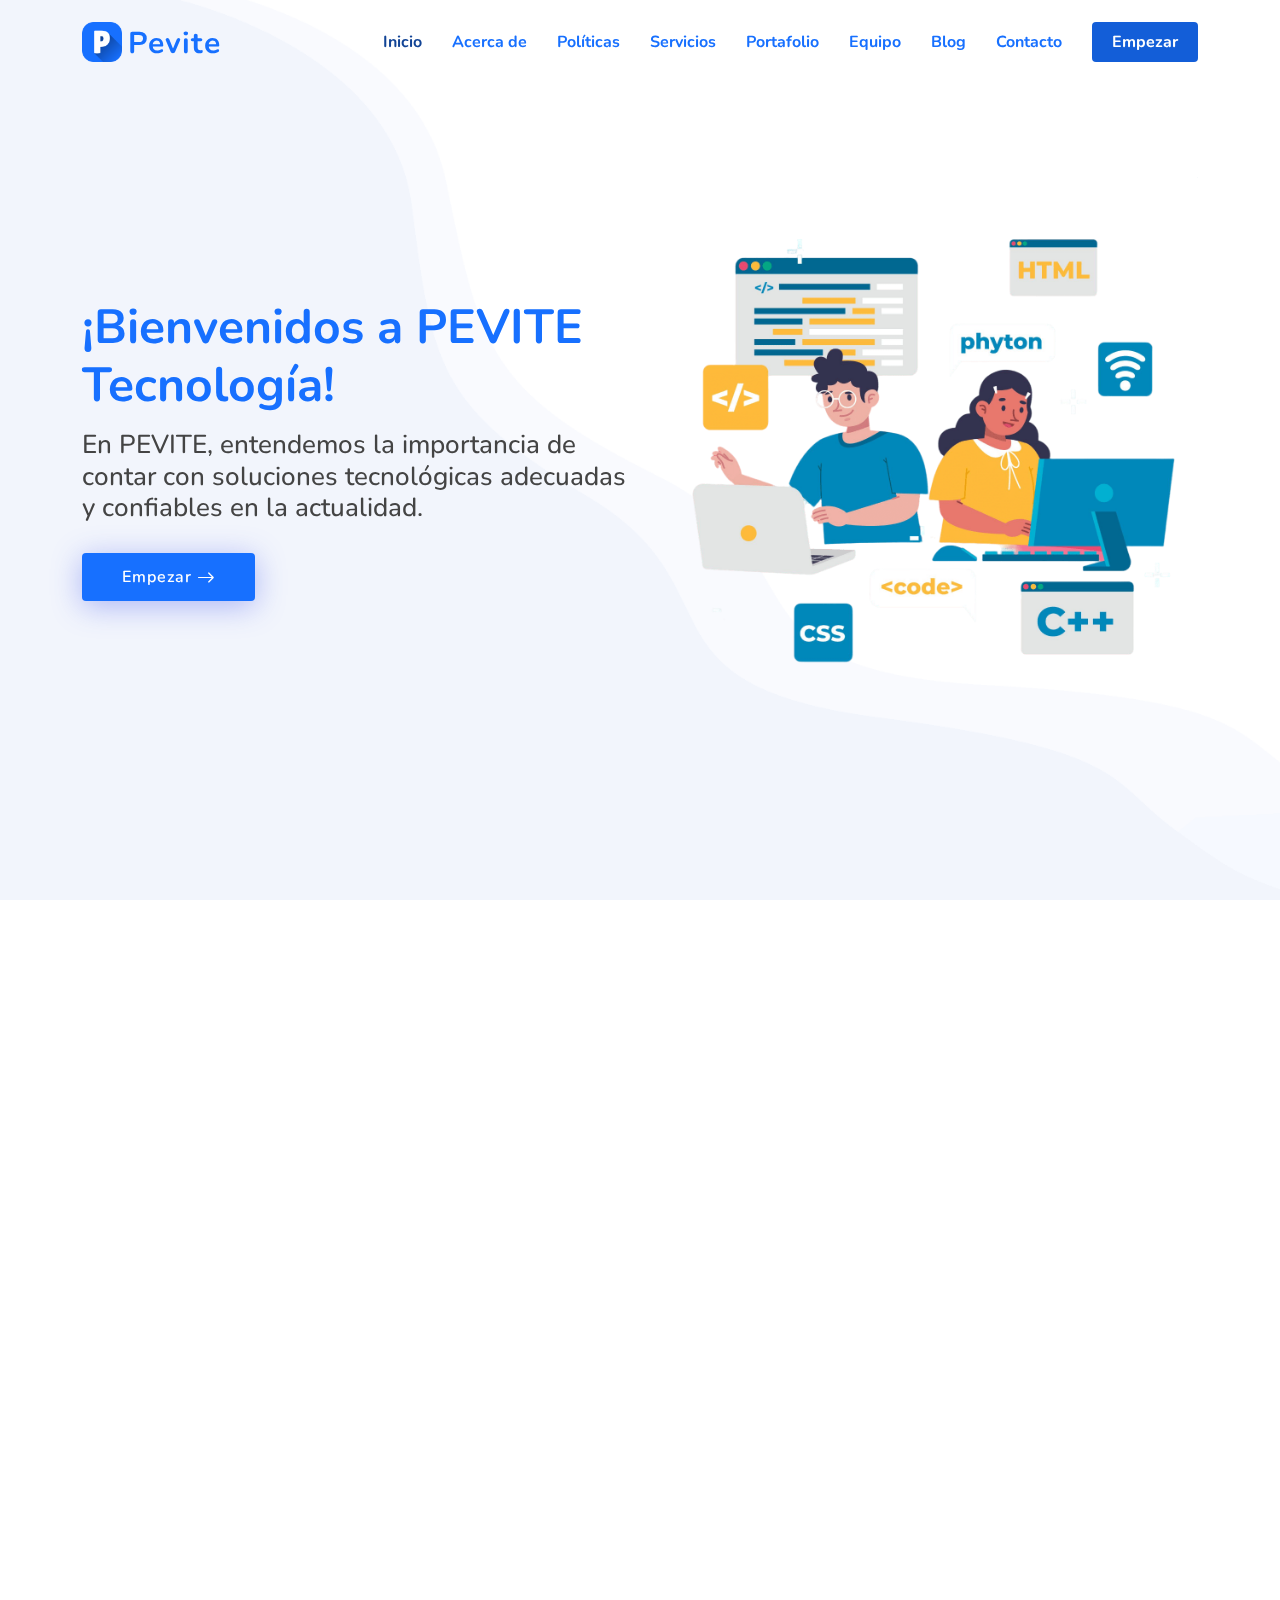
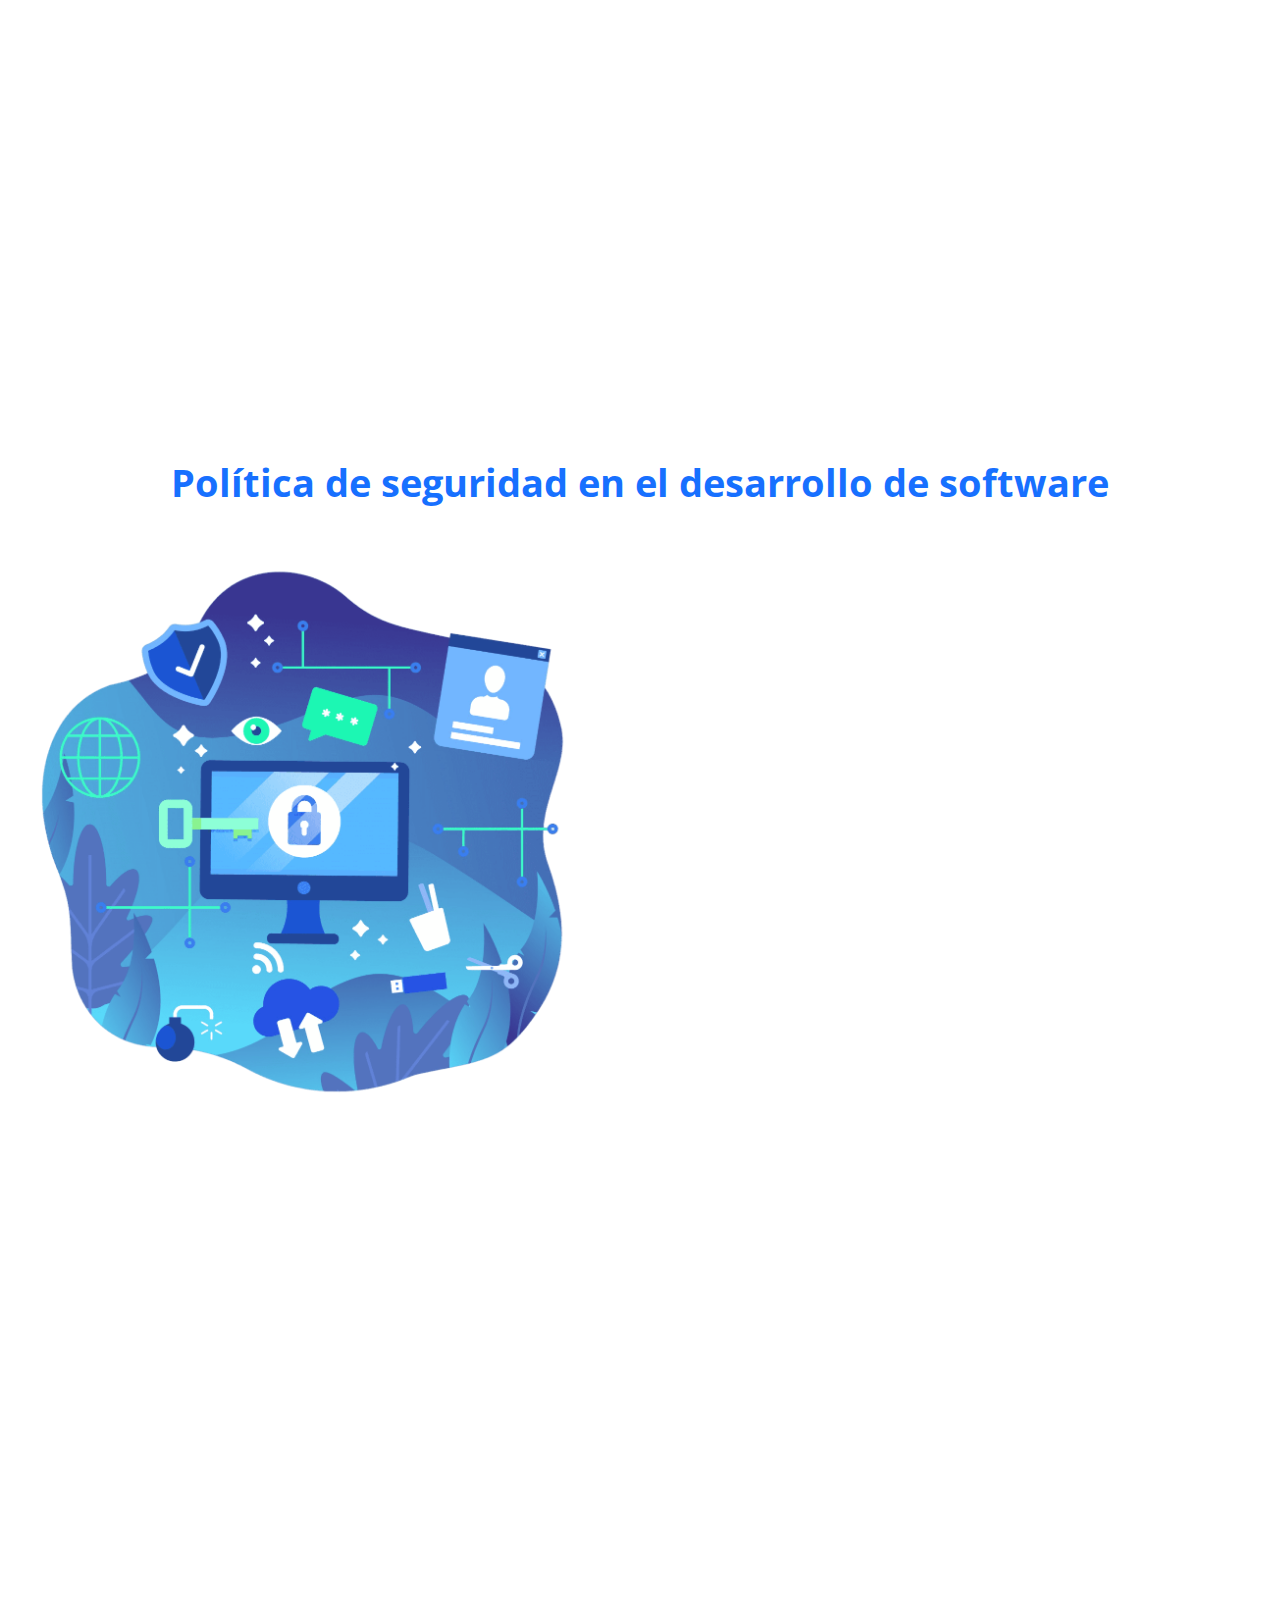
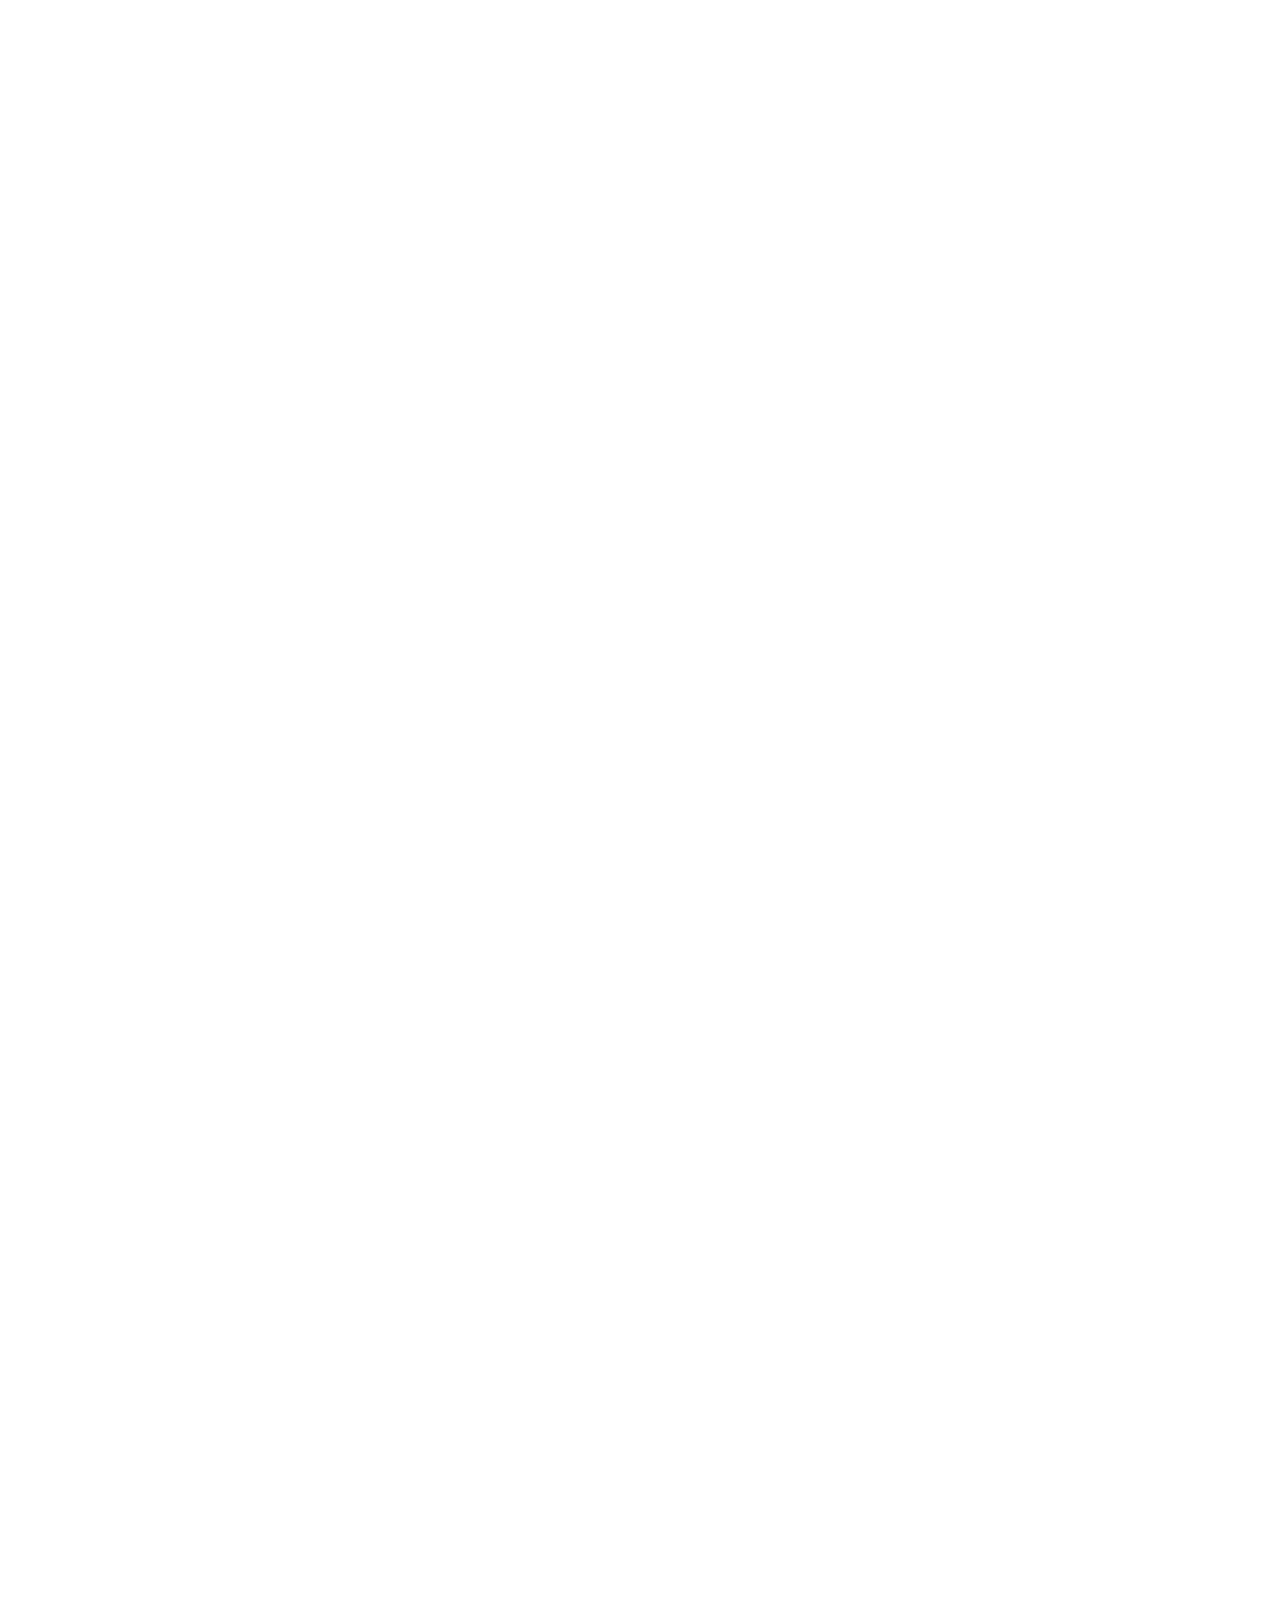
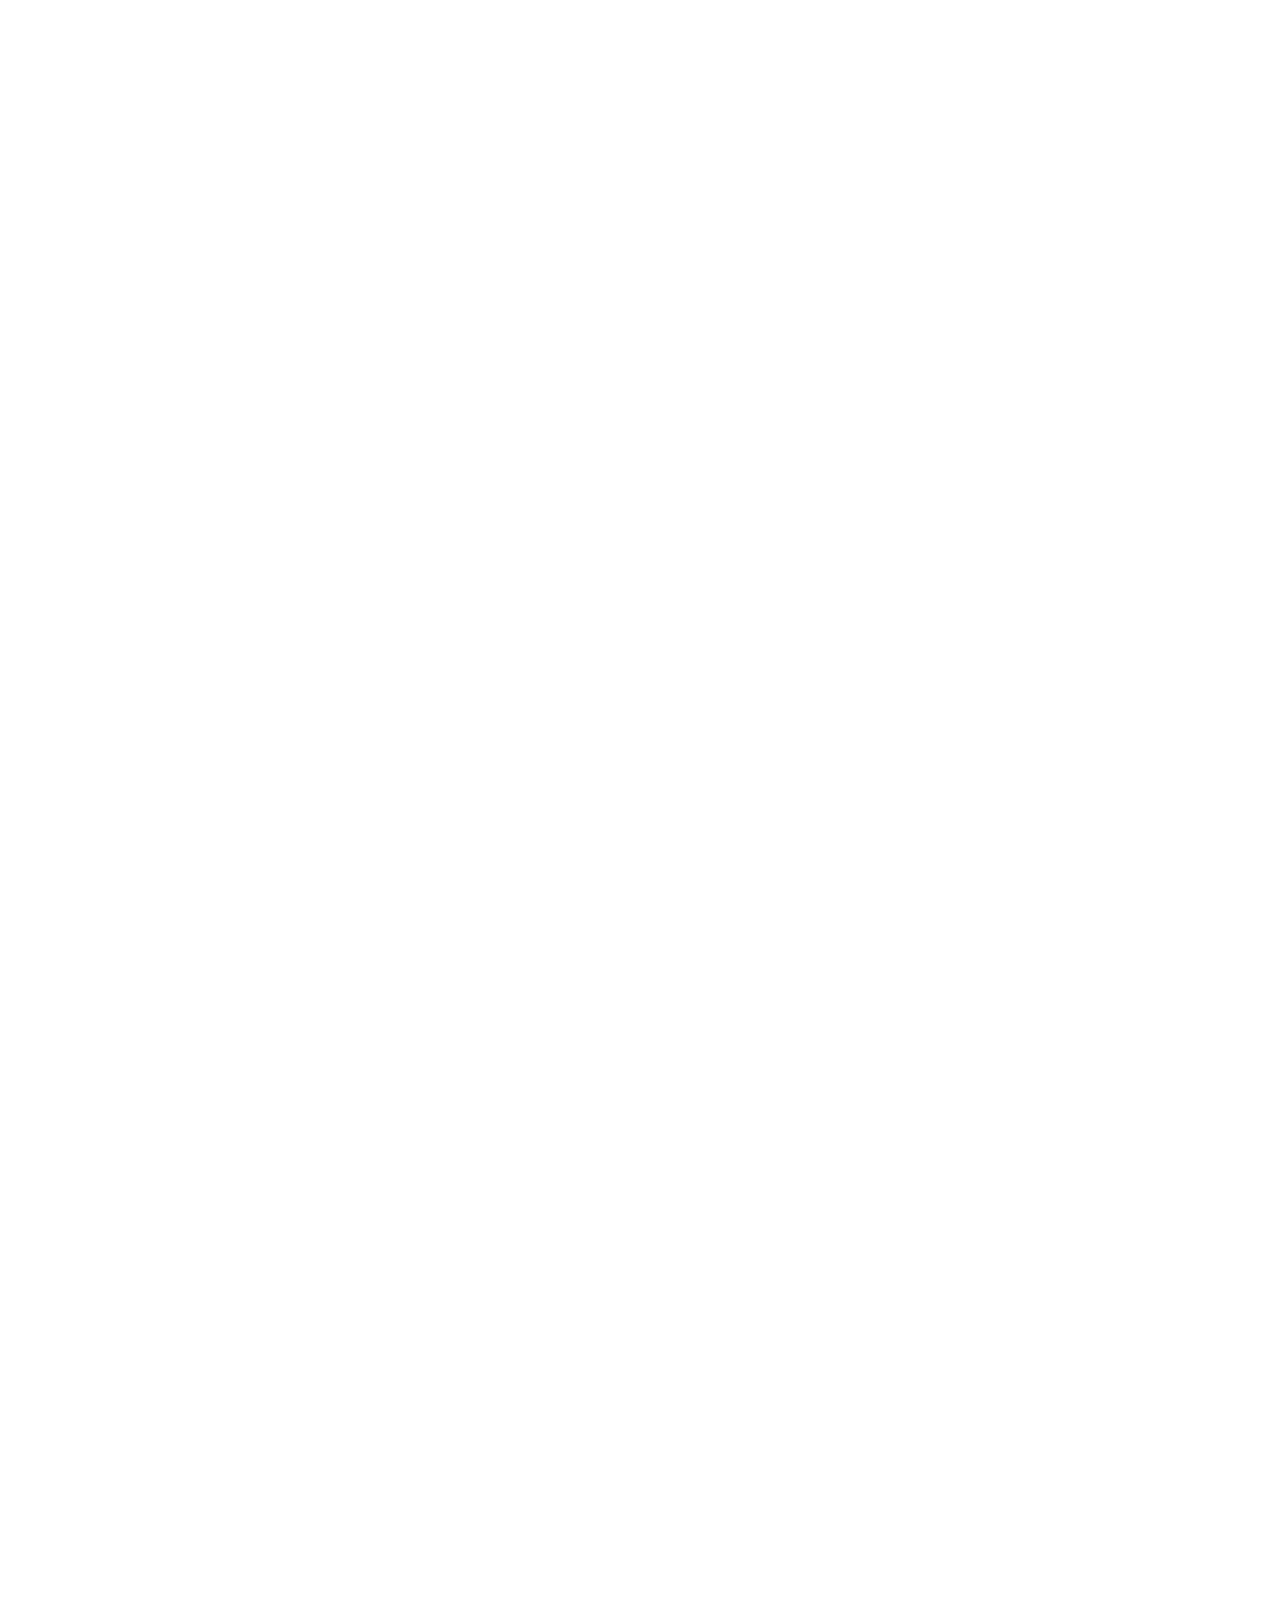
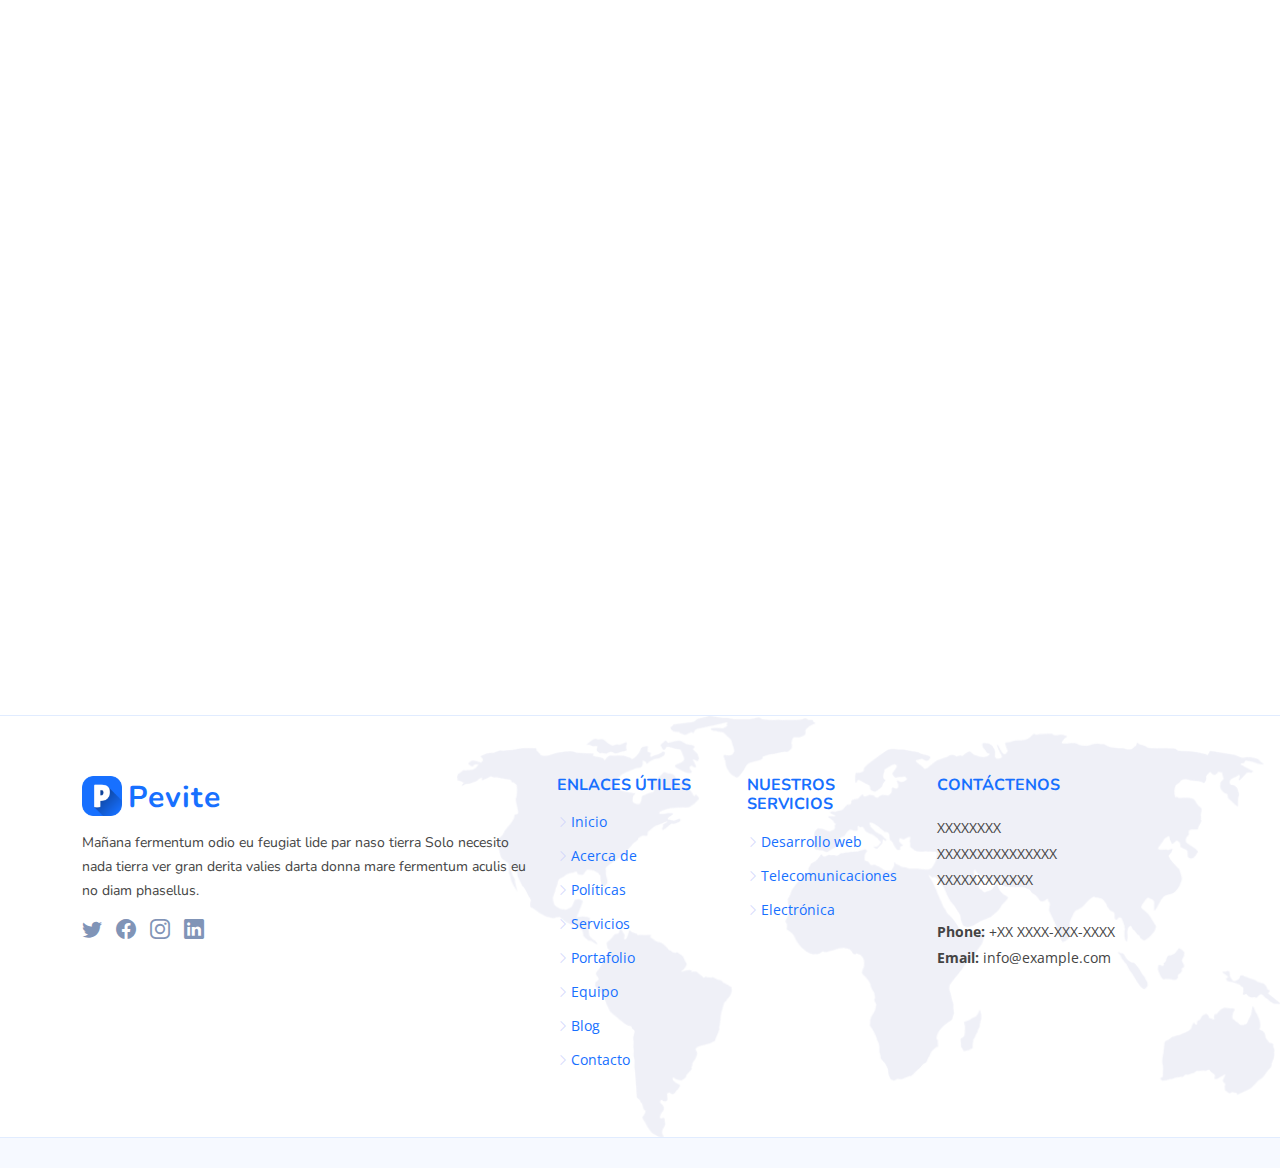
<file: index.html>
<!DOCTYPE html>
<html lang="es">

<head>
  <meta charset="utf-8">
  <meta content="width=device-width, initial-scale=1.0" name="viewport">

  <title>Pevite</title>
  <meta content="PEVITE es una empresa especializada en brindar soluciones tecnológicas de alta calidad y seguridad"
    name="description">
  <meta
    content="Soluciones tecnológicas, desarrollo de software, servicios de consultoría, tecnología de la información, redes y comunicaciones, seguridad informática, transformación digital, innovación tecnológica, experiencia de usuario, plataformas web y móviles, internet de las cosas, big data y analítica, automatización de procesos, soporte técnico, Venezuela."
    name="keywords">

  <!-- Favicons -->
  <link href="assets/logo/logo-ico.ico" rel="icon">


  <!-- Google Fonts -->
  <link
    href="https://fonts.googleapis.com/css?family=Open+Sans:300,300i,400,400i,600,600i,700,700i|Nunito:300,300i,400,400i,600,600i,700,700i|Poppins:300,300i,400,400i,500,500i,600,600i,700,700i"
    rel="stylesheet">

  <!-- Vendor CSS Files -->
  <link href="assets/vendor/aos/aos.css" rel="stylesheet">
  <link href="assets/vendor/bootstrap/css/bootstrap.min.css" rel="stylesheet">
  <link href="assets/vendor/bootstrap-icons/bootstrap-icons.css" rel="stylesheet">
  <link href="assets/vendor/glightbox/css/glightbox.min.css" rel="stylesheet">
  <link href="assets/vendor/remixicon/remixicon.css" rel="stylesheet">
  <link href="assets/vendor/swiper/swiper-bundle.min.css" rel="stylesheet">

  <!-- Template Main CSS File -->
  <link href="assets/css/style.css" rel="stylesheet">

</head>

<body>

  <!-- ======= Header ======= -->
  <header id="header" class="header fixed-top">
    <div class="container-fluid container-xl d-flex align-items-center justify-content-between">

      <a href="#" class="logo d-flex align-items-center">
        <img src="assets/logo/logo.png" alt="">
        <span>Pevite</span>
      </a>

      <nav id="navbar" class="navbar">
        <ul>
          <li><a class="nav-link scrollto active" href="#hero">Inicio</a></li>
          <li><a class="nav-link scrollto" href="#about">Acerca de</a></li>
          <li><a class="nav-link scrollto" href="#poli">Políticas</a></li>
          <li><a class="nav-link scrollto" href="#services">Servicios</a></li>
          <li><a class="nav-link scrollto" href="#portfolio">Portafolio</a></li>
          <li><a class="nav-link scrollto" href="#team">Equipo</a></li>
          <li><a href="#">Blog</a></li>
          <li><a class="nav-link scrollto" href="#contact">Contacto</a></li>
          <li><a class="getstarted scrollto" href="#about">Empezar</a></li>
        </ul>
        <i class="bi bi-list mobile-nav-toggle"></i>
      </nav><!-- .navbar -->

    </div>
  </header><!-- End Header -->

  <!-- ======= Hero Section ======= -->
  <section id="hero" class="hero d-flex align-items-center">

    <div class="container">
      <div class="row">
        <div class="col-lg-6 d-flex flex-column justify-content-center">
          <h1 data-aos="fade-up">¡Bienvenidos a PEVITE Tecnología!</h1>
          <h2 data-aos="fade-up" data-aos-delay="400">En PEVITE, entendemos la importancia de contar con soluciones
            tecnológicas adecuadas y confiables en la actualidad.</h2>
          <div data-aos="fade-up" data-aos-delay="600">
            <div class="text-center text-lg-start">
              <a href="#about"
                class="btn-get-started scrollto d-inline-flex align-items-center justify-content-center align-self-center">
                <span>Empezar</span>
                <i class="bi bi-arrow-right"></i>
              </a>
            </div>
          </div>
        </div>
        <div class="col-lg-6 hero-img" data-aos="zoom-out" data-aos-delay="200">
          <img src="assets/img/4893415-PhotoRoom.png-PhotoRoom (1).png" class="img-fluid" alt="">
        </div>
      </div>
    </div>

  </section><!-- End Hero -->

  <main id="main">
    <!-- ======= About Section ======= -->
    <section id="about" class="about">

      <div class="container" data-aos="fade-up">
        <div class="row gx-0">

          <div class="col-lg-6 d-flex flex-column justify-content-center" data-aos="fade-up" data-aos-delay="200">
            <div class="content">
              <h2>QUIENES SOMOS</h2>
              <p>
                PEVITE es una empresa especializada en brindar soluciones tecnológicas de alta calidad y seguridad.
                Fundada por un grupo de profesionales técnicos con más de 10 años de experiencia en el rubro, nuestra
                empresa está comprometida con la excelencia en el servicio al cliente y el desarrollo de soluciones
                innovadoras que cumplan con las demandas de la tecnología actual.
              </p>

              <h2>MISIÓN</h2>

              <p>
                En PEVITE, nuestra misión es brindar soluciones tecnológicas adecuadas y confiables, basadas en altos
                estándares de calidad, seguridad y responsabilidad ambiental. Nos comprometemos a obtener resultados
                óptimos en cuanto a tiempo, costo y, lo más importante, la satisfacción plena de nuestros clientes.
              </p>
            </div>
          </div>

          <div class="col-lg-6 d-flex align-items-center" data-aos="zoom-out" data-aos-delay="200">
            <img src="assets/logo/a.jpg" class="img-fluid" alt="">
          </div>

        </div>
      </div>

    </section><!-- End About Section -->

    <!-- ======= Features Section ======= -->
    <section id="poli" class="features">

        <div class="container" data-aos="fade-up">



          <!-- Feature Tabs -->
          <div class="row feture-tabs" data-aos="fade-up">
            <div class="col-lg-6">
              <h3>Políticas de calidad</h3>

              <!-- Tabs -->
              <ul class="nav nav-pills mb-3">
                <li>
                  <a class="nav-link active" data-bs-toggle="pill" href="#tab1">Compromiso con la calidad</a>
                </li>
                <li>
                  <a class="nav-link" data-bs-toggle="pill" href="#tab2">Mejora continua</a>
                </li>
                <li>
                  <a class="nav-link" data-bs-toggle="pill" href="#tab3">Enfoque en el cliente</a>
                </li>
              </ul><!-- End Tabs -->

              <!-- Tab Content -->
              <div class="tab-content">

                <div class="tab-pane fade show active" id="tab1">
                  <p>En PEVITE, C.A. estamos comprometidos con la calidad en todos los aspectos de nuestro trabajo. Nos
                    esforzamos por superar las expectativas de nuestros clientes al ofrecer soluciones tecnológicas
                    adecuadas y confiables basadas en altos estándares de calidad, seguridad y responsabilidad ambiental.
                    Nuestro equipo de profesionales técnicos altamente capacitados y con experiencia en el rubro, trabajan
                    con profesionalismo, dedicación y entusiasmo para garantizar la satisfacción total del cliente.</p>
                </div><!-- End Tab 1 Content -->

                <div class="tab-pane fade show" id="tab2">
                  <p>En PEVITE, C.A. creemos en la importancia de la mejora continua para mantenernos actualizados y
                    seguir creciendo como empresa. Nos esforzamos por mantenernos a la vanguardia de las últimas
                    tendencias y tecnologías en nuestro campo para poder brindar a nuestros clientes soluciones
                    innovadoras y eficientes. Además, nos aseguramos de revisar y mejorar constantemente nuestros procesos
                    internos para garantizar la eficacia y eficiencia en nuestros servicios.</p>
                </div><!-- End Tab 2 Content -->

                <div class="tab-pane fade show" id="tab3">
                  <p>En PEVITE, C.A. el cliente es nuestra principal prioridad. Nos enfocamos en entender sus necesidades
                    y expectativas para poder brindarles soluciones tecnológicas personalizadas y adaptadas a sus
                    requerimientos específicos. Además, nos aseguramos de establecer relaciones de confianza y respeto
                    mutuo con nuestros clientes, fomentando una comunicación abierta y transparente. De esta forma,
                    garantizamos que nuestros servicios siempre satisfagan plenamente las necesidades de nuestros
                    clientes.</p>
                </div><!-- End Tab 3 Content -->

              </div>

            </div>

            <div class="col-lg-6">
              <img src="assets/img/features-2.png" class="img-fluid" alt="">
            </div>



          </div><!-- End Feature Tabs -->

          </div>


          <br>
          <br>
          <br>
          <br>
       
        <section>
          <header class="section-header">
            <p>Política de seguridad en el desarrollo de software</p>
          </header>

          <div class="row">

            <div class="col-lg-6">
              <img src="assets/logo/2149568-PhotoRoom.png-PhotoRoom (1).png" class="img-fluid" alt="">
            </div>

            <div class="col-lg-6 mt-5 mt-lg-0 d-flex">
              <div class="row align-self-center gy-4">

                <div class="col-md-6" data-aos="zoom-out" data-aos-delay="200">
                  <div class="feature-box d-flex align-items-center">
                    <i class="bi bi-check"></i>
                    <h3>Identificación y evaluación de riesgos en el desarrollo de software.</h3>
                  </div>
                </div>

                <div class="col-md-6" data-aos="zoom-out" data-aos-delay="300">
                  <div class="feature-box d-flex align-items-center">
                    <i class="bi bi-check"></i>
                    <h3>Pruebas de seguridad durante todo el proceso de desarrollo.</h3>
                  </div>
                </div>

                <div class="col-md-6" data-aos="zoom-out" data-aos-delay="400">
                  <div class="feature-box d-flex align-items-center">
                    <i class="bi bi-check"></i>
                    <h3>Encriptación de datos sensibles.</h3>
                  </div>
                </div>

                <div class="col-md-6" data-aos="zoom-out" data-aos-delay="500">
                  <div class="feature-box d-flex align-items-center">
                    <i class="bi bi-check"></i>
                    <h3>Restricción de acceso a la información a usuarios autorizados.</h3>
                  </div>
                </div>

                <div class="col-md-6" data-aos="zoom-out" data-aos-delay="600">
                  <div class="feature-box d-flex align-items-center">
                    <i class="bi bi-check"></i>
                    <h3>Actualización constante de los sistemas y herramientas utilizados.</h3>
                  </div>
                </div>

                <div class="col-md-6" data-aos="zoom-out" data-aos-delay="700">
                  <div class="feature-box d-flex align-items-center">
                    <i class="bi bi-check"></i>
                    <h3>Capacitación periódica a nuestros colaboradores en materia de seguridad informática.</h3>
                  </div>
                </div>

              </div>
            </div>

          </div> <!-- / row -->
        </section>
        <br>
        <br>
        <br>
        <!-- ======= Values Section ======= -->
        <section id="services" class="values">

          <div class="container" data-aos="fade-up">

            <header class="section-header">
              <p>Nuestros servicios</p>
            </header>

            <div class="row">

              <div class="col-lg-4" data-aos="fade-up" data-aos-delay="200">
                <div class="box">
                  <img src="assets/img/2885309-PhotoRoom.png-PhotoRoom (1).png" class="img-fluid" alt="">
                  <h3>Desarrollo web</h3>
                  <p>
                    Nuestros servicios en la creación de páginas web abarcan desde la implementación de diseños
                    estáticos hasta el desarrollo de sistemas dinámicos con almacenamiento en base de datos, para
                    brindar una experiencia completa y personalizada a nuestros clientes en su presencia en línea.
                    Además, ofrecemos soluciones integrales de infraestructura informática para empresas que buscan
                    mejorar su eficiencia y productividad en el uso de tecnologías de la información.</p>
                </div>
              </div>

              <div class="col-lg-4 mt-4 mt-lg-0" data-aos="fade-up" data-aos-delay="400">
                <div class="box">
                  <img src="assets/img/34765-PhotoRoom.png-PhotoRoom (1).png" class="img-fluid" alt="">
                  <h3>Telecomunicaciones</h3>
                  <p>
                    Servicios de instalación y mantenimiento de equipos de telecomunicaciones, incluyendo la central,
                    cabecera o nodo del servicio. Diseño e instalación de redes Backhaul y equipos Metro, así como de
                    cableado estructurado de cable UTP. También ofrecemos servicios de instalación para redes ADSL, VDSL
                    y de conmutación, junto con la configuración de routers y switches para redes IP. Nuestros servicios
                    también incluyen la implementación de enlaces Wi-Fi y VSAT, así como la instalación de access points
                    outdoor/indoor y enlaces punto a punto.</p>
                </div>
              </div>

              <div class="col-lg-4 mt-4 mt-lg-0" data-aos="fade-up" data-aos-delay="600">
                <div class="box">
                  <img src="assets/img/5035199-PhotoRoom.png-PhotoRoom (1).png" class="img-fluid" alt="">
                  <h3>Electrónica</h3>
                  <p>
                    Ofrecemos servicios de electrónica para sistemas automáticos interconectados que se adaptan a las
                    necesidades de nuestros clientes. Destacan instalación de portones eléctricos, sistemas de apertura
                    y cierre de seguridad, control de climatización y sistemas de seguridad perimétricos. Contamos con
                    experiencia en CCTV e integración con otros sistemas de seguridad, ampliación de sistemas de alarma
                    y notificaciones inteligentes. Nos enfocamos en brindar soluciones eficientes y seguras para
                    garantizar la tranquilidad de nuestros clientes.</p>
                </div>
              </div>

            </div>

          </div>





          <!-- ======= Counts Section ======= -->
          <section id="counts" class="counts">
            <div class="container" data-aos="fade-up">

              <div class="row gy-4">

                <div class="col-lg-3 col-md-6">
                  <div class="count-box">
                    <i class="bi bi-emoji-smile"></i>
                    <div>
                      <span data-purecounter-start="0" data-purecounter-end="232" data-purecounter-duration="1"
                        class="purecounter"></span>
                      <p>Clientes Felices</p>
                    </div>
                  </div>
                </div>

                <div class="col-lg-3 col-md-6">
                  <div class="count-box">
                    <i class="bi bi-journal-richtext" style="color: #ee6c20;"></i>
                    <div>
                      <span data-purecounter-start="0" data-purecounter-end="521" data-purecounter-duration="1"
                        class="purecounter"></span>
                      <p>Proyectos</p>
                    </div>
                  </div>
                </div>

                <div class="col-lg-3 col-md-6">
                  <div class="count-box">
                    <i class="bi bi-headset" style="color: #15be56;"></i>
                    <div>
                      <span data-purecounter-start="0" data-purecounter-end="1463" data-purecounter-duration="1"
                        class="purecounter"></span>
                      <p>Horas de soporte</p>
                    </div>
                  </div>
                </div>

                <div class="col-lg-3 col-md-6">
                  <div class="count-box">
                    <i class="bi bi-people" style="color: #bb0852;"></i>
                    <div>
                      <span data-purecounter-start="0" data-purecounter-end="15" data-purecounter-duration="1"
                        class="purecounter"></span>
                      <p>Buenos trabajadores</p>
                    </div>
                  </div>
                </div>

              </div>

            </div>
          </section><!-- End Counts Section -->



          <!-- ======= Portfolio Section ======= -->
          <section id="portfolio" class="portfolio">

            <div class="container" data-aos="fade-up">

              <header class="section-header">
                <p>Consulta nuestros últimos trabajos</p>
              </header>

              <div class="row" data-aos="fade-up" data-aos-delay="100">
                <div class="col-lg-12 d-flex justify-content-center">
                  <ul id="portfolio-flters">
                    <li data-filter="*" class="filter-active">Todo</li>
                    <li data-filter=".filter-app">Aplicación</li>
                    <li data-filter=".filter-card">Tarjeta</li>
                    <li data-filter=".filter-web">Web</li>
                  </ul>
                </div>
              </div>

              <div class="row gy-4 portfolio-container" data-aos="fade-up" data-aos-delay="200">

                <div class="col-lg-4 col-md-6 portfolio-item filter-app">
                  <div class="portfolio-wrap">
                    <img src="assets/img/portfolio/portfolio-1.jpg" class="img-fluid" alt="">
                    <div class="portfolio-info">
                      <h4>App 1</h4>
                      <p>App</p>
                      <div class="portfolio-links">
                        <a href="assets/img/portfolio/portfolio-1.jpg" data-gallery="portfolioGallery"
                          class="portfokio-lightbox" title="App 1"><i class="bi bi-plus"></i></a>
                        <a href="portfolio-details.html" title="More Details"><i class="bi bi-link"></i></a>
                      </div>
                    </div>
                  </div>
                </div>

                <div class="col-lg-4 col-md-6 portfolio-item filter-web">
                  <div class="portfolio-wrap">
                    <img src="assets/img/portfolio/portfolio-2.jpg" class="img-fluid" alt="">
                    <div class="portfolio-info">
                      <h4>Web 3</h4>
                      <p>Web</p>
                      <div class="portfolio-links">
                        <a href="assets/img/portfolio/portfolio-2.jpg" data-gallery="portfolioGallery"
                          class="portfokio-lightbox" title="Web 3"><i class="bi bi-plus"></i></a>
                        <a href="portfolio-details.html" title="More Details"><i class="bi bi-link"></i></a>
                      </div>
                    </div>
                  </div>
                </div>

                <div class="col-lg-4 col-md-6 portfolio-item filter-app">
                  <div class="portfolio-wrap">
                    <img src="assets/img/portfolio/portfolio-3.jpg" class="img-fluid" alt="">
                    <div class="portfolio-info">
                      <h4>App 2</h4>
                      <p>App</p>
                      <div class="portfolio-links">
                        <a href="assets/img/portfolio/portfolio-3.jpg" data-gallery="portfolioGallery"
                          class="portfokio-lightbox" title="App 2"><i class="bi bi-plus"></i></a>
                        <a href="portfolio-details.html" title="More Details"><i class="bi bi-link"></i></a>
                      </div>
                    </div>
                  </div>
                </div>

                <div class="col-lg-4 col-md-6 portfolio-item filter-card">
                  <div class="portfolio-wrap">
                    <img src="assets/img/portfolio/portfolio-4.jpg" class="img-fluid" alt="">
                    <div class="portfolio-info">
                      <h4>Card 2</h4>
                      <p>Card</p>
                      <div class="portfolio-links">
                        <a href="assets/img/portfolio/portfolio-4.jpg" data-gallery="portfolioGallery"
                          class="portfokio-lightbox" title="Card 2"><i class="bi bi-plus"></i></a>
                        <a href="portfolio-details.html" title="More Details"><i class="bi bi-link"></i></a>
                      </div>
                    </div>
                  </div>
                </div>

                <div class="col-lg-4 col-md-6 portfolio-item filter-web">
                  <div class="portfolio-wrap">
                    <img src="assets/img/portfolio/portfolio-5.jpg" class="img-fluid" alt="">
                    <div class="portfolio-info">
                      <h4>Web 2</h4>
                      <p>Web</p>
                      <div class="portfolio-links">
                        <a href="assets/img/portfolio/portfolio-5.jpg" data-gallery="portfolioGallery"
                          class="portfokio-lightbox" title="Web 2"><i class="bi bi-plus"></i></a>
                        <a href="portfolio-details.html" title="More Details"><i class="bi bi-link"></i></a>
                      </div>
                    </div>
                  </div>
                </div>

                <div class="col-lg-4 col-md-6 portfolio-item filter-app">
                  <div class="portfolio-wrap">
                    <img src="assets/img/portfolio/portfolio-6.jpg" class="img-fluid" alt="">
                    <div class="portfolio-info">
                      <h4>App 3</h4>
                      <p>App</p>
                      <div class="portfolio-links">
                        <a href="assets/img/portfolio/portfolio-6.jpg" data-gallery="portfolioGallery"
                          class="portfokio-lightbox" title="App 3"><i class="bi bi-plus"></i></a>
                        <a href="portfolio-details.html" title="More Details"><i class="bi bi-link"></i></a>
                      </div>
                    </div>
                  </div>
                </div>

                <div class="col-lg-4 col-md-6 portfolio-item filter-card">
                  <div class="portfolio-wrap">
                    <img src="assets/img/portfolio/portfolio-7.jpg" class="img-fluid" alt="">
                    <div class="portfolio-info">
                      <h4>Card 1</h4>
                      <p>Card</p>
                      <div class="portfolio-links">
                        <a href="assets/img/portfolio/portfolio-7.jpg" data-gallery="portfolioGallery"
                          class="portfokio-lightbox" title="Card 1"><i class="bi bi-plus"></i></a>
                        <a href="portfolio-details.html" title="More Details"><i class="bi bi-link"></i></a>
                      </div>
                    </div>
                  </div>
                </div>

                <div class="col-lg-4 col-md-6 portfolio-item filter-card">
                  <div class="portfolio-wrap">
                    <img src="assets/img/portfolio/portfolio-8.jpg" class="img-fluid" alt="">
                    <div class="portfolio-info">
                      <h4>Card 3</h4>
                      <p>Card</p>
                      <div class="portfolio-links">
                        <a href="assets/img/portfolio/portfolio-8.jpg" data-gallery="portfolioGallery"
                          class="portfokio-lightbox" title="Card 3"><i class="bi bi-plus"></i></a>
                        <a href="portfolio-details.html" title="More Details"><i class="bi bi-link"></i></a>
                      </div>
                    </div>
                  </div>
                </div>

                <div class="col-lg-4 col-md-6 portfolio-item filter-web">
                  <div class="portfolio-wrap">
                    <img src="assets/img/portfolio/portfolio-9.jpg" class="img-fluid" alt="">
                    <div class="portfolio-info">
                      <h4>Web 3</h4>
                      <p>Web</p>
                      <div class="portfolio-links">
                        <a href="assets/img/portfolio/portfolio-9.jpg" data-gallery="portfolioGallery"
                          class="portfokio-lightbox" title="Web 3"><i class="bi bi-plus"></i></a>
                        <a href="portfolio-details.html" title="More Details"><i class="bi bi-link"></i></a>
                      </div>
                    </div>
                  </div>
                </div>

              </div>

            </div>

          </section><!-- End Portfolio Section -->

          <!-- ======= Testimonials Section ======= -->


          <!-- ======= Team Section ======= -->
          <section id="team" class="team">

            <div class="container" data-aos="fade-up">

              <header class="section-header">
                <p>Nuestro equipo de trabajo</p>
              </header>

              <div class="row gy-4">

                <div class="col-lg-3 col-md-6 d-flex align-items-stretch" data-aos="fade-up" data-aos-delay="100">
                  <div class="member">
                    <div class="member-img">
                      <img src="assets/img/Imagen de WhatsApp 2023-05-02 a las 08.13.39-PhotoRoom.png-PhotoRoom.png"
                        class="img-fluid" alt="">
                      <div class="social">
                        <a href=""><i class="bi bi-twitter"></i></a>
                        <a href=""><i class="bi bi-facebook"></i></a>
                        <a href=""><i class="bi bi-instagram"></i></a>
                        <a href=""><i class="bi bi-linkedin"></i></a>
                      </div>
                    </div>
                    <div class="member-info">
                      <h4>Humberto Felix Aviño Salazar</h4>
                      <span>Director ejecutivo</span>
                      <p>un gran poder conlleva una gran responsabilidad</p>
                    </div>
                  </div>
                </div>

                <div class="col-lg-3 col-md-6 d-flex align-items-stretch" data-aos="fade-up" data-aos-delay="200">
                  <div class="member">
                    <div class="member-img">
                      <img src="assets/img/team/team-2.jpg" class="img-fluid" alt="">
                      <div class="social">
                        <a href=""><i class="bi bi-twitter"></i></a>
                        <a href=""><i class="bi bi-facebook"></i></a>
                        <a href=""><i class="bi bi-instagram"></i></a>
                        <a href=""><i class="bi bi-linkedin"></i></a>
                      </div>
                    </div>
                    <div class="member-info">
                      <h4>Desiree viloria</h4>
                      <span>Gerente de producto</span>
                      <p>Donde ser repelido porque eso Es él y sus acusadores quienes huyen y toman una parte no pequeña
                        de su cuerpo. Pero con placer, que ni la mente ni el sabio rechazan.</p>
                    </div>
                  </div>
                </div>

                <div class="col-lg-3 col-md-6 d-flex align-items-stretch" data-aos="fade-up" data-aos-delay="300">
                  <div class="member">
                    <div class="member-img">
                      <img src="assets/img/team/team-3.jpg" class="img-fluid" alt="">
                      <div class="social">
                        <a href=""><i class="bi bi-twitter"></i></a>
                        <a href=""><i class="bi bi-facebook"></i></a>
                        <a href=""><i class="bi bi-instagram"></i></a>
                        <a href=""><i class="bi bi-linkedin"></i></a>
                      </div>
                    </div>
                    <div class="member-info">
                      <h4>Edgidio Ranze Leon Florez</h4>
                      <span>CTO</span>
                      <p>De hecho, todo tendrá consecuencias. La felicidad será perseguida por aquellos que dejan
                        problemas. Porque los placeres, o el arquitecto, se exasperan aún más por la forma de los
                        problemas.</p>
                    </div>
                  </div>
                </div>

                <div class="col-lg-3 col-md-6 d-flex align-items-stretch" data-aos="fade-up" data-aos-delay="400">
                  <div class="member">
                    <div class="member-img">
                      <img src="assets/img/team/team-4.jpg" class="img-fluid" alt="">
                      <div class="social">
                        <a href=""><i class="bi bi-twitter"></i></a>
                        <a href=""><i class="bi bi-facebook"></i></a>
                        <a href=""><i class="bi bi-instagram"></i></a>
                        <a href=""><i class="bi bi-linkedin"></i></a>
                      </div>
                    </div>
                    <div class="member-info">
                      <h4>No se que nombre poner Jepson</h4>
                      <span>Contador</span>
                      <p>El placer de las cosas no gana distinción de la mente y abandona el placer del corazón. Porque
                        o algo y dolor para que podamos realizar las tareas.</p>
                    </div>
                  </div>
                </div>

              </div>

            </div>

          </section><!-- End Team Section -->

          <!-- ======= Clients Section ======= -->
          <section id="clients" class="clients">

            <div class="container" data-aos="fade-up">

              <header class="section-header">
                <p>Nuestros clientes</p>
              </header>

              <div class="clients-slider swiper">
                <div class="swiper-wrapper align-items-center">
                  <div class="swiper-slide"><img src="assets/img/clients/client-1.png" class="img-fluid" alt=""></div>
                  <div class="swiper-slide"><img src="assets/img/clients/client-2.png" class="img-fluid" alt=""></div>
                  <div class="swiper-slide"><img src="assets/img/clients/client-3.png" class="img-fluid" alt=""></div>
                  <div class="swiper-slide"><img src="assets/img/clients/client-4.png" class="img-fluid" alt=""></div>
                  <div class="swiper-slide"><img src="assets/img/clients/client-5.png" class="img-fluid" alt=""></div>
                  <div class="swiper-slide"><img src="assets/img/clients/client-6.png" class="img-fluid" alt=""></div>
                  <div class="swiper-slide"><img src="assets/img/clients/client-7.png" class="img-fluid" alt=""></div>
                  <div class="swiper-slide"><img src="assets/img/clients/client-8.png" class="img-fluid" alt=""></div>
                </div>
                <div class="swiper-pagination"></div>
              </div>
            </div>

          </section><!-- End Clients Section -->

          <!-- ======= Recent Blog Posts Section ======= -->
          <section id="recent-blog-posts" class="recent-blog-posts">

            <div class="container" data-aos="fade-up">

              <header class="section-header">
                <p>Publicaciones recientes de nuestro Blog</p>
              </header>

              <div class="row">

                <div class="col-lg-4">
                  <div class="post-box">
                    <div class="post-img"><img src="assets/img/blog/blog-1.jpg" class="img-fluid" alt=""></div>
                    <span class="post-date">Tue, September 15</span>
                    <h3 class="post-title">Eum ad dolor et. Autem aut fugiat debitis voluptatem consequuntur sit</h3>
                    <a href="#" class="readmore stretched-link mt-auto"><span>Read More</span><i
                        class="bi bi-arrow-right"></i></a>
                  </div>
                </div>

                <div class="col-lg-4">
                  <div class="post-box">
                    <div class="post-img"><img src="assets/img/blog/blog-2.jpg" class="img-fluid" alt=""></div>
                    <span class="post-date">Fri, August 28</span>
                    <h3 class="post-title">Et repellendus molestiae qui est sed omnis voluptates magnam</h3>
                    <a href="#" class="readmore stretched-link mt-auto"><span>Read More</span><i
                        class="bi bi-arrow-right"></i></a>
                  </div>
                </div>

                <div class="col-lg-4">
                  <div class="post-box">
                    <div class="post-img"><img src="assets/img/blog/blog-3.jpg" class="img-fluid" alt=""></div>
                    <span class="post-date">Mon, July 11</span>
                    <h3 class="post-title">Quia assumenda est et veritatis aut quae</h3>
                    <a href="#" class="readmore stretched-link mt-auto"><span>Read More</span><i
                        class="bi bi-arrow-right"></i></a>
                  </div>
                </div>

              </div>

            </div>

          </section><!-- End Recent Blog Posts Section -->
          <br>
          <!-- ======= Contact Section ======= -->
          <section id="contact" class="contact">

            <div class="container" data-aos="fade-up">

              <header class="section-header">
                <p>Contáctenos</p>
              </header>

              <div class="row gy-4">

                <div class="col-lg-6">

                  <div class="row gy-4">
                    <div class="col-md-6">
                      <div class="info-box">
                        <i class="bi bi-geo-alt"></i>
                        <h3>DIRECCIÓN</h3>
                        <p>X</p>
                      </div>
                    </div>
                    <div class="col-md-6">
                      <div class="info-box">
                        <i class="bi bi-telephone"></i>
                        <h3>Llámenos</h3>
                        <p>+XXXX-XXX-XXXX</p>
                      </div>
                    </div>
                    <div class="col-md-6">
                      <div class="info-box">
                        <i class="bi bi-envelope"></i>
                        <h3>Envíanos un correo electrónico</h3>
                        <p>info@example.com<br>contact@example.com</p>
                      </div>
                    </div>
                    <div class="col-md-6">
                      <div class="info-box">
                        <i class="bi bi-clock"></i>
                        <h3>Horarios de apertura</h3>
                        <p>Monday - Friday<br>9:00AM - 05:00PM</p>
                      </div>
                    </div>
                  </div>

                </div>

                <div class="col-lg-6">
                  <form action="" method="post" class="php-email-form">
                    <div class="row gy-4">

                      <div class="col-md-6">
                        <input type="text" name="name" class="form-control" placeholder="Su nombre" required>
                      </div>

                      <div class="col-md-6 ">
                        <input type="email" class="form-control" name="email" placeholder="Tu correo electrónico"
                          required>
                      </div>

                      <div class="col-md-12">
                        <input type="text" class="form-control" name="subject" placeholder="Asunto" required>
                      </div>

                      <div class="col-md-12">
                        <textarea class="form-control" name="message" rows="6" placeholder="Mensaje"
                          required></textarea>
                      </div>

                      <div class="col-md-12 text-center">
                        <div class="loading">Loading</div>
                        <div class="error-message"></div>
                        <div class="sent-message">Your message has been sent. Thank you!</div>

                        <button type="submit">Enviar mensaje</button>
                      </div>

                    </div>
                  </form>

                </div>

              </div>

            </div>

          </section><!-- End Contact Section -->

  </main><!-- End #main -->

  <!-- ======= Footer ======= -->
  <footer id="footer" class="footer">


    <div class="footer-top">
      <div class="container">
        <div class="row gy-4">
          <div class="col-lg-5 col-md-12 footer-info">
            <a href="#" class="logo d-flex align-items-center">
              <img src="assets/logo/logo.png" alt="">
              <span>Pevite</span>
            </a>
            <p>Mañana fermentum odio eu feugiat lide par naso tierra Solo necesito nada tierra ver gran derita valies darta donna mare fermentum aculis eu no diam phasellus.</p>
            <div class="social-links mt-3">
              <a href="#" class="twitter"><i class="bi bi-twitter"></i></a>
              <a href="#" class="facebook"><i class="bi bi-facebook"></i></a>
              <a href="#" class="instagram"><i class="bi bi-instagram"></i></a>
              <a href="#" class="linkedin"><i class="bi bi-linkedin"></i></a>
            </div>
          </div>

          <div class="col-lg-2 col-6 footer-links">
            <h4>ENLACES ÚTILES</h4>
            <ul>
              <li><i class="bi bi-chevron-right"></i> <a href="#">Inicio</a></li>
              <li><i class="bi bi-chevron-right"></i> <a href="#">Acerca de</a></li>
              <li><i class="bi bi-chevron-right"></i> <a href="#">Políticas</a></li>
              <li><i class="bi bi-chevron-right"></i> <a href="#">Servicios</a></li>
              <li><i class="bi bi-chevron-right"></i> <a href="#">Portafolio</a></li>
              <li><i class="bi bi-chevron-right"></i> <a href="#">Equipo</a></li>
              <li><i class="bi bi-chevron-right"></i> <a href="#">Blog</a></li>
              <li><i class="bi bi-chevron-right"></i> <a href="#">Contacto</a></li>
            </ul>
          </div>

          <div class="col-lg-2 col-6 footer-links">
            <h4>NUESTROS SERVICIOS</h4>
            <ul>
              <li><i class="bi bi-chevron-right"></i> <a href="#">Desarrollo web</a></li>
              <li><i class="bi bi-chevron-right"></i> <a href="#">Telecomunicaciones</a></li>
              <li><i class="bi bi-chevron-right"></i> <a href="#">Electrónica</a></li>
            </ul>
          </div>

          <div class="col-lg-3 col-md-12 footer-contact text-center text-md-start">
            <h4>CONTÁCTENOS</h4>
            <p>
              XXXXXXXX <br>
              XXXXXXXXXXXXXXX<br>
              XXXXXXXXXXXX <br><br>
              <strong>Phone:</strong> +XX XXXX-XXX-XXXX<br>
              <strong>Email:</strong> info@example.com<br>
            </p>

          </div>

        </div>
      </div>
    </div>
  </footer><!-- End Footer -->

  <a href="#" class="back-to-top d-flex align-items-center justify-content-center"><i
      class="bi bi-arrow-up-short"></i></a>

  <!-- Vendor JS Files -->
  <script src="assets/vendor/purecounter/purecounter_vanilla.js"></script>
  <script src="assets/vendor/aos/aos.js"></script>
  <script src="assets/vendor/bootstrap/js/bootstrap.bundle.min.js"></script>
  <script src="assets/vendor/glightbox/js/glightbox.min.js"></script>
  <script src="assets/vendor/isotope-layout/isotope.pkgd.min.js"></script>
  <script src="assets/vendor/swiper/swiper-bundle.min.js"></script>
  <script src="assets/vendor/php-email-form/validate.js"></script>

  <!-- Template Main JS File -->
  <script src="assets/js/main.js"></script>

</body>

</html>
</file>
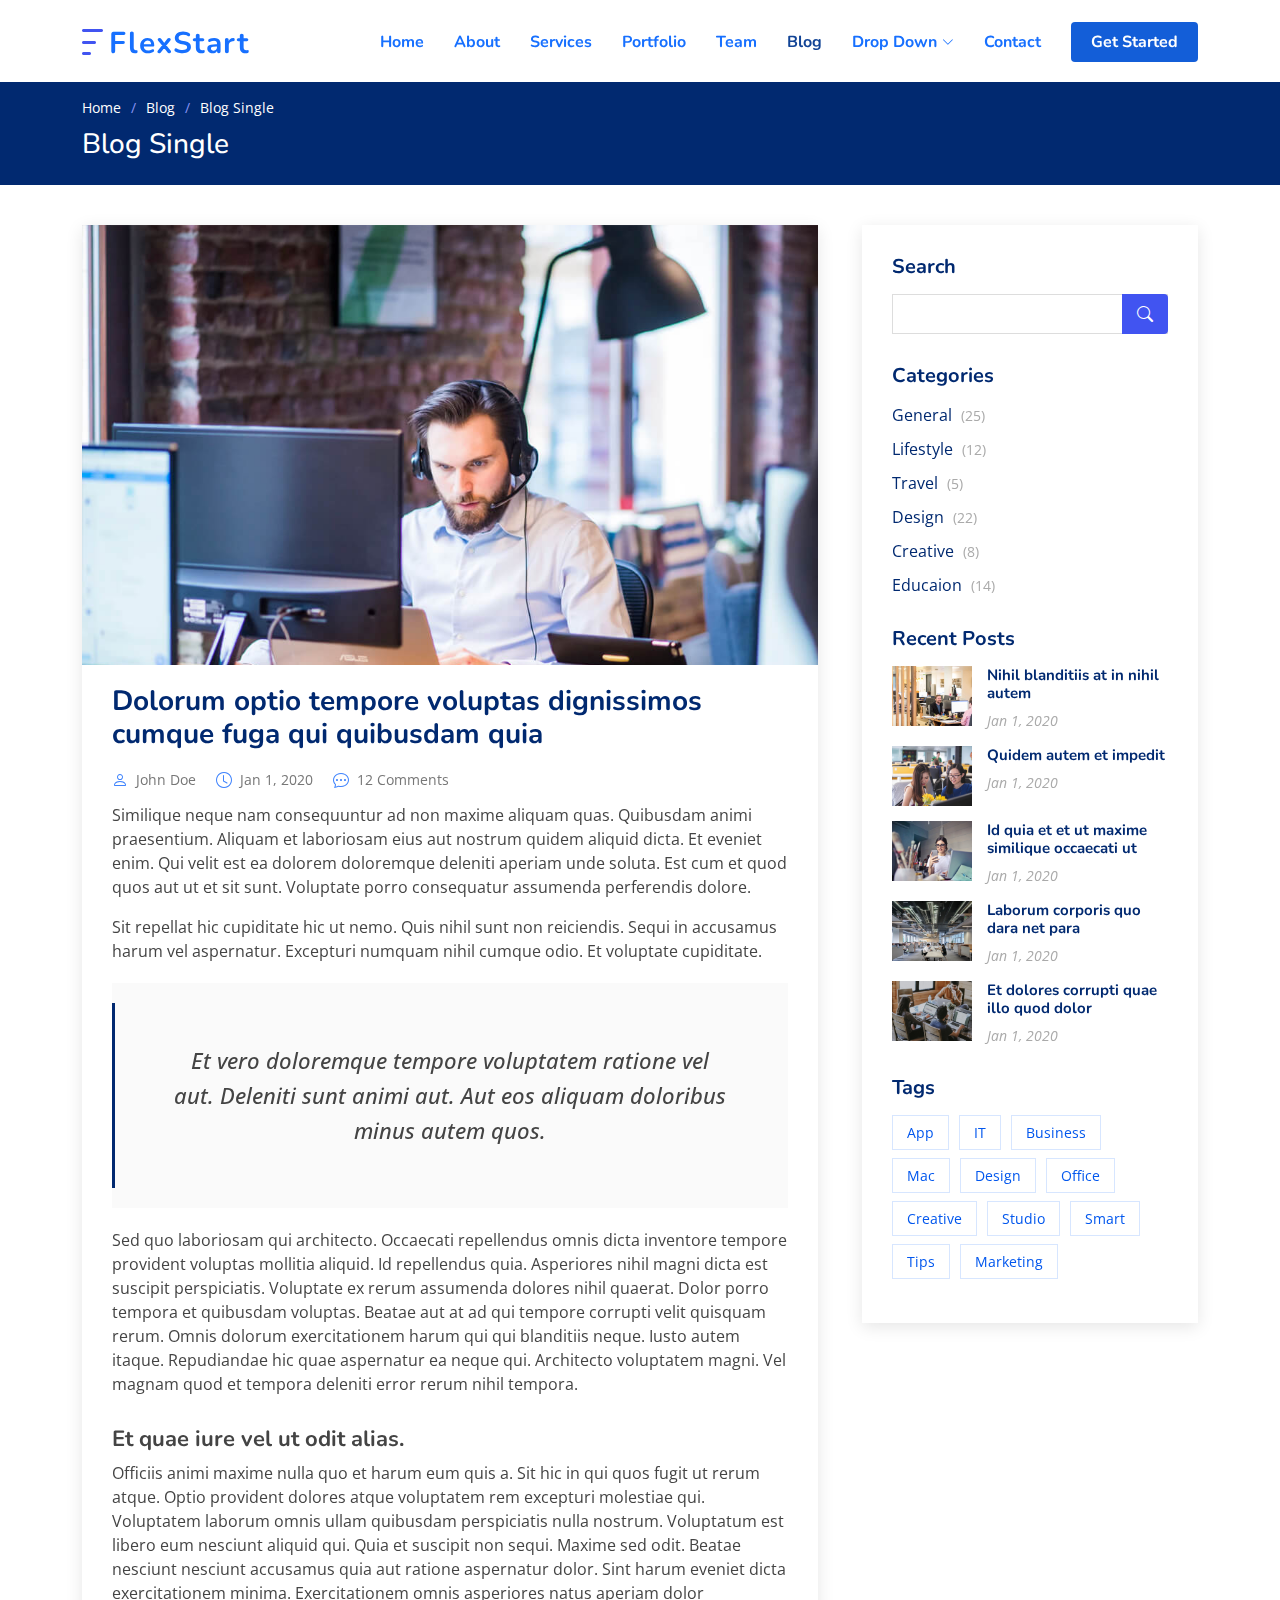
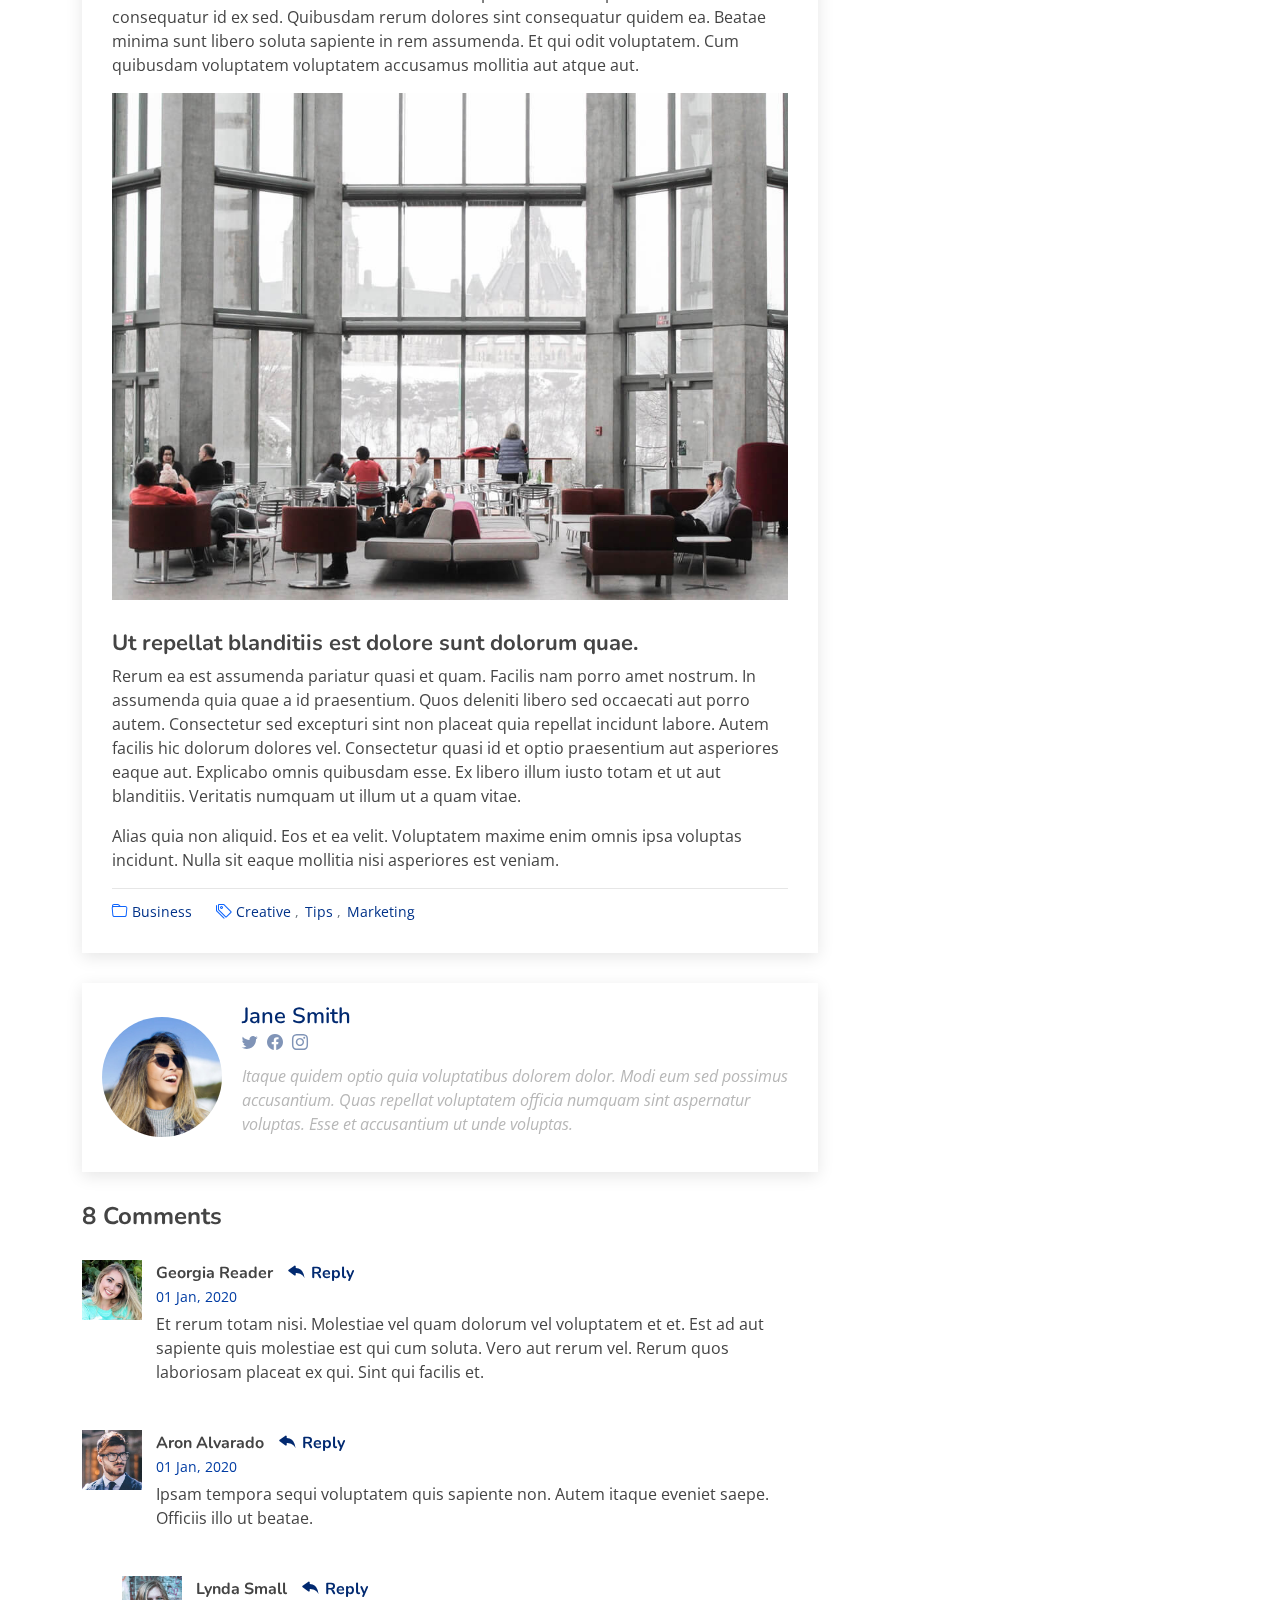
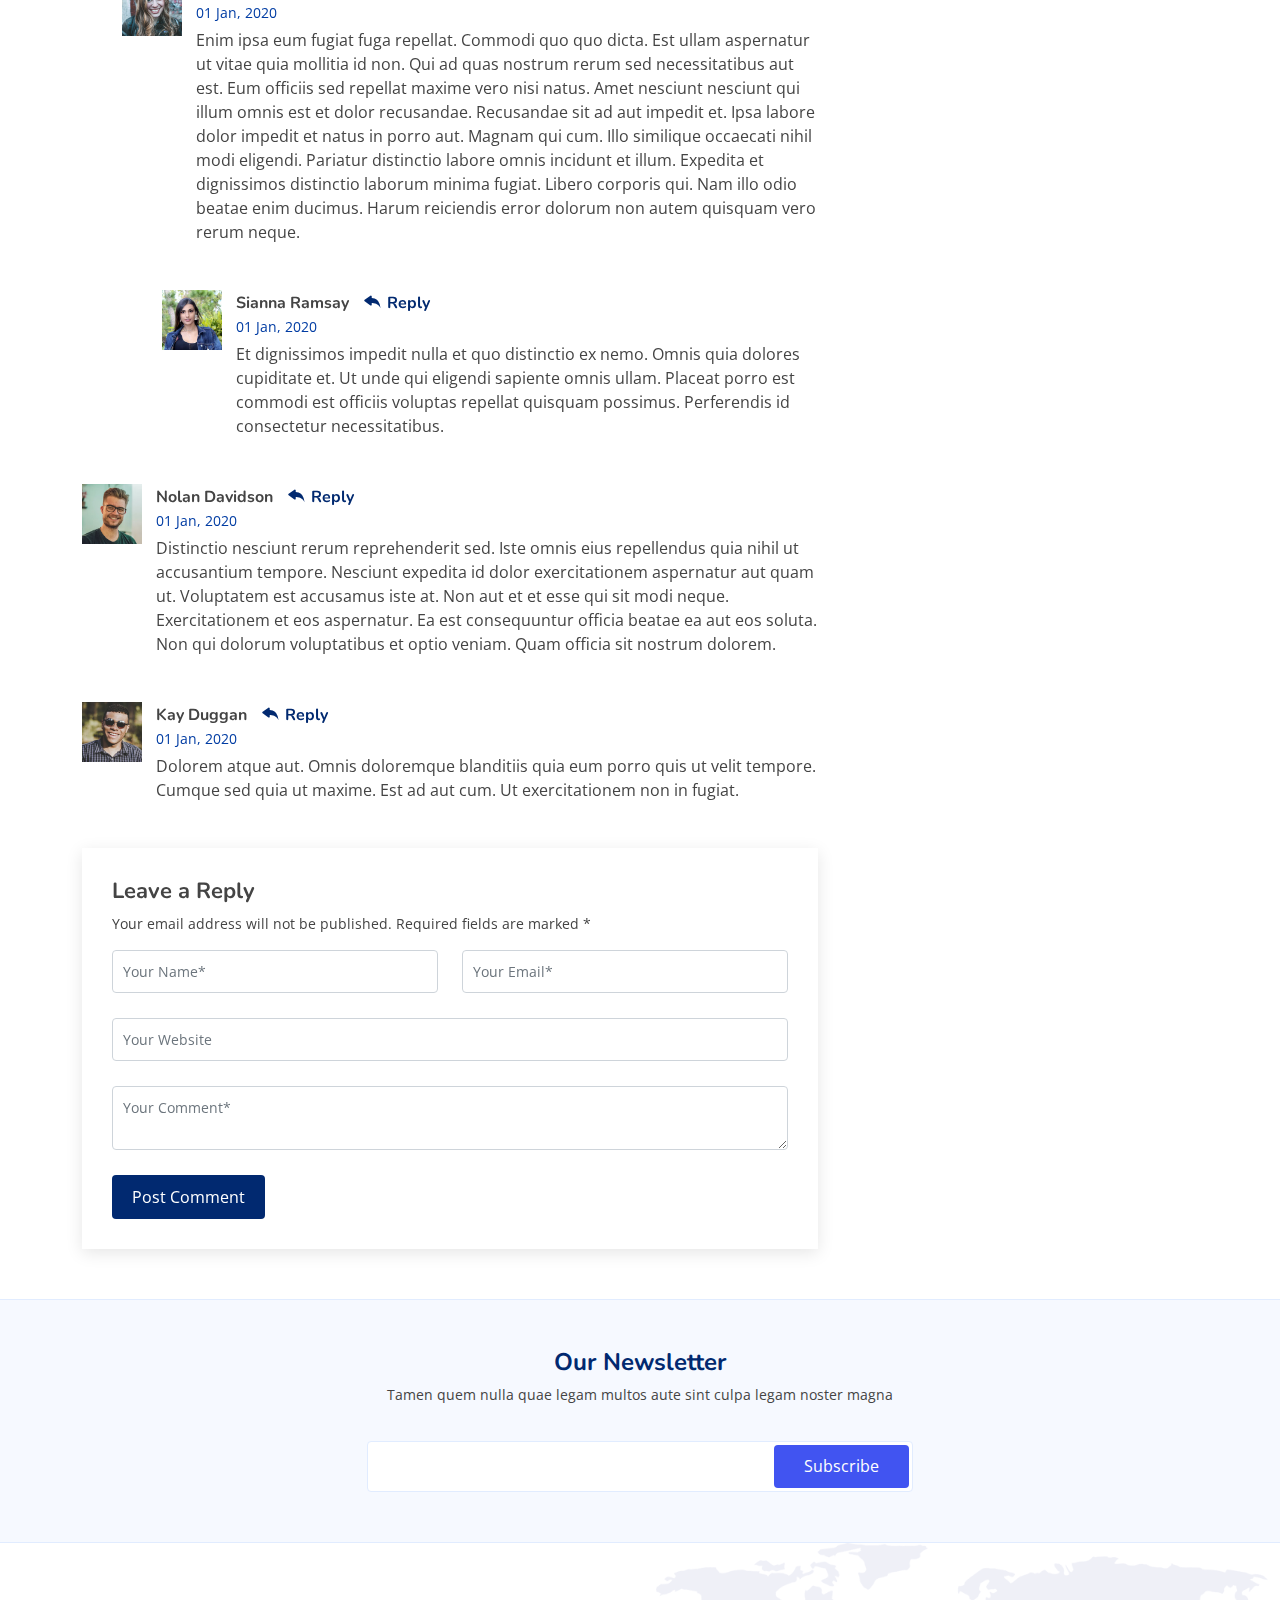
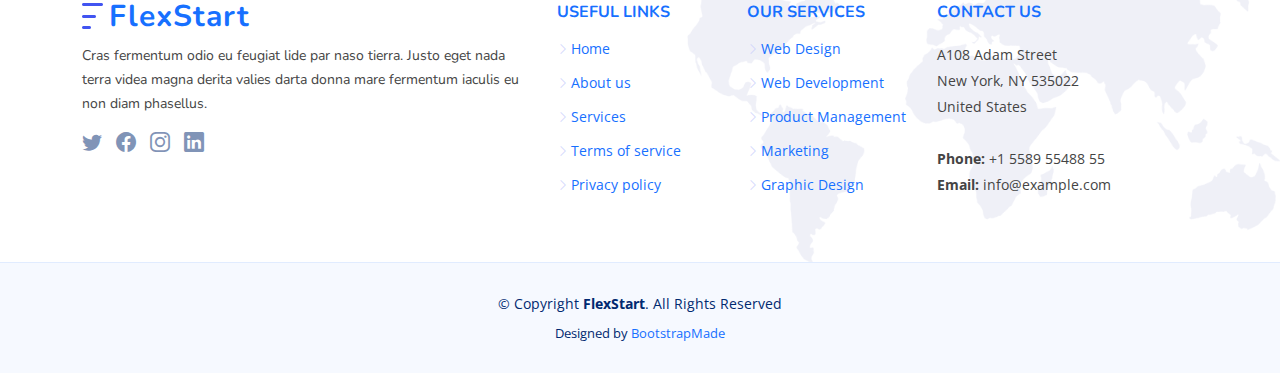
<file: blog-single.html>
<!DOCTYPE html>
<html lang="en">

<head>
  <meta charset="utf-8">
  <meta content="width=device-width, initial-scale=1.0" name="viewport">

  <title>Blog Single - FlexStart Bootstrap Template</title>
  <meta content="" name="description">
  <meta content="" name="keywords">

  <!-- Favicons -->
  <link href="assets/img/favicon.png" rel="icon">
  <link href="assets/img/apple-touch-icon.png" rel="apple-touch-icon">

  <!-- Google Fonts -->
  <link href="https://fonts.googleapis.com/css?family=Open+Sans:300,300i,400,400i,600,600i,700,700i|Nunito:300,300i,400,400i,600,600i,700,700i|Poppins:300,300i,400,400i,500,500i,600,600i,700,700i" rel="stylesheet">

  <!-- Vendor CSS Files -->
  <link href="assets/vendor/aos/aos.css" rel="stylesheet">
  <link href="assets/vendor/bootstrap/css/bootstrap.min.css" rel="stylesheet">
  <link href="assets/vendor/bootstrap-icons/bootstrap-icons.css" rel="stylesheet">
  <link href="assets/vendor/glightbox/css/glightbox.min.css" rel="stylesheet">
  <link href="assets/vendor/remixicon/remixicon.css" rel="stylesheet">
  <link href="assets/vendor/swiper/swiper-bundle.min.css" rel="stylesheet">

  <!-- Template Main CSS File -->
  <link href="assets/css/style.css" rel="stylesheet">

  <!-- =======================================================
  * Template Name: FlexStart
  * Updated: Mar 10 2023 with Bootstrap v5.2.3
  * Template URL: https://bootstrapmade.com/flexstart-bootstrap-startup-template/
  * Author: BootstrapMade.com
  * License: https://bootstrapmade.com/license/
  ======================================================== -->
</head>

<body>

  <!-- ======= Header ======= -->
  <header id="header" class="header fixed-top">
    <div class="container-fluid container-xl d-flex align-items-center justify-content-between">

      <a href="index.html" class="logo d-flex align-items-center">
        <img src="assets/img/logo.png" alt="">
        <span>FlexStart</span>
      </a>

      <nav id="navbar" class="navbar">
        <ul>
          <li><a class="nav-link scrollto " href="#hero">Home</a></li>
          <li><a class="nav-link scrollto" href="#about">About</a></li>
          <li><a class="nav-link scrollto" href="#services">Services</a></li>
          <li><a class="nav-link scrollto" href="#portfolio">Portfolio</a></li>
          <li><a class="nav-link scrollto" href="#team">Team</a></li>
          <li><a class="active" href="blog.html">Blog</a></li>
          <li class="dropdown"><a href="#"><span>Drop Down</span> <i class="bi bi-chevron-down"></i></a>
            <ul>
              <li><a href="#">Drop Down 1</a></li>
              <li class="dropdown"><a href="#"><span>Deep Drop Down</span> <i class="bi bi-chevron-right"></i></a>
                <ul>
                  <li><a href="#">Deep Drop Down 1</a></li>
                  <li><a href="#">Deep Drop Down 2</a></li>
                  <li><a href="#">Deep Drop Down 3</a></li>
                  <li><a href="#">Deep Drop Down 4</a></li>
                  <li><a href="#">Deep Drop Down 5</a></li>
                </ul>
              </li>
              <li><a href="#">Drop Down 2</a></li>
              <li><a href="#">Drop Down 3</a></li>
              <li><a href="#">Drop Down 4</a></li>
            </ul>
          </li>
          <li><a class="nav-link scrollto" href="#contact">Contact</a></li>
          <li><a class="getstarted scrollto" href="#about">Get Started</a></li>
        </ul>
        <i class="bi bi-list mobile-nav-toggle"></i>
      </nav><!-- .navbar -->

    </div>
  </header><!-- End Header -->

  <main id="main">

    <!-- ======= Breadcrumbs ======= -->
    <section class="breadcrumbs">
      <div class="container">

        <ol>
          <li><a href="index.html">Home</a></li>
          <li><a href="blog.html">Blog</a></li>
          <li>Blog Single</li>
        </ol>
        <h2>Blog Single</h2>

      </div>
    </section><!-- End Breadcrumbs -->

    <!-- ======= Blog Single Section ======= -->
    <section id="blog" class="blog">
      <div class="container" data-aos="fade-up">

        <div class="row">

          <div class="col-lg-8 entries">

            <article class="entry entry-single">

              <div class="entry-img">
                <img src="assets/img/blog/blog-1.jpg" alt="" class="img-fluid">
              </div>

              <h2 class="entry-title">
                <a href="blog-single.html">Dolorum optio tempore voluptas dignissimos cumque fuga qui quibusdam quia</a>
              </h2>

              <div class="entry-meta">
                <ul>
                  <li class="d-flex align-items-center"><i class="bi bi-person"></i> <a href="blog-single.html">John Doe</a></li>
                  <li class="d-flex align-items-center"><i class="bi bi-clock"></i> <a href="blog-single.html"><time datetime="2020-01-01">Jan 1, 2020</time></a></li>
                  <li class="d-flex align-items-center"><i class="bi bi-chat-dots"></i> <a href="blog-single.html">12 Comments</a></li>
                </ul>
              </div>

              <div class="entry-content">
                <p>
                  Similique neque nam consequuntur ad non maxime aliquam quas. Quibusdam animi praesentium. Aliquam et laboriosam eius aut nostrum quidem aliquid dicta.
                  Et eveniet enim. Qui velit est ea dolorem doloremque deleniti aperiam unde soluta. Est cum et quod quos aut ut et sit sunt. Voluptate porro consequatur assumenda perferendis dolore.
                </p>

                <p>
                  Sit repellat hic cupiditate hic ut nemo. Quis nihil sunt non reiciendis. Sequi in accusamus harum vel aspernatur. Excepturi numquam nihil cumque odio. Et voluptate cupiditate.
                </p>

                <blockquote>
                  <p>
                    Et vero doloremque tempore voluptatem ratione vel aut. Deleniti sunt animi aut. Aut eos aliquam doloribus minus autem quos.
                  </p>
                </blockquote>

                <p>
                  Sed quo laboriosam qui architecto. Occaecati repellendus omnis dicta inventore tempore provident voluptas mollitia aliquid. Id repellendus quia. Asperiores nihil magni dicta est suscipit perspiciatis. Voluptate ex rerum assumenda dolores nihil quaerat.
                  Dolor porro tempora et quibusdam voluptas. Beatae aut at ad qui tempore corrupti velit quisquam rerum. Omnis dolorum exercitationem harum qui qui blanditiis neque.
                  Iusto autem itaque. Repudiandae hic quae aspernatur ea neque qui. Architecto voluptatem magni. Vel magnam quod et tempora deleniti error rerum nihil tempora.
                </p>

                <h3>Et quae iure vel ut odit alias.</h3>
                <p>
                  Officiis animi maxime nulla quo et harum eum quis a. Sit hic in qui quos fugit ut rerum atque. Optio provident dolores atque voluptatem rem excepturi molestiae qui. Voluptatem laborum omnis ullam quibusdam perspiciatis nulla nostrum. Voluptatum est libero eum nesciunt aliquid qui.
                  Quia et suscipit non sequi. Maxime sed odit. Beatae nesciunt nesciunt accusamus quia aut ratione aspernatur dolor. Sint harum eveniet dicta exercitationem minima. Exercitationem omnis asperiores natus aperiam dolor consequatur id ex sed. Quibusdam rerum dolores sint consequatur quidem ea.
                  Beatae minima sunt libero soluta sapiente in rem assumenda. Et qui odit voluptatem. Cum quibusdam voluptatem voluptatem accusamus mollitia aut atque aut.
                </p>
                <img src="assets/img/blog/blog-inside-post.jpg" class="img-fluid" alt="">

                <h3>Ut repellat blanditiis est dolore sunt dolorum quae.</h3>
                <p>
                  Rerum ea est assumenda pariatur quasi et quam. Facilis nam porro amet nostrum. In assumenda quia quae a id praesentium. Quos deleniti libero sed occaecati aut porro autem. Consectetur sed excepturi sint non placeat quia repellat incidunt labore. Autem facilis hic dolorum dolores vel.
                  Consectetur quasi id et optio praesentium aut asperiores eaque aut. Explicabo omnis quibusdam esse. Ex libero illum iusto totam et ut aut blanditiis. Veritatis numquam ut illum ut a quam vitae.
                </p>
                <p>
                  Alias quia non aliquid. Eos et ea velit. Voluptatem maxime enim omnis ipsa voluptas incidunt. Nulla sit eaque mollitia nisi asperiores est veniam.
                </p>

              </div>

              <div class="entry-footer">
                <i class="bi bi-folder"></i>
                <ul class="cats">
                  <li><a href="#">Business</a></li>
                </ul>

                <i class="bi bi-tags"></i>
                <ul class="tags">
                  <li><a href="#">Creative</a></li>
                  <li><a href="#">Tips</a></li>
                  <li><a href="#">Marketing</a></li>
                </ul>
              </div>

            </article><!-- End blog entry -->

            <div class="blog-author d-flex align-items-center">
              <img src="assets/img/blog/blog-author.jpg" class="rounded-circle float-left" alt="">
              <div>
                <h4>Jane Smith</h4>
                <div class="social-links">
                  <a href="https://twitters.com/#"><i class="bi bi-twitter"></i></a>
                  <a href="https://facebook.com/#"><i class="bi bi-facebook"></i></a>
                  <a href="https://instagram.com/#"><i class="biu bi-instagram"></i></a>
                </div>
                <p>
                  Itaque quidem optio quia voluptatibus dolorem dolor. Modi eum sed possimus accusantium. Quas repellat voluptatem officia numquam sint aspernatur voluptas. Esse et accusantium ut unde voluptas.
                </p>
              </div>
            </div><!-- End blog author bio -->

            <div class="blog-comments">

              <h4 class="comments-count">8 Comments</h4>

              <div id="comment-1" class="comment">
                <div class="d-flex">
                  <div class="comment-img"><img src="assets/img/blog/comments-1.jpg" alt=""></div>
                  <div>
                    <h5><a href="">Georgia Reader</a> <a href="#" class="reply"><i class="bi bi-reply-fill"></i> Reply</a></h5>
                    <time datetime="2020-01-01">01 Jan, 2020</time>
                    <p>
                      Et rerum totam nisi. Molestiae vel quam dolorum vel voluptatem et et. Est ad aut sapiente quis molestiae est qui cum soluta.
                      Vero aut rerum vel. Rerum quos laboriosam placeat ex qui. Sint qui facilis et.
                    </p>
                  </div>
                </div>
              </div><!-- End comment #1 -->

              <div id="comment-2" class="comment">
                <div class="d-flex">
                  <div class="comment-img"><img src="assets/img/blog/comments-2.jpg" alt=""></div>
                  <div>
                    <h5><a href="">Aron Alvarado</a> <a href="#" class="reply"><i class="bi bi-reply-fill"></i> Reply</a></h5>
                    <time datetime="2020-01-01">01 Jan, 2020</time>
                    <p>
                      Ipsam tempora sequi voluptatem quis sapiente non. Autem itaque eveniet saepe. Officiis illo ut beatae.
                    </p>
                  </div>
                </div>

                <div id="comment-reply-1" class="comment comment-reply">
                  <div class="d-flex">
                    <div class="comment-img"><img src="assets/img/blog/comments-3.jpg" alt=""></div>
                    <div>
                      <h5><a href="">Lynda Small</a> <a href="#" class="reply"><i class="bi bi-reply-fill"></i> Reply</a></h5>
                      <time datetime="2020-01-01">01 Jan, 2020</time>
                      <p>
                        Enim ipsa eum fugiat fuga repellat. Commodi quo quo dicta. Est ullam aspernatur ut vitae quia mollitia id non. Qui ad quas nostrum rerum sed necessitatibus aut est. Eum officiis sed repellat maxime vero nisi natus. Amet nesciunt nesciunt qui illum omnis est et dolor recusandae.

                        Recusandae sit ad aut impedit et. Ipsa labore dolor impedit et natus in porro aut. Magnam qui cum. Illo similique occaecati nihil modi eligendi. Pariatur distinctio labore omnis incidunt et illum. Expedita et dignissimos distinctio laborum minima fugiat.

                        Libero corporis qui. Nam illo odio beatae enim ducimus. Harum reiciendis error dolorum non autem quisquam vero rerum neque.
                      </p>
                    </div>
                  </div>

                  <div id="comment-reply-2" class="comment comment-reply">
                    <div class="d-flex">
                      <div class="comment-img"><img src="assets/img/blog/comments-4.jpg" alt=""></div>
                      <div>
                        <h5><a href="">Sianna Ramsay</a> <a href="#" class="reply"><i class="bi bi-reply-fill"></i> Reply</a></h5>
                        <time datetime="2020-01-01">01 Jan, 2020</time>
                        <p>
                          Et dignissimos impedit nulla et quo distinctio ex nemo. Omnis quia dolores cupiditate et. Ut unde qui eligendi sapiente omnis ullam. Placeat porro est commodi est officiis voluptas repellat quisquam possimus. Perferendis id consectetur necessitatibus.
                        </p>
                      </div>
                    </div>

                  </div><!-- End comment reply #2-->

                </div><!-- End comment reply #1-->

              </div><!-- End comment #2-->

              <div id="comment-3" class="comment">
                <div class="d-flex">
                  <div class="comment-img"><img src="assets/img/blog/comments-5.jpg" alt=""></div>
                  <div>
                    <h5><a href="">Nolan Davidson</a> <a href="#" class="reply"><i class="bi bi-reply-fill"></i> Reply</a></h5>
                    <time datetime="2020-01-01">01 Jan, 2020</time>
                    <p>
                      Distinctio nesciunt rerum reprehenderit sed. Iste omnis eius repellendus quia nihil ut accusantium tempore. Nesciunt expedita id dolor exercitationem aspernatur aut quam ut. Voluptatem est accusamus iste at.
                      Non aut et et esse qui sit modi neque. Exercitationem et eos aspernatur. Ea est consequuntur officia beatae ea aut eos soluta. Non qui dolorum voluptatibus et optio veniam. Quam officia sit nostrum dolorem.
                    </p>
                  </div>
                </div>

              </div><!-- End comment #3 -->

              <div id="comment-4" class="comment">
                <div class="d-flex">
                  <div class="comment-img"><img src="assets/img/blog/comments-6.jpg" alt=""></div>
                  <div>
                    <h5><a href="">Kay Duggan</a> <a href="#" class="reply"><i class="bi bi-reply-fill"></i> Reply</a></h5>
                    <time datetime="2020-01-01">01 Jan, 2020</time>
                    <p>
                      Dolorem atque aut. Omnis doloremque blanditiis quia eum porro quis ut velit tempore. Cumque sed quia ut maxime. Est ad aut cum. Ut exercitationem non in fugiat.
                    </p>
                  </div>
                </div>

              </div><!-- End comment #4 -->

              <div class="reply-form">
                <h4>Leave a Reply</h4>
                <p>Your email address will not be published. Required fields are marked * </p>
                <form action="">
                  <div class="row">
                    <div class="col-md-6 form-group">
                      <input name="name" type="text" class="form-control" placeholder="Your Name*">
                    </div>
                    <div class="col-md-6 form-group">
                      <input name="email" type="text" class="form-control" placeholder="Your Email*">
                    </div>
                  </div>
                  <div class="row">
                    <div class="col form-group">
                      <input name="website" type="text" class="form-control" placeholder="Your Website">
                    </div>
                  </div>
                  <div class="row">
                    <div class="col form-group">
                      <textarea name="comment" class="form-control" placeholder="Your Comment*"></textarea>
                    </div>
                  </div>
                  <button type="submit" class="btn btn-primary">Post Comment</button>

                </form>

              </div>

            </div><!-- End blog comments -->

          </div><!-- End blog entries list -->

          <div class="col-lg-4">

            <div class="sidebar">

              <h3 class="sidebar-title">Search</h3>
              <div class="sidebar-item search-form">
                <form action="">
                  <input type="text">
                  <button type="submit"><i class="bi bi-search"></i></button>
                </form>
              </div><!-- End sidebar search formn-->

              <h3 class="sidebar-title">Categories</h3>
              <div class="sidebar-item categories">
                <ul>
                  <li><a href="#">General <span>(25)</span></a></li>
                  <li><a href="#">Lifestyle <span>(12)</span></a></li>
                  <li><a href="#">Travel <span>(5)</span></a></li>
                  <li><a href="#">Design <span>(22)</span></a></li>
                  <li><a href="#">Creative <span>(8)</span></a></li>
                  <li><a href="#">Educaion <span>(14)</span></a></li>
                </ul>
              </div><!-- End sidebar categories-->

              <h3 class="sidebar-title">Recent Posts</h3>
              <div class="sidebar-item recent-posts">
                <div class="post-item clearfix">
                  <img src="assets/img/blog/blog-recent-1.jpg" alt="">
                  <h4><a href="blog-single.html">Nihil blanditiis at in nihil autem</a></h4>
                  <time datetime="2020-01-01">Jan 1, 2020</time>
                </div>

                <div class="post-item clearfix">
                  <img src="assets/img/blog/blog-recent-2.jpg" alt="">
                  <h4><a href="blog-single.html">Quidem autem et impedit</a></h4>
                  <time datetime="2020-01-01">Jan 1, 2020</time>
                </div>

                <div class="post-item clearfix">
                  <img src="assets/img/blog/blog-recent-3.jpg" alt="">
                  <h4><a href="blog-single.html">Id quia et et ut maxime similique occaecati ut</a></h4>
                  <time datetime="2020-01-01">Jan 1, 2020</time>
                </div>

                <div class="post-item clearfix">
                  <img src="assets/img/blog/blog-recent-4.jpg" alt="">
                  <h4><a href="blog-single.html">Laborum corporis quo dara net para</a></h4>
                  <time datetime="2020-01-01">Jan 1, 2020</time>
                </div>

                <div class="post-item clearfix">
                  <img src="assets/img/blog/blog-recent-5.jpg" alt="">
                  <h4><a href="blog-single.html">Et dolores corrupti quae illo quod dolor</a></h4>
                  <time datetime="2020-01-01">Jan 1, 2020</time>
                </div>

              </div><!-- End sidebar recent posts-->

              <h3 class="sidebar-title">Tags</h3>
              <div class="sidebar-item tags">
                <ul>
                  <li><a href="#">App</a></li>
                  <li><a href="#">IT</a></li>
                  <li><a href="#">Business</a></li>
                  <li><a href="#">Mac</a></li>
                  <li><a href="#">Design</a></li>
                  <li><a href="#">Office</a></li>
                  <li><a href="#">Creative</a></li>
                  <li><a href="#">Studio</a></li>
                  <li><a href="#">Smart</a></li>
                  <li><a href="#">Tips</a></li>
                  <li><a href="#">Marketing</a></li>
                </ul>
              </div><!-- End sidebar tags-->

            </div><!-- End sidebar -->

          </div><!-- End blog sidebar -->

        </div>

      </div>
    </section><!-- End Blog Single Section -->

  </main><!-- End #main -->

  <!-- ======= Footer ======= -->
  <footer id="footer" class="footer">

    <div class="footer-newsletter">
      <div class="container">
        <div class="row justify-content-center">
          <div class="col-lg-12 text-center">
            <h4>Our Newsletter</h4>
            <p>Tamen quem nulla quae legam multos aute sint culpa legam noster magna</p>
          </div>
          <div class="col-lg-6">
            <form action="" method="post">
              <input type="email" name="email"><input type="submit" value="Subscribe">
            </form>
          </div>
        </div>
      </div>
    </div>

    <div class="footer-top">
      <div class="container">
        <div class="row gy-4">
          <div class="col-lg-5 col-md-12 footer-info">
            <a href="index.html" class="logo d-flex align-items-center">
              <img src="assets/img/logo.png" alt="">
              <span>FlexStart</span>
            </a>
            <p>Cras fermentum odio eu feugiat lide par naso tierra. Justo eget nada terra videa magna derita valies darta donna mare fermentum iaculis eu non diam phasellus.</p>
            <div class="social-links mt-3">
              <a href="#" class="twitter"><i class="bi bi-twitter"></i></a>
              <a href="#" class="facebook"><i class="bi bi-facebook"></i></a>
              <a href="#" class="instagram"><i class="bi bi-instagram"></i></a>
              <a href="#" class="linkedin"><i class="bi bi-linkedin"></i></a>
            </div>
          </div>

          <div class="col-lg-2 col-6 footer-links">
            <h4>Useful Links</h4>
            <ul>
              <li><i class="bi bi-chevron-right"></i> <a href="#">Home</a></li>
              <li><i class="bi bi-chevron-right"></i> <a href="#">About us</a></li>
              <li><i class="bi bi-chevron-right"></i> <a href="#">Services</a></li>
              <li><i class="bi bi-chevron-right"></i> <a href="#">Terms of service</a></li>
              <li><i class="bi bi-chevron-right"></i> <a href="#">Privacy policy</a></li>
            </ul>
          </div>

          <div class="col-lg-2 col-6 footer-links">
            <h4>Our Services</h4>
            <ul>
              <li><i class="bi bi-chevron-right"></i> <a href="#">Web Design</a></li>
              <li><i class="bi bi-chevron-right"></i> <a href="#">Web Development</a></li>
              <li><i class="bi bi-chevron-right"></i> <a href="#">Product Management</a></li>
              <li><i class="bi bi-chevron-right"></i> <a href="#">Marketing</a></li>
              <li><i class="bi bi-chevron-right"></i> <a href="#">Graphic Design</a></li>
            </ul>
          </div>

          <div class="col-lg-3 col-md-12 footer-contact text-center text-md-start">
            <h4>Contact Us</h4>
            <p>
              A108 Adam Street <br>
              New York, NY 535022<br>
              United States <br><br>
              <strong>Phone:</strong> +1 5589 55488 55<br>
              <strong>Email:</strong> info@example.com<br>
            </p>

          </div>

        </div>
      </div>
    </div>

    <div class="container">
      <div class="copyright">
        &copy; Copyright <strong><span>FlexStart</span></strong>. All Rights Reserved
      </div>
      <div class="credits">
        <!-- All the links in the footer should remain intact. -->
        <!-- You can delete the links only if you purchased the pro version. -->
        <!-- Licensing information: https://bootstrapmade.com/license/ -->
        <!-- Purchase the pro version with working PHP/AJAX contact form: https://bootstrapmade.com/flexstart-bootstrap-startup-template/ -->
        Designed by <a href="https://bootstrapmade.com/">BootstrapMade</a>
      </div>
    </div>
  </footer><!-- End Footer -->

  <a href="#" class="back-to-top d-flex align-items-center justify-content-center"><i class="bi bi-arrow-up-short"></i></a>

  <!-- Vendor JS Files -->
  <script src="assets/vendor/purecounter/purecounter_vanilla.js"></script>
  <script src="assets/vendor/aos/aos.js"></script>
  <script src="assets/vendor/bootstrap/js/bootstrap.bundle.min.js"></script>
  <script src="assets/vendor/glightbox/js/glightbox.min.js"></script>
  <script src="assets/vendor/isotope-layout/isotope.pkgd.min.js"></script>
  <script src="assets/vendor/swiper/swiper-bundle.min.js"></script>
  <script src="assets/vendor/php-email-form/validate.js"></script>

  <!-- Template Main JS File -->
  <script src="assets/js/main.js"></script>

</body>

</html>
</file>
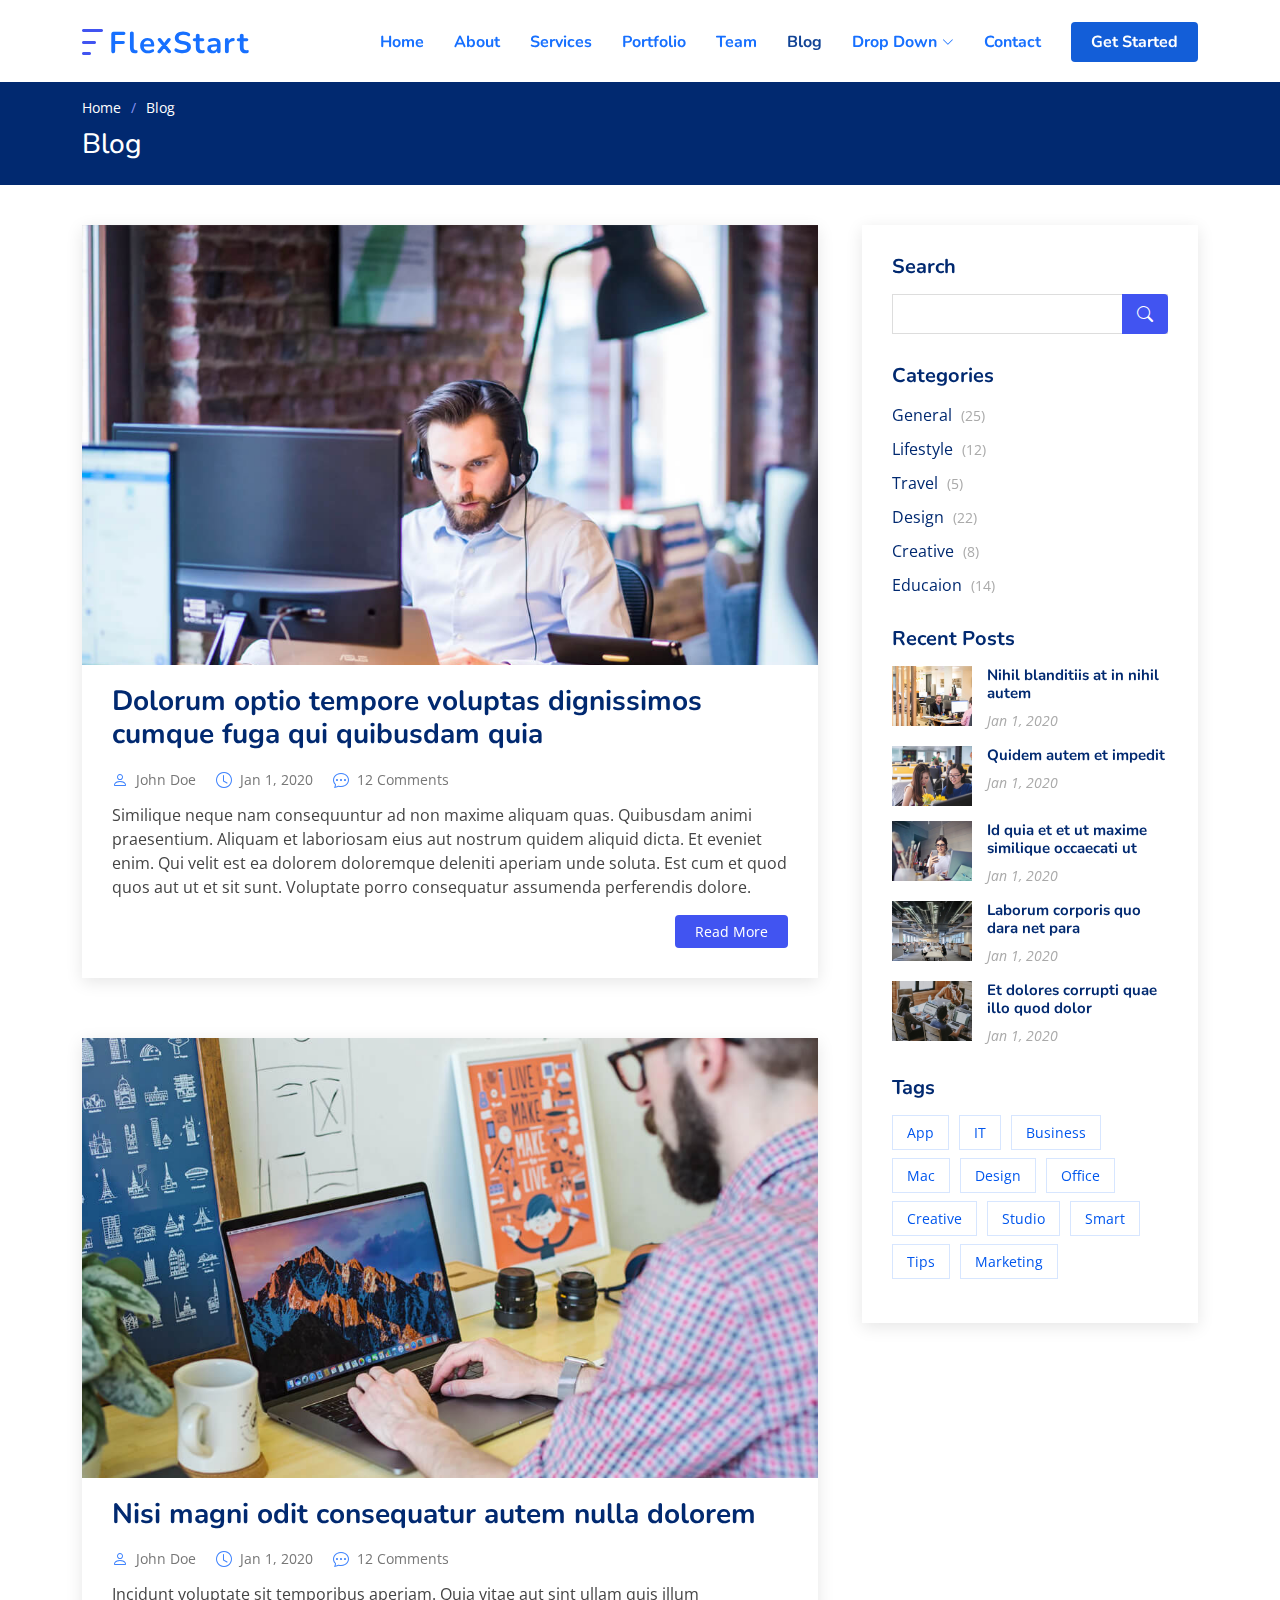
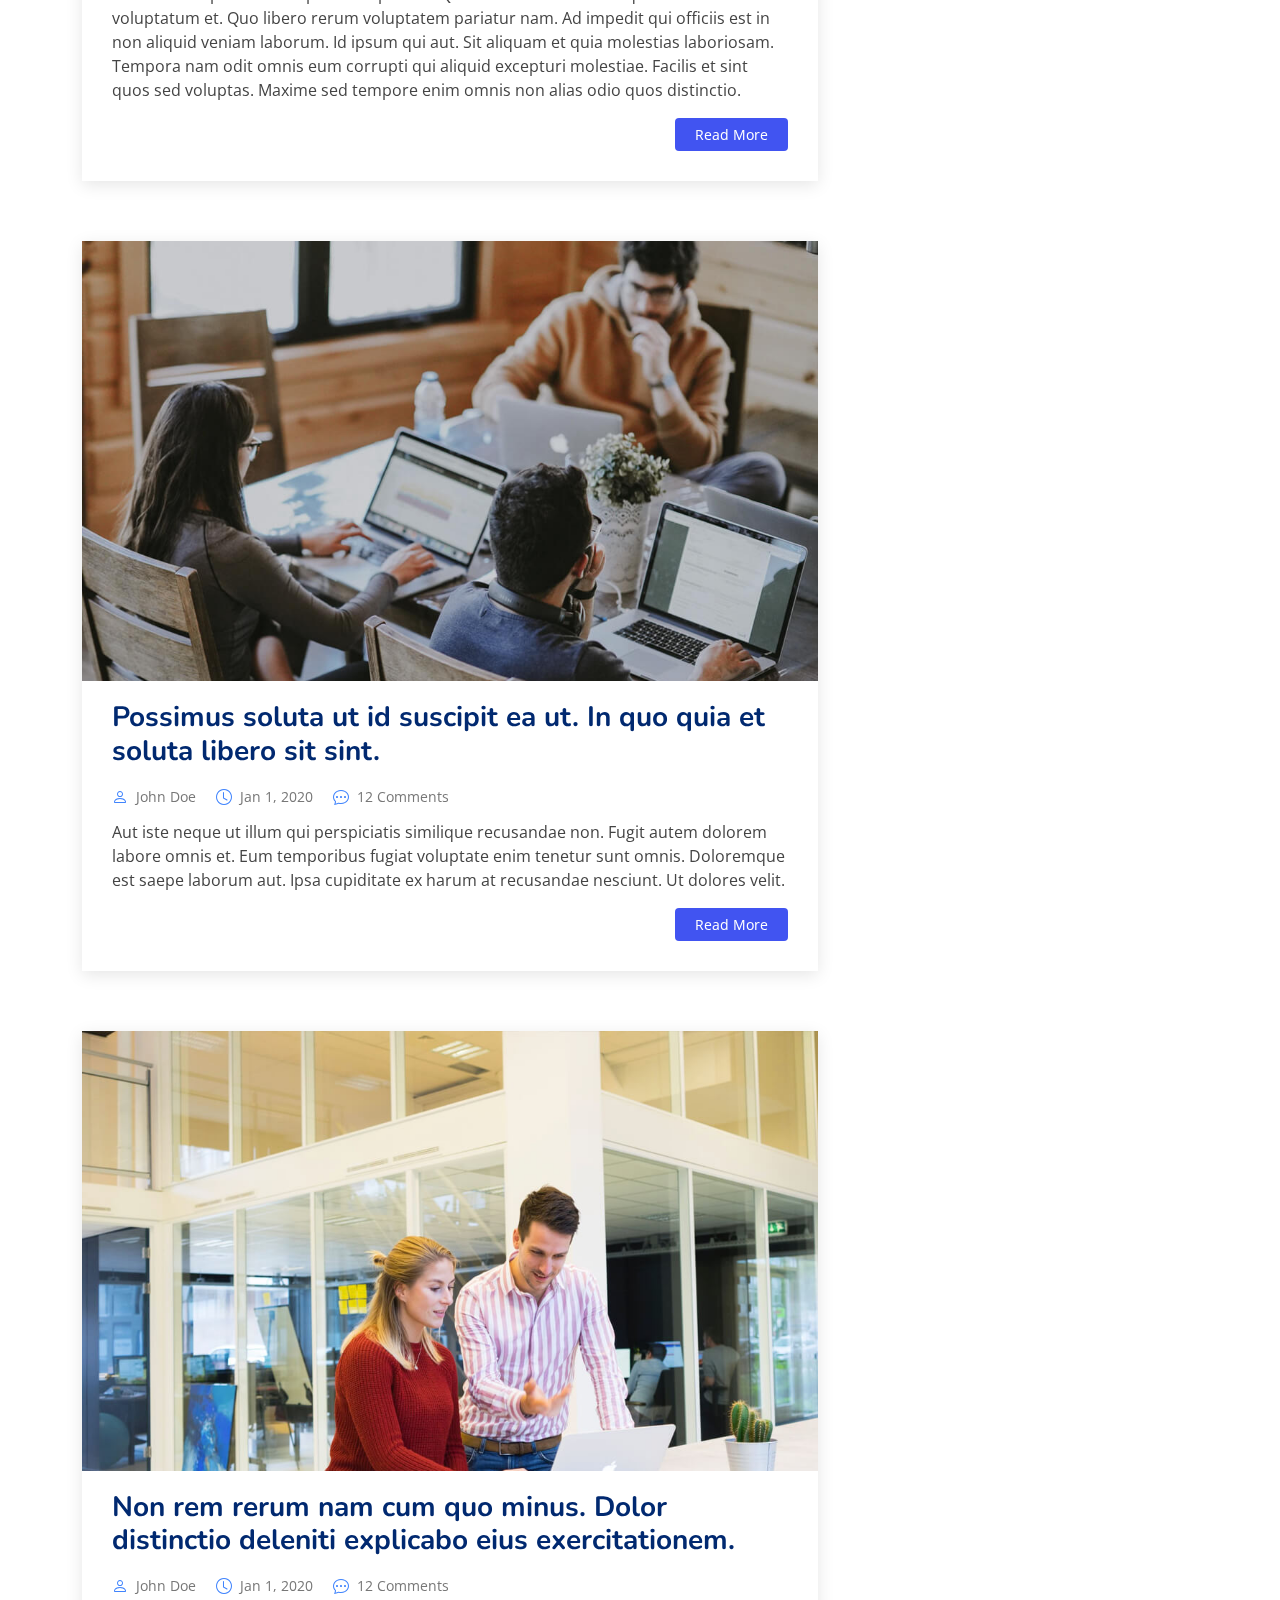
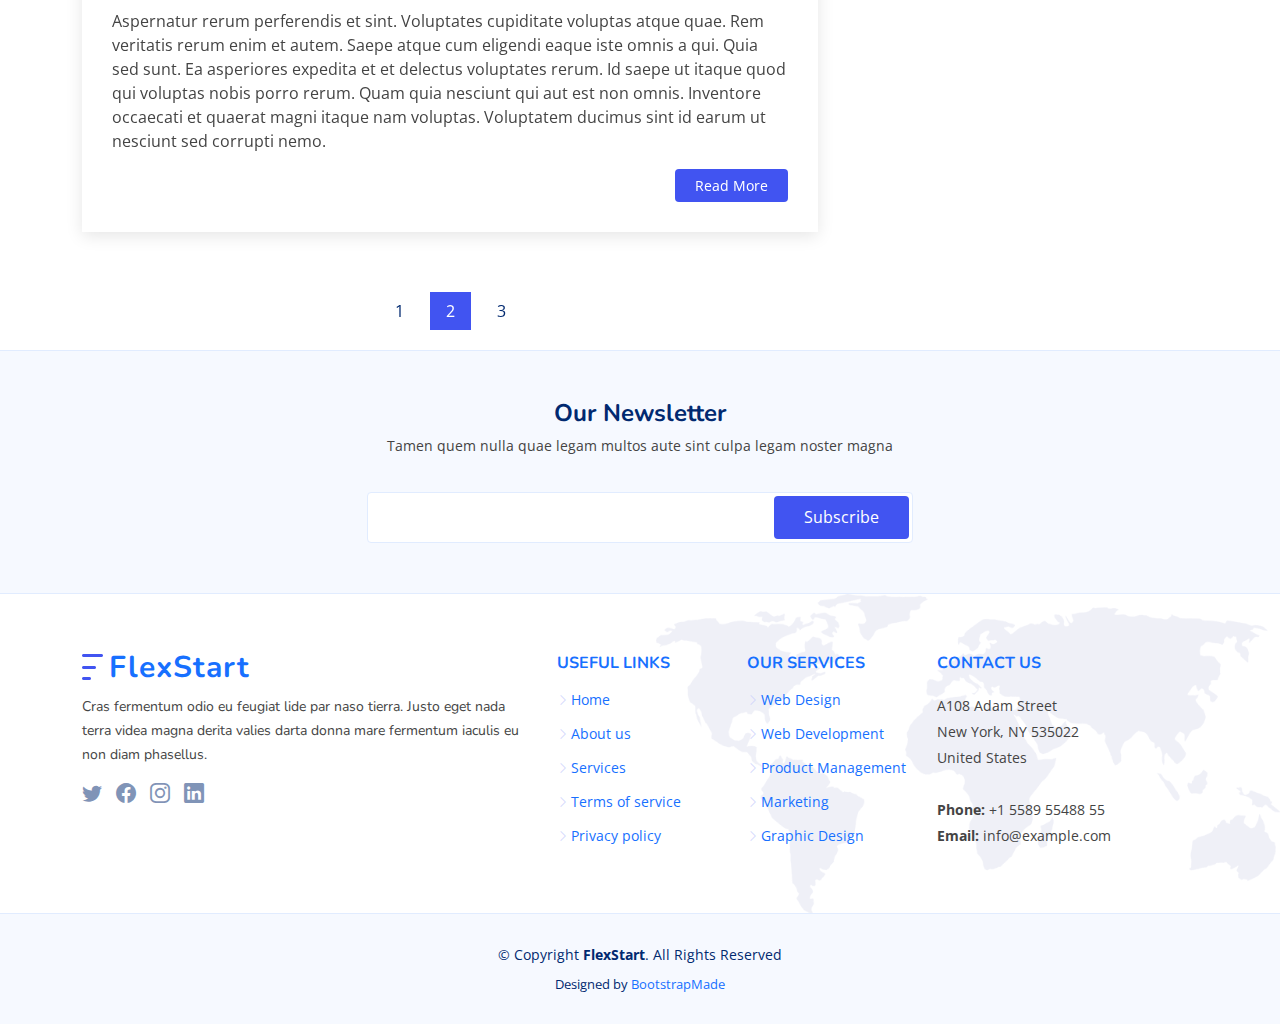
<file: blog.html>
<!DOCTYPE html>
<html lang="en">
  
<head>
  <meta charset="utf-8">
  <meta content="width=device-width, initial-scale=1.0" name="viewport">

  <title>Blog - FlexStart Bootstrap Template</title>
  <meta content="" name="description">
  <meta content="" name="keywords">

  <!-- Favicons -->
  <link href="assets/img/favicon.png" rel="icon">
  <link href="assets/img/apple-touch-icon.png" rel="apple-touch-icon">

  <!-- Google Fonts -->
  <link href="https://fonts.googleapis.com/css?family=Open+Sans:300,300i,400,400i,600,600i,700,700i|Nunito:300,300i,400,400i,600,600i,700,700i|Poppins:300,300i,400,400i,500,500i,600,600i,700,700i" rel="stylesheet">

  <!-- Vendor CSS Files -->
  <link href="assets/vendor/aos/aos.css" rel="stylesheet">
  <link href="assets/vendor/bootstrap/css/bootstrap.min.css" rel="stylesheet">
  <link href="assets/vendor/bootstrap-icons/bootstrap-icons.css" rel="stylesheet">
  <link href="assets/vendor/glightbox/css/glightbox.min.css" rel="stylesheet">
  <link href="assets/vendor/remixicon/remixicon.css" rel="stylesheet">
  <link href="assets/vendor/swiper/swiper-bundle.min.css" rel="stylesheet">

  <!-- Template Main CSS File -->
  <link href="assets/css/style.css" rel="stylesheet">

  <!-- =======================================================
  * Template Name: FlexStart
  * Updated: Mar 10 2023 with Bootstrap v5.2.3
  * Template URL: https://bootstrapmade.com/flexstart-bootstrap-startup-template/
  * Author: BootstrapMade.com
  * License: https://bootstrapmade.com/license/
  ======================================================== -->
</head>

<body>

  <!-- ======= Header ======= -->
  <header id="header" class="header fixed-top">
    <div class="container-fluid container-xl d-flex align-items-center justify-content-between">

      <a href="index.html" class="logo d-flex align-items-center">
        <img src="assets/img/logo.png" alt="">
        <span>FlexStart</span>
      </a>

      <nav id="navbar" class="navbar">
        <ul>
          <li><a class="nav-link scrollto " href="#hero">Home</a></li>
          <li><a class="nav-link scrollto" href="#about">About</a></li>
          <li><a class="nav-link scrollto" href="#services">Services</a></li>
          <li><a class="nav-link scrollto" href="#portfolio">Portfolio</a></li>
          <li><a class="nav-link scrollto" href="#team">Team</a></li>
          <li><a class="active" href="blog.html">Blog</a></li>
          <li class="dropdown"><a href="#"><span>Drop Down</span> <i class="bi bi-chevron-down"></i></a>
            <ul>
              <li><a href="#">Drop Down 1</a></li>
              <li class="dropdown"><a href="#"><span>Deep Drop Down</span> <i class="bi bi-chevron-right"></i></a>
                <ul>
                  <li><a href="#">Deep Drop Down 1</a></li>
                  <li><a href="#">Deep Drop Down 2</a></li>
                  <li><a href="#">Deep Drop Down 3</a></li>
                  <li><a href="#">Deep Drop Down 4</a></li>
                  <li><a href="#">Deep Drop Down 5</a></li>
                </ul>
              </li>
              <li><a href="#">Drop Down 2</a></li>
              <li><a href="#">Drop Down 3</a></li>
              <li><a href="#">Drop Down 4</a></li>
            </ul>
          </li>
          <li><a class="nav-link scrollto" href="#contact">Contact</a></li>
          <li><a class="getstarted scrollto" href="#about">Get Started</a></li>
        </ul>
        <i class="bi bi-list mobile-nav-toggle"></i>
      </nav><!-- .navbar -->

    </div>
  </header><!-- End Header -->

  <main id="main">

    <!-- ======= Breadcrumbs ======= -->
    <section class="breadcrumbs">
      <div class="container">

        <ol>
          <li><a href="index.html">Home</a></li>
          <li>Blog</li>
        </ol>
        <h2>Blog</h2>

      </div>
    </section><!-- End Breadcrumbs -->

    <!-- ======= Blog Section ======= -->
    <section id="blog" class="blog">
      <div class="container" data-aos="fade-up">

        <div class="row">

          <div class="col-lg-8 entries">

            <article class="entry">

              <div class="entry-img">
                <img src="assets/img/blog/blog-1.jpg" alt="" class="img-fluid">
              </div>

              <h2 class="entry-title">
                <a href="blog-single.html">Dolorum optio tempore voluptas dignissimos cumque fuga qui quibusdam quia</a>
              </h2>

              <div class="entry-meta">
                <ul>
                  <li class="d-flex align-items-center"><i class="bi bi-person"></i> <a href="blog-single.html">John Doe</a></li>
                  <li class="d-flex align-items-center"><i class="bi bi-clock"></i> <a href="blog-single.html"><time datetime="2020-01-01">Jan 1, 2020</time></a></li>
                  <li class="d-flex align-items-center"><i class="bi bi-chat-dots"></i> <a href="blog-single.html">12 Comments</a></li>
                </ul>
              </div>

              <div class="entry-content">
                <p>
                  Similique neque nam consequuntur ad non maxime aliquam quas. Quibusdam animi praesentium. Aliquam et laboriosam eius aut nostrum quidem aliquid dicta.
                  Et eveniet enim. Qui velit est ea dolorem doloremque deleniti aperiam unde soluta. Est cum et quod quos aut ut et sit sunt. Voluptate porro consequatur assumenda perferendis dolore.
                </p>
                <div class="read-more">
                  <a href="blog-single.html">Read More</a>
                </div>
              </div>

            </article><!-- End blog entry -->

            <article class="entry">

              <div class="entry-img">
                <img src="assets/img/blog/blog-2.jpg" alt="" class="img-fluid">
              </div>

              <h2 class="entry-title">
                <a href="blog-single.html">Nisi magni odit consequatur autem nulla dolorem</a>
              </h2>

              <div class="entry-meta">
                <ul>
                  <li class="d-flex align-items-center"><i class="bi bi-person"></i> <a href="blog-single.html">John Doe</a></li>
                  <li class="d-flex align-items-center"><i class="bi bi-clock"></i> <a href="blog-single.html"><time datetime="2020-01-01">Jan 1, 2020</time></a></li>
                  <li class="d-flex align-items-center"><i class="bi bi-chat-dots"></i> <a href="blog-single.html">12 Comments</a></li>
                </ul>
              </div>

              <div class="entry-content">
                <p>
                  Incidunt voluptate sit temporibus aperiam. Quia vitae aut sint ullam quis illum voluptatum et. Quo libero rerum voluptatem pariatur nam.
                  Ad impedit qui officiis est in non aliquid veniam laborum. Id ipsum qui aut. Sit aliquam et quia molestias laboriosam. Tempora nam odit omnis eum corrupti qui aliquid excepturi molestiae. Facilis et sint quos sed voluptas. Maxime sed tempore enim omnis non alias odio quos distinctio.
                </p>
                <div class="read-more">
                  <a href="blog-single.html">Read More</a>
                </div>
              </div>

            </article><!-- End blog entry -->

            <article class="entry">

              <div class="entry-img">
                <img src="assets/img/blog/blog-3.jpg" alt="" class="img-fluid">
              </div>

              <h2 class="entry-title">
                <a href="blog-single.html">Possimus soluta ut id suscipit ea ut. In quo quia et soluta libero sit sint.</a>
              </h2>

              <div class="entry-meta">
                <ul>
                  <li class="d-flex align-items-center"><i class="bi bi-person"></i> <a href="blog-single.html">John Doe</a></li>
                  <li class="d-flex align-items-center"><i class="bi bi-clock"></i> <a href="blog-single.html"><time datetime="2020-01-01">Jan 1, 2020</time></a></li>
                  <li class="d-flex align-items-center"><i class="bi bi-chat-dots"></i> <a href="blog-single.html">12 Comments</a></li>
                </ul>
              </div>

              <div class="entry-content">
                <p>
                  Aut iste neque ut illum qui perspiciatis similique recusandae non. Fugit autem dolorem labore omnis et. Eum temporibus fugiat voluptate enim tenetur sunt omnis.
                  Doloremque est saepe laborum aut. Ipsa cupiditate ex harum at recusandae nesciunt. Ut dolores velit.
                </p>
                <div class="read-more">
                  <a href="blog-single.html">Read More</a>
                </div>
              </div>

            </article><!-- End blog entry -->

            <article class="entry">

              <div class="entry-img">
                <img src="assets/img/blog/blog-4.jpg" alt="" class="img-fluid">
              </div>

              <h2 class="entry-title">
                <a href="blog-single.html">Non rem rerum nam cum quo minus. Dolor distinctio deleniti explicabo eius exercitationem.</a>
              </h2>

              <div class="entry-meta">
                <ul>
                  <li class="d-flex align-items-center"><i class="bi bi-person"></i> <a href="blog-single.html">John Doe</a></li>
                  <li class="d-flex align-items-center"><i class="bi bi-clock"></i> <a href="blog-single.html"><time datetime="2020-01-01">Jan 1, 2020</time></a></li>
                  <li class="d-flex align-items-center"><i class="bi bi-chat-dots"></i> <a href="blog-single.html">12 Comments</a></li>
                </ul>
              </div>

              <div class="entry-content">
                <p>
                  Aspernatur rerum perferendis et sint. Voluptates cupiditate voluptas atque quae. Rem veritatis rerum enim et autem. Saepe atque cum eligendi eaque iste omnis a qui.
                  Quia sed sunt. Ea asperiores expedita et et delectus voluptates rerum. Id saepe ut itaque quod qui voluptas nobis porro rerum. Quam quia nesciunt qui aut est non omnis. Inventore occaecati et quaerat magni itaque nam voluptas. Voluptatem ducimus sint id earum ut nesciunt sed corrupti nemo.
                </p>
                <div class="read-more">
                  <a href="blog-single.html">Read More</a>
                </div>
              </div>

            </article><!-- End blog entry -->

            <div class="blog-pagination">
              <ul class="justify-content-center">
                <li><a href="#">1</a></li>
                <li class="active"><a href="#">2</a></li>
                <li><a href="#">3</a></li>
              </ul>
            </div>

          </div><!-- End blog entries list -->

          <div class="col-lg-4">

            <div class="sidebar">

              <h3 class="sidebar-title">Search</h3>
              <div class="sidebar-item search-form">
                <form action="">
                  <input type="text">
                  <button type="submit"><i class="bi bi-search"></i></button>
                </form>
              </div><!-- End sidebar search formn-->

              <h3 class="sidebar-title">Categories</h3>
              <div class="sidebar-item categories">
                <ul>
                  <li><a href="#">General <span>(25)</span></a></li>
                  <li><a href="#">Lifestyle <span>(12)</span></a></li>
                  <li><a href="#">Travel <span>(5)</span></a></li>
                  <li><a href="#">Design <span>(22)</span></a></li>
                  <li><a href="#">Creative <span>(8)</span></a></li>
                  <li><a href="#">Educaion <span>(14)</span></a></li>
                </ul>
              </div><!-- End sidebar categories-->

              <h3 class="sidebar-title">Recent Posts</h3>
              <div class="sidebar-item recent-posts">
                <div class="post-item clearfix">
                  <img src="assets/img/blog/blog-recent-1.jpg" alt="">
                  <h4><a href="blog-single.html">Nihil blanditiis at in nihil autem</a></h4>
                  <time datetime="2020-01-01">Jan 1, 2020</time>
                </div>

                <div class="post-item clearfix">
                  <img src="assets/img/blog/blog-recent-2.jpg" alt="">
                  <h4><a href="blog-single.html">Quidem autem et impedit</a></h4>
                  <time datetime="2020-01-01">Jan 1, 2020</time>
                </div>

                <div class="post-item clearfix">
                  <img src="assets/img/blog/blog-recent-3.jpg" alt="">
                  <h4><a href="blog-single.html">Id quia et et ut maxime similique occaecati ut</a></h4>
                  <time datetime="2020-01-01">Jan 1, 2020</time>
                </div>

                <div class="post-item clearfix">
                  <img src="assets/img/blog/blog-recent-4.jpg" alt="">
                  <h4><a href="blog-single.html">Laborum corporis quo dara net para</a></h4>
                  <time datetime="2020-01-01">Jan 1, 2020</time>
                </div>

                <div class="post-item clearfix">
                  <img src="assets/img/blog/blog-recent-5.jpg" alt="">
                  <h4><a href="blog-single.html">Et dolores corrupti quae illo quod dolor</a></h4>
                  <time datetime="2020-01-01">Jan 1, 2020</time>
                </div>

              </div><!-- End sidebar recent posts-->

              <h3 class="sidebar-title">Tags</h3>
              <div class="sidebar-item tags">
                <ul>
                  <li><a href="#">App</a></li>
                  <li><a href="#">IT</a></li>
                  <li><a href="#">Business</a></li>
                  <li><a href="#">Mac</a></li>
                  <li><a href="#">Design</a></li>
                  <li><a href="#">Office</a></li>
                  <li><a href="#">Creative</a></li>
                  <li><a href="#">Studio</a></li>
                  <li><a href="#">Smart</a></li>
                  <li><a href="#">Tips</a></li>
                  <li><a href="#">Marketing</a></li>
                </ul>
              </div><!-- End sidebar tags-->

            </div><!-- End sidebar -->

          </div><!-- End blog sidebar -->

        </div>

      </div>
    </section><!-- End Blog Section -->

  </main><!-- End #main -->

  <!-- ======= Footer ======= -->
  <footer id="footer" class="footer">

    <div class="footer-newsletter">
      <div class="container">
        <div class="row justify-content-center">
          <div class="col-lg-12 text-center">
            <h4>Our Newsletter</h4>
            <p>Tamen quem nulla quae legam multos aute sint culpa legam noster magna</p>
          </div>
          <div class="col-lg-6">
            <form action="" method="post">
              <input type="email" name="email"><input type="submit" value="Subscribe">
            </form>
          </div>
        </div>
      </div>
    </div>

    <div class="footer-top">
      <div class="container">
        <div class="row gy-4">
          <div class="col-lg-5 col-md-12 footer-info">
            <a href="index.html" class="logo d-flex align-items-center">
              <img src="assets/img/logo.png" alt="">
              <span>FlexStart</span>
            </a>
            <p>Cras fermentum odio eu feugiat lide par naso tierra. Justo eget nada terra videa magna derita valies darta donna mare fermentum iaculis eu non diam phasellus.</p>
            <div class="social-links mt-3">
              <a href="#" class="twitter"><i class="bi bi-twitter"></i></a>
              <a href="#" class="facebook"><i class="bi bi-facebook"></i></a>
              <a href="#" class="instagram"><i class="bi bi-instagram"></i></a>
              <a href="#" class="linkedin"><i class="bi bi-linkedin"></i></a>
            </div>
          </div>

          <div class="col-lg-2 col-6 footer-links">
            <h4>Useful Links</h4>
            <ul>
              <li><i class="bi bi-chevron-right"></i> <a href="#">Home</a></li>
              <li><i class="bi bi-chevron-right"></i> <a href="#">About us</a></li>
              <li><i class="bi bi-chevron-right"></i> <a href="#">Services</a></li>
              <li><i class="bi bi-chevron-right"></i> <a href="#">Terms of service</a></li>
              <li><i class="bi bi-chevron-right"></i> <a href="#">Privacy policy</a></li>
            </ul>
          </div>

          <div class="col-lg-2 col-6 footer-links">
            <h4>Our Services</h4>
            <ul>
              <li><i class="bi bi-chevron-right"></i> <a href="#">Web Design</a></li>
              <li><i class="bi bi-chevron-right"></i> <a href="#">Web Development</a></li>
              <li><i class="bi bi-chevron-right"></i> <a href="#">Product Management</a></li>
              <li><i class="bi bi-chevron-right"></i> <a href="#">Marketing</a></li>
              <li><i class="bi bi-chevron-right"></i> <a href="#">Graphic Design</a></li>
            </ul>
          </div>

          <div class="col-lg-3 col-md-12 footer-contact text-center text-md-start">
            <h4>Contact Us</h4>
            <p>
              A108 Adam Street <br>
              New York, NY 535022<br>
              United States <br><br>
              <strong>Phone:</strong> +1 5589 55488 55<br>
              <strong>Email:</strong> info@example.com<br>
            </p>

          </div>

        </div>
      </div>
    </div>

    <div class="container">
      <div class="copyright">
        &copy; Copyright <strong><span>FlexStart</span></strong>. All Rights Reserved
      </div>
      <div class="credits">
        <!-- All the links in the footer should remain intact. -->
        <!-- You can delete the links only if you purchased the pro version. -->
        <!-- Licensing information: https://bootstrapmade.com/license/ -->
        <!-- Purchase the pro version with working PHP/AJAX contact form: https://bootstrapmade.com/flexstart-bootstrap-startup-template/ -->
        Designed by <a href="https://bootstrapmade.com/">BootstrapMade</a>
      </div>
    </div>
  </footer><!-- End Footer -->

  <a href="#" class="back-to-top d-flex align-items-center justify-content-center"><i class="bi bi-arrow-up-short"></i></a>

  <!-- Vendor JS Files -->
  <script src="assets/vendor/purecounter/purecounter_vanilla.js"></script>
  <script src="assets/vendor/aos/aos.js"></script>
  <script src="assets/vendor/bootstrap/js/bootstrap.bundle.min.js"></script>
  <script src="assets/vendor/glightbox/js/glightbox.min.js"></script>
  <script src="assets/vendor/isotope-layout/isotope.pkgd.min.js"></script>
  <script src="assets/vendor/swiper/swiper-bundle.min.js"></script>
  <script src="assets/vendor/php-email-form/validate.js"></script>

  <!-- Template Main JS File -->
  <script src="assets/js/main.js"></script>

</body>

</html>
</file>
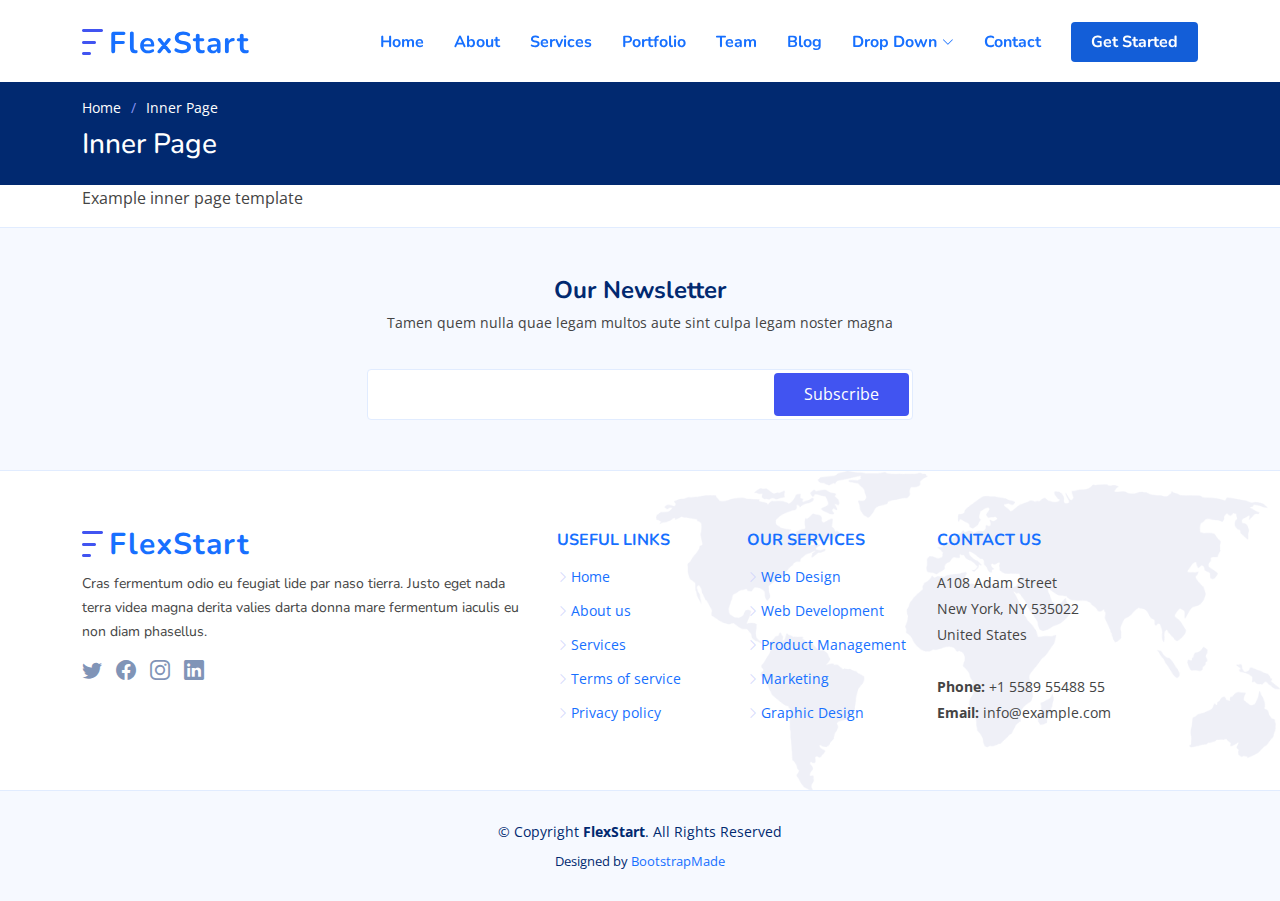
<file: inner-page.html>
<!DOCTYPE html>
<html lang="en">

<head>
  <meta charset="utf-8">
  <meta content="width=device-width, initial-scale=1.0" name="viewport">

  <title>Inner Page - FlexStart Bootstrap Template</title>
  <meta content="" name="description">
  <meta content="" name="keywords">

  <!-- Favicons -->
  <link href="assets/img/favicon.png" rel="icon">
  <link href="assets/img/apple-touch-icon.png" rel="apple-touch-icon">

  <!-- Google Fonts -->
  <link href="https://fonts.googleapis.com/css?family=Open+Sans:300,300i,400,400i,600,600i,700,700i|Nunito:300,300i,400,400i,600,600i,700,700i|Poppins:300,300i,400,400i,500,500i,600,600i,700,700i" rel="stylesheet">

  <!-- Vendor CSS Files -->
  <link href="assets/vendor/aos/aos.css" rel="stylesheet">
  <link href="assets/vendor/bootstrap/css/bootstrap.min.css" rel="stylesheet">
  <link href="assets/vendor/bootstrap-icons/bootstrap-icons.css" rel="stylesheet">
  <link href="assets/vendor/glightbox/css/glightbox.min.css" rel="stylesheet">
  <link href="assets/vendor/remixicon/remixicon.css" rel="stylesheet">
  <link href="assets/vendor/swiper/swiper-bundle.min.css" rel="stylesheet">

  <!-- Template Main CSS File -->
  <link href="assets/css/style.css" rel="stylesheet">

  <!-- =======================================================
  * Template Name: FlexStart
  * Updated: Mar 10 2023 with Bootstrap v5.2.3
  * Template URL: https://bootstrapmade.com/flexstart-bootstrap-startup-template/
  * Author: BootstrapMade.com
  * License: https://bootstrapmade.com/license/
  ======================================================== -->
</head>

<body>

  <!-- ======= Header ======= -->
  <header id="header" class="header fixed-top">
    <div class="container-fluid container-xl d-flex align-items-center justify-content-between">

      <a href="index.html" class="logo d-flex align-items-center">
        <img src="assets/img/logo.png" alt="">
        <span>FlexStart</span>
      </a>

      <nav id="navbar" class="navbar">
        <ul>
          <li><a class="nav-link scrollto " href="#hero">Home</a></li>
          <li><a class="nav-link scrollto" href="#about">About</a></li>
          <li><a class="nav-link scrollto" href="#services">Services</a></li>
          <li><a class="nav-link scrollto" href="#portfolio">Portfolio</a></li>
          <li><a class="nav-link scrollto" href="#team">Team</a></li>
          <li><a href="blog.html">Blog</a></li>
          <li class="dropdown"><a href="#"><span>Drop Down</span> <i class="bi bi-chevron-down"></i></a>
            <ul>
              <li><a href="#">Drop Down 1</a></li>
              <li class="dropdown"><a href="#"><span>Deep Drop Down</span> <i class="bi bi-chevron-right"></i></a>
                <ul>
                  <li><a href="#">Deep Drop Down 1</a></li>
                  <li><a href="#">Deep Drop Down 2</a></li>
                  <li><a href="#">Deep Drop Down 3</a></li>
                  <li><a href="#">Deep Drop Down 4</a></li>
                  <li><a href="#">Deep Drop Down 5</a></li>
                </ul>
              </li>
              <li><a href="#">Drop Down 2</a></li>
              <li><a href="#">Drop Down 3</a></li>
              <li><a href="#">Drop Down 4</a></li>
            </ul>
          </li>
          <li><a class="nav-link scrollto" href="#contact">Contact</a></li>
          <li><a class="getstarted scrollto" href="#about">Get Started</a></li>
        </ul>
        <i class="bi bi-list mobile-nav-toggle"></i>
      </nav><!-- .navbar -->

    </div>
  </header><!-- End Header -->

  <main id="main">

    <!-- ======= Breadcrumbs ======= -->
    <section class="breadcrumbs">
      <div class="container">

        <ol>
          <li><a href="index.html">Home</a></li>
          <li>Inner Page</li>
        </ol>
        <h2>Inner Page</h2>

      </div>
    </section><!-- End Breadcrumbs -->

    <section class="inner-page">
      <div class="container">
        <p>
          Example inner page template
        </p>
      </div>
    </section>

  </main><!-- End #main -->

  <!-- ======= Footer ======= -->
  <footer id="footer" class="footer">

    <div class="footer-newsletter">
      <div class="container">
        <div class="row justify-content-center">
          <div class="col-lg-12 text-center">
            <h4>Our Newsletter</h4>
            <p>Tamen quem nulla quae legam multos aute sint culpa legam noster magna</p>
          </div>
          <div class="col-lg-6">
            <form action="" method="post">
              <input type="email" name="email"><input type="submit" value="Subscribe">
            </form>
          </div>
        </div>
      </div>
    </div>

    <div class="footer-top">
      <div class="container">
        <div class="row gy-4">
          <div class="col-lg-5 col-md-12 footer-info">
            <a href="index.html" class="logo d-flex align-items-center">
              <img src="assets/img/logo.png" alt="">
              <span>FlexStart</span>
            </a>
            <p>Cras fermentum odio eu feugiat lide par naso tierra. Justo eget nada terra videa magna derita valies darta donna mare fermentum iaculis eu non diam phasellus.</p>
            <div class="social-links mt-3">
              <a href="#" class="twitter"><i class="bi bi-twitter"></i></a>
              <a href="#" class="facebook"><i class="bi bi-facebook"></i></a>
              <a href="#" class="instagram"><i class="bi bi-instagram"></i></a>
              <a href="#" class="linkedin"><i class="bi bi-linkedin"></i></a>
            </div>
          </div>

          <div class="col-lg-2 col-6 footer-links">
            <h4>Useful Links</h4>
            <ul>
              <li><i class="bi bi-chevron-right"></i> <a href="#">Home</a></li>
              <li><i class="bi bi-chevron-right"></i> <a href="#">About us</a></li>
              <li><i class="bi bi-chevron-right"></i> <a href="#">Services</a></li>
              <li><i class="bi bi-chevron-right"></i> <a href="#">Terms of service</a></li>
              <li><i class="bi bi-chevron-right"></i> <a href="#">Privacy policy</a></li>
            </ul>
          </div>

          <div class="col-lg-2 col-6 footer-links">
            <h4>Our Services</h4>
            <ul>
              <li><i class="bi bi-chevron-right"></i> <a href="#">Web Design</a></li>
              <li><i class="bi bi-chevron-right"></i> <a href="#">Web Development</a></li>
              <li><i class="bi bi-chevron-right"></i> <a href="#">Product Management</a></li>
              <li><i class="bi bi-chevron-right"></i> <a href="#">Marketing</a></li>
              <li><i class="bi bi-chevron-right"></i> <a href="#">Graphic Design</a></li>
            </ul>
          </div>

          <div class="col-lg-3 col-md-12 footer-contact text-center text-md-start">
            <h4>Contact Us</h4>
            <p>
              A108 Adam Street <br>
              New York, NY 535022<br>
              United States <br><br>
              <strong>Phone:</strong> +1 5589 55488 55<br>
              <strong>Email:</strong> info@example.com<br>
            </p>

          </div>

        </div>
      </div>
    </div>

    <div class="container">
      <div class="copyright">
        &copy; Copyright <strong><span>FlexStart</span></strong>. All Rights Reserved
      </div>
      <div class="credits">
        <!-- All the links in the footer should remain intact. -->
        <!-- You can delete the links only if you purchased the pro version. -->
        <!-- Licensing information: https://bootstrapmade.com/license/ -->
        <!-- Purchase the pro version with working PHP/AJAX contact form: https://bootstrapmade.com/flexstart-bootstrap-startup-template/ -->
        Designed by <a href="https://bootstrapmade.com/">BootstrapMade</a>
      </div>
    </div>
  </footer><!-- End Footer -->

  <a href="#" class="back-to-top d-flex align-items-center justify-content-center"><i class="bi bi-arrow-up-short"></i></a>

  <!-- Vendor JS Files -->
  <script src="assets/vendor/purecounter/purecounter_vanilla.js"></script>
  <script src="assets/vendor/aos/aos.js"></script>
  <script src="assets/vendor/bootstrap/js/bootstrap.bundle.min.js"></script>
  <script src="assets/vendor/glightbox/js/glightbox.min.js"></script>
  <script src="assets/vendor/isotope-layout/isotope.pkgd.min.js"></script>
  <script src="assets/vendor/swiper/swiper-bundle.min.js"></script>
  <script src="assets/vendor/php-email-form/validate.js"></script>

  <!-- Template Main JS File -->
  <script src="assets/js/main.js"></script>

</body>

</html>
</file>
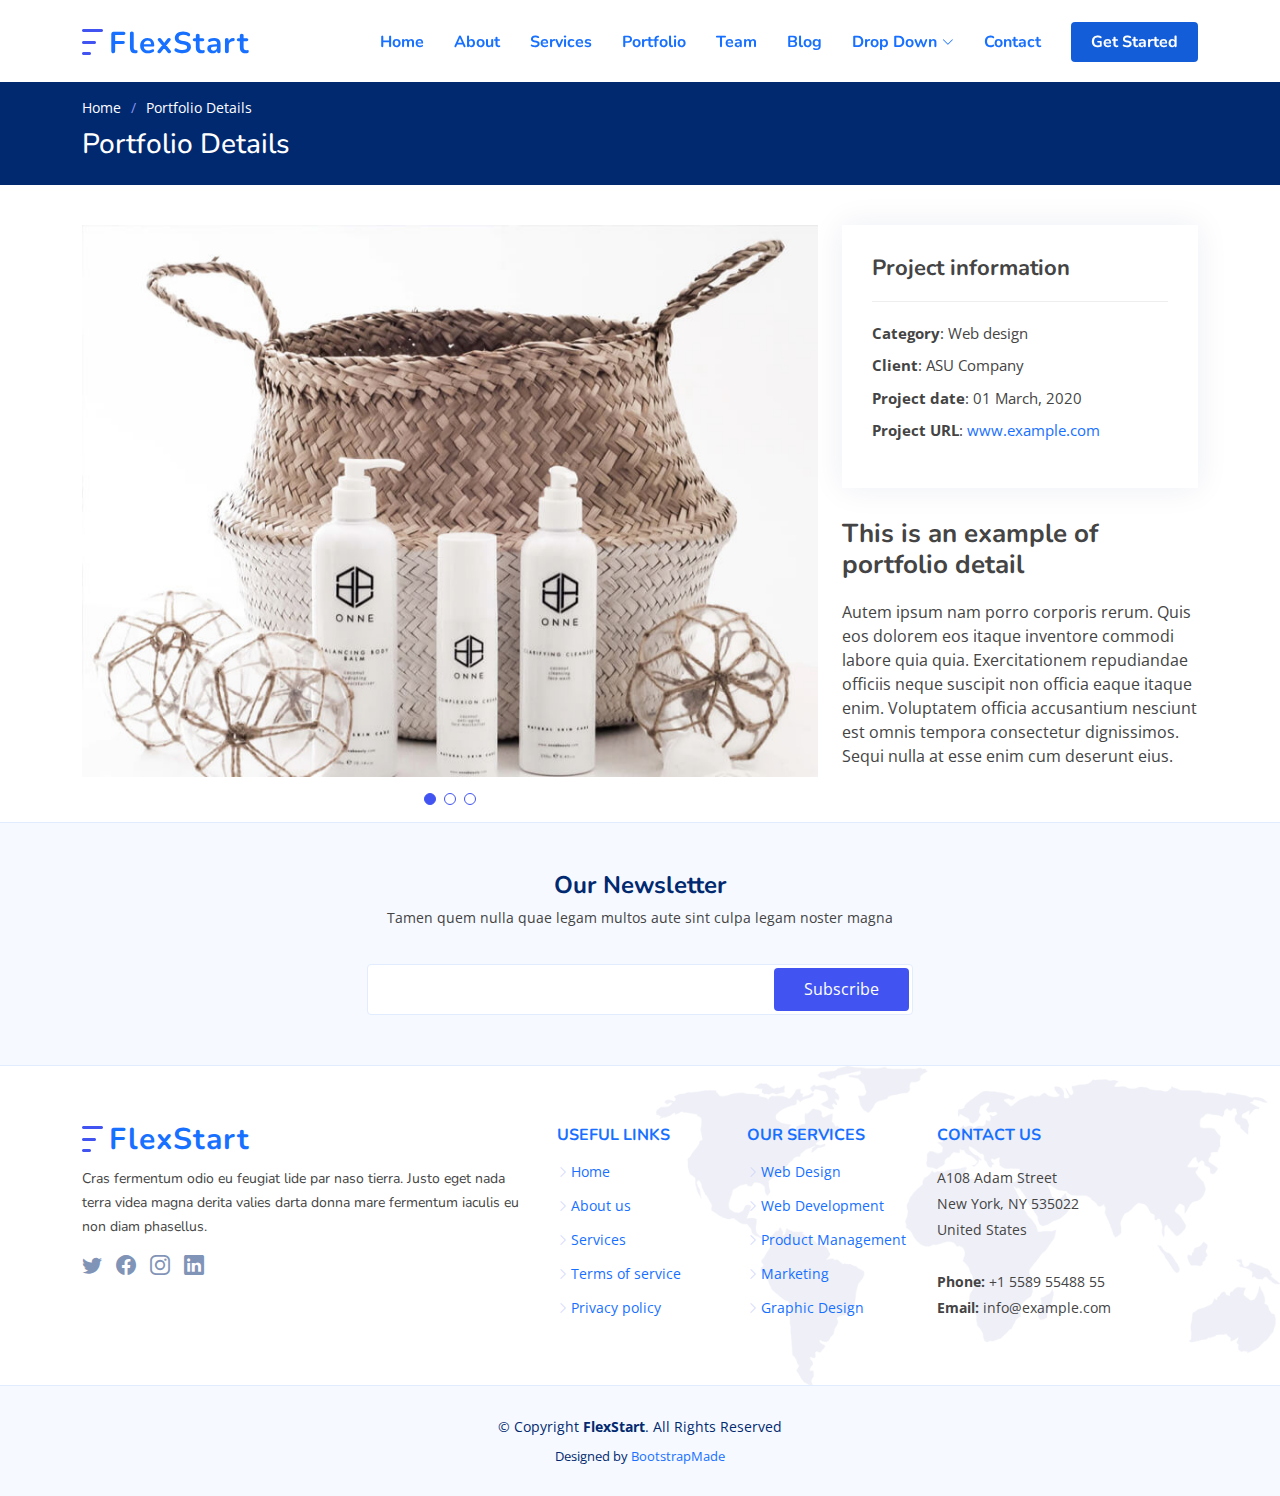
<file: portfolio-details.html>
<!DOCTYPE html>
<html lang="en">

<head>
  <meta charset="utf-8">
  <meta content="width=device-width, initial-scale=1.0" name="viewport">

  <title>Portfolio Details - FlexStart Bootstrap Template</title>
  <meta content="" name="description">
  <meta content="" name="keywords">

  <!-- Favicons -->
  <link href="assets/img/favicon.png" rel="icon">
  <link href="assets/img/apple-touch-icon.png" rel="apple-touch-icon">

  <!-- Google Fonts -->
  <link href="https://fonts.googleapis.com/css?family=Open+Sans:300,300i,400,400i,600,600i,700,700i|Nunito:300,300i,400,400i,600,600i,700,700i|Poppins:300,300i,400,400i,500,500i,600,600i,700,700i" rel="stylesheet">

  <!-- Vendor CSS Files -->
  <link href="assets/vendor/aos/aos.css" rel="stylesheet">
  <link href="assets/vendor/bootstrap/css/bootstrap.min.css" rel="stylesheet">
  <link href="assets/vendor/bootstrap-icons/bootstrap-icons.css" rel="stylesheet">
  <link href="assets/vendor/glightbox/css/glightbox.min.css" rel="stylesheet">
  <link href="assets/vendor/remixicon/remixicon.css" rel="stylesheet">
  <link href="assets/vendor/swiper/swiper-bundle.min.css" rel="stylesheet">

  <!-- Template Main CSS File -->
  <link href="assets/css/style.css" rel="stylesheet">

  <!-- =======================================================
  * Template Name: FlexStart
  * Updated: Mar 10 2023 with Bootstrap v5.2.3
  * Template URL: https://bootstrapmade.com/flexstart-bootstrap-startup-template/
  * Author: BootstrapMade.com
  * License: https://bootstrapmade.com/license/
  ======================================================== -->
</head>

<body>

  <!-- ======= Header ======= -->
  <header id="header" class="header fixed-top">
    <div class="container-fluid container-xl d-flex align-items-center justify-content-between">

      <a href="index.html" class="logo d-flex align-items-center">
        <img src="assets/img/logo.png" alt="">
        <span>FlexStart</span>
      </a>

      <nav id="navbar" class="navbar">
        <ul>
          <li><a class="nav-link scrollto " href="#hero">Home</a></li>
          <li><a class="nav-link scrollto" href="#about">About</a></li>
          <li><a class="nav-link scrollto" href="#services">Services</a></li>
          <li><a class="nav-link scrollto" href="#portfolio">Portfolio</a></li>
          <li><a class="nav-link scrollto" href="#team">Team</a></li>
          <li><a href="blog.html">Blog</a></li>
          <li class="dropdown"><a href="#"><span>Drop Down</span> <i class="bi bi-chevron-down"></i></a>
            <ul>
              <li><a href="#">Drop Down 1</a></li>
              <li class="dropdown"><a href="#"><span>Deep Drop Down</span> <i class="bi bi-chevron-right"></i></a>
                <ul>
                  <li><a href="#">Deep Drop Down 1</a></li>
                  <li><a href="#">Deep Drop Down 2</a></li>
                  <li><a href="#">Deep Drop Down 3</a></li>
                  <li><a href="#">Deep Drop Down 4</a></li>
                  <li><a href="#">Deep Drop Down 5</a></li>
                </ul>
              </li>
              <li><a href="#">Drop Down 2</a></li>
              <li><a href="#">Drop Down 3</a></li>
              <li><a href="#">Drop Down 4</a></li>
            </ul>
          </li>
          <li><a class="nav-link scrollto" href="#contact">Contact</a></li>
          <li><a class="getstarted scrollto" href="#about">Get Started</a></li>
        </ul>
        <i class="bi bi-list mobile-nav-toggle"></i>
      </nav><!-- .navbar -->

    </div>
  </header><!-- End Header -->

  <main id="main">

    <!-- ======= Breadcrumbs ======= -->
    <section class="breadcrumbs">
      <div class="container">

        <ol>
          <li><a href="index.html">Home</a></li>
          <li>Portfolio Details</li>
        </ol>
        <h2>Portfolio Details</h2>

      </div>
    </section><!-- End Breadcrumbs -->

    <!-- ======= Portfolio Details Section ======= -->
    <section id="portfolio-details" class="portfolio-details">
      <div class="container">

        <div class="row gy-4">

          <div class="col-lg-8">
            <div class="portfolio-details-slider swiper">
              <div class="swiper-wrapper align-items-center">

                <div class="swiper-slide">
                  <img src="assets/img/portfolio/portfolio-1.jpg" alt="">
                </div>

                <div class="swiper-slide">
                  <img src="assets/img/portfolio/portfolio-2.jpg" alt="">
                </div>

                <div class="swiper-slide">
                  <img src="assets/img/portfolio/portfolio-3.jpg" alt="">
                </div>

              </div>
              <div class="swiper-pagination"></div>
            </div>
          </div>

          <div class="col-lg-4">
            <div class="portfolio-info">
              <h3>Project information</h3>
              <ul>
                <li><strong>Category</strong>: Web design</li>
                <li><strong>Client</strong>: ASU Company</li>
                <li><strong>Project date</strong>: 01 March, 2020</li>
                <li><strong>Project URL</strong>: <a href="#">www.example.com</a></li>
              </ul>
            </div>
            <div class="portfolio-description">
              <h2>This is an example of portfolio detail</h2>
              <p>
                Autem ipsum nam porro corporis rerum. Quis eos dolorem eos itaque inventore commodi labore quia quia. Exercitationem repudiandae officiis neque suscipit non officia eaque itaque enim. Voluptatem officia accusantium nesciunt est omnis tempora consectetur dignissimos. Sequi nulla at esse enim cum deserunt eius.
              </p>
            </div>
          </div>

        </div>

      </div>
    </section><!-- End Portfolio Details Section -->

  </main><!-- End #main -->

  <!-- ======= Footer ======= -->
  <footer id="footer" class="footer">

    <div class="footer-newsletter">
      <div class="container">
        <div class="row justify-content-center">
          <div class="col-lg-12 text-center">
            <h4>Our Newsletter</h4>
            <p>Tamen quem nulla quae legam multos aute sint culpa legam noster magna</p>
          </div>
          <div class="col-lg-6">
            <form action="" method="post">
              <input type="email" name="email"><input type="submit" value="Subscribe">
            </form>
          </div>
        </div>
      </div>
    </div>

    <div class="footer-top">
      <div class="container">
        <div class="row gy-4">
          <div class="col-lg-5 col-md-12 footer-info">
            <a href="index.html" class="logo d-flex align-items-center">
              <img src="assets/img/logo.png" alt="">
              <span>FlexStart</span>
            </a>
            <p>Cras fermentum odio eu feugiat lide par naso tierra. Justo eget nada terra videa magna derita valies darta donna mare fermentum iaculis eu non diam phasellus.</p>
            <div class="social-links mt-3">
              <a href="#" class="twitter"><i class="bi bi-twitter"></i></a>
              <a href="#" class="facebook"><i class="bi bi-facebook"></i></a>
              <a href="#" class="instagram"><i class="bi bi-instagram"></i></a>
              <a href="#" class="linkedin"><i class="bi bi-linkedin"></i></a>
            </div>
          </div>

          <div class="col-lg-2 col-6 footer-links">
            <h4>Useful Links</h4>
            <ul>
              <li><i class="bi bi-chevron-right"></i> <a href="#">Home</a></li>
              <li><i class="bi bi-chevron-right"></i> <a href="#">About us</a></li>
              <li><i class="bi bi-chevron-right"></i> <a href="#">Services</a></li>
              <li><i class="bi bi-chevron-right"></i> <a href="#">Terms of service</a></li>
              <li><i class="bi bi-chevron-right"></i> <a href="#">Privacy policy</a></li>
            </ul>
          </div>

          <div class="col-lg-2 col-6 footer-links">
            <h4>Our Services</h4>
            <ul>
              <li><i class="bi bi-chevron-right"></i> <a href="#">Web Design</a></li>
              <li><i class="bi bi-chevron-right"></i> <a href="#">Web Development</a></li>
              <li><i class="bi bi-chevron-right"></i> <a href="#">Product Management</a></li>
              <li><i class="bi bi-chevron-right"></i> <a href="#">Marketing</a></li>
              <li><i class="bi bi-chevron-right"></i> <a href="#">Graphic Design</a></li>
            </ul>
          </div>

          <div class="col-lg-3 col-md-12 footer-contact text-center text-md-start">
            <h4>Contact Us</h4>
            <p>
              A108 Adam Street <br>
              New York, NY 535022<br>
              United States <br><br>
              <strong>Phone:</strong> +1 5589 55488 55<br>
              <strong>Email:</strong> info@example.com<br>
            </p>

          </div>

        </div>
      </div>
    </div>

    <div class="container">
      <div class="copyright">
        &copy; Copyright <strong><span>FlexStart</span></strong>. All Rights Reserved
      </div>
      <div class="credits">
        <!-- All the links in the footer should remain intact. -->
        <!-- You can delete the links only if you purchased the pro version. -->
        <!-- Licensing information: https://bootstrapmade.com/license/ -->
        <!-- Purchase the pro version with working PHP/AJAX contact form: https://bootstrapmade.com/flexstart-bootstrap-startup-template/ -->
        Designed by <a href="https://bootstrapmade.com/">BootstrapMade</a>
      </div>
    </div>
  </footer><!-- End Footer -->

  <a href="#" class="back-to-top d-flex align-items-center justify-content-center"><i class="bi bi-arrow-up-short"></i></a>

  <!-- Vendor JS Files -->
  <script src="assets/vendor/purecounter/purecounter_vanilla.js"></script>
  <script src="assets/vendor/aos/aos.js"></script>
  <script src="assets/vendor/bootstrap/js/bootstrap.bundle.min.js"></script>
  <script src="assets/vendor/glightbox/js/glightbox.min.js"></script>
  <script src="assets/vendor/isotope-layout/isotope.pkgd.min.js"></script>
  <script src="assets/vendor/swiper/swiper-bundle.min.js"></script>
  <script src="assets/vendor/php-email-form/validate.js"></script>

  <!-- Template Main JS File -->
  <script src="assets/js/main.js"></script>

</body>

</html>
</file>
<file: assets/css/style.css>
:root {
  scroll-behavior: smooth;
}

body {
  font-family: "Open Sans", sans-serif;
  color: #444444;
}

a {
  color: #1770FF;
  text-decoration: none;
}

a:hover {
  color: #012970;
  text-decoration: none;
}

h1,
h2,
h3,
h4,
h5,
h6 {
  font-family: "Nunito", sans-serif;
}

/*--------------------------------------------------------------
# Sections
--------------------------------------------------------------*/
section {
  padding: 1px 0;
  overflow: hidden;
}

.section-header {
  text-align: center;
  padding-bottom: 40px;
}

.section-header h2 {
  font-size: 13px;
  letter-spacing: 1px;
  font-weight: 700;
  margin: 0;
  color: #4154f1;
  text-transform: uppercase;
}

.section-header p {
  margin: 10px 0 0 0;
  padding: 0;
  font-size: 38px;
  line-height: 42px;
  font-weight: 700;
  color: #1770FF;
}

@media (max-width: 768px) {
  .section-header p {
    font-size: 28px;
    line-height: 32px;
  }
}

/*--------------------------------------------------------------
# Breadcrumbs
--------------------------------------------------------------*/
.breadcrumbs {
  padding: 15px 0;
  background: #012970;
  min-height: 40px;
  margin-top: 82px;
  color: #fff;
}

@media (max-width: 992px) {
  .breadcrumbs {
    margin-top: 57px;
  }
}

.breadcrumbs h2 {
  font-size: 28px;
  font-weight: 500;
}

.breadcrumbs ol {
  display: flex;
  flex-wrap: wrap;
  list-style: none;
  padding: 0 0 10px 0;
  margin: 0;
  font-size: 14px;
}

.breadcrumbs ol a {
  color: #fff;
  transition: 0.3s;
}

.breadcrumbs ol a:hover {
  text-decoration: underline;
}

.breadcrumbs ol li+li {
  padding-left: 10px;
}

.breadcrumbs ol li+li::before {
  display: inline-block;
  padding-right: 10px;
  color: #8894f6;
  content: "/";
}

/*--------------------------------------------------------------
# Back to top button
--------------------------------------------------------------*/
.back-to-top {
  position: fixed;
  visibility: hidden;
  opacity: 0;
  right: 15px;
  bottom: 15px;
  z-index: 99999;
  background: #135ED8;
  width: 40px;
  height: 40px;
  border-radius: 4px;
  transition: all 0.4s;
}

.back-to-top i {
  font-size: 24px;
  color: #fff;
  line-height: 0;
}

.back-to-top:hover {
  background: #124496;
  color: #fff;
}

.back-to-top.active {
  visibility: visible;
  opacity: 1;
}

/*--------------------------------------------------------------
# Disable aos animation delay on mobile devices
--------------------------------------------------------------*/
@media screen and (max-width: 768px) {
  [data-aos-delay] {
    transition-delay: 0 !important;
  }
}

/*--------------------------------------------------------------
# Header
--------------------------------------------------------------*/
.header {
  transition: all 0.5s;
  z-index: 997;
  padding: 20px 0;
}

.header.header-scrolled {
  background: #fff;
  padding: 15px 0;
  box-shadow: 0px 2px 20px rgba(1, 41, 112, 0.1);
}

.header .logo {
  line-height: 0;
}

.header .logo img {
  max-height: 40px;
  margin-right: 6px;
}

.header .logo span {
  font-size: 30px;
  font-weight: 700;
  letter-spacing: 1px;
  color: #1770FF;
  font-family: "Nunito", sans-serif;
  margin-top: 3px;
}

/*--------------------------------------------------------------
# Navigation Menu
--------------------------------------------------------------*/
/**
* Desktop Navigation 
*/
.navbar {
  padding: 0;
}

.navbar ul {
  margin: 0;
  padding: 0;
  display: flex;
  list-style: none;
  align-items: center;
}

.navbar li {
  position: relative;
}

.navbar a,
.navbar a:focus {
  display: flex;
  align-items: center;
  justify-content: space-between;
  padding: 10px 0 10px 30px;
  font-family: "Nunito", sans-serif;
  font-size: 16px;
  font-weight: 700;
  color: #1770FF;
  white-space: nowrap;
  transition: 0.3s;
}

.navbar a i,
.navbar a:focus i {
  font-size: 12px;
  line-height: 0;
  margin-left: 5px;
}

.navbar a:hover,
.navbar .active,
.navbar .active:focus,
.navbar li:hover>a {
  color: #124496;
}

.navbar .getstarted,
.navbar .getstarted:focus {
  background: #135ED8;
  padding: 8px 20px;
  margin-left: 30px;
  border-radius: 4px;
  color: #fff;
}

.navbar .getstarted:hover,
.navbar .getstarted:focus:hover {
  color: #fff;
  background: #124496;
}

.navbar .dropdown ul {
  display: block;
  position: absolute;
  left: 14px;
  top: calc(100% + 30px);
  margin: 0;
  padding: 10px 0;
  z-index: 99;
  opacity: 0;
  visibility: hidden;
  background: #fff;
  box-shadow: 0px 0px 30px rgba(127, 137, 161, 0.25);
  transition: 0.3s;
  border-radius: 4px;
}

.navbar .dropdown ul li {
  min-width: 200px;
}

.navbar .dropdown ul a {
  padding: 10px 20px;
  font-size: 15px;
  text-transform: none;
  font-weight: 600;
}

.navbar .dropdown ul a i {
  font-size: 12px;
}

.navbar .dropdown ul a:hover,
.navbar .dropdown ul .active:hover,
.navbar .dropdown ul li:hover>a {
  color: #4154f1;
}

.navbar .dropdown:hover>ul {
  opacity: 1;
  top: 100%;
  visibility: visible;
}

.navbar .dropdown .dropdown ul {
  top: 0;
  left: calc(100% - 30px);
  visibility: hidden;
}

.navbar .dropdown .dropdown:hover>ul {
  opacity: 1;
  top: 0;
  left: 100%;
  visibility: visible;
}

@media (max-width: 1366px) {
  .navbar .dropdown .dropdown ul {
    left: -90%;
  }

  .navbar .dropdown .dropdown:hover>ul {
    left: -100%;
  }
}

/**
* Mobile Navigation 
*/
.mobile-nav-toggle {
  color: #012970;
  font-size: 28px;
  cursor: pointer;
  display: none;
  line-height: 0;
  transition: 0.5s;
}

.mobile-nav-toggle.bi-x {
  color: #fff;
}

@media (max-width: 991px) {
  .mobile-nav-toggle {
    display: block;
  }

  .navbar ul {
    display: none;
  }
}

.navbar-mobile {
  position: fixed;
  overflow: hidden;
  top: 0;
  right: 0;
  left: 0;
  bottom: 0;
  background: rgba(1, 22, 61, 0.9);
  transition: 0.3s;
}

.navbar-mobile .mobile-nav-toggle {
  position: absolute;
  top: 15px;
  right: 15px;
}

.navbar-mobile ul {
  display: block;
  position: absolute;
  top: 55px;
  right: 15px;
  bottom: 15px;
  left: 15px;
  padding: 10px 0;
  border-radius: 10px;
  background-color: #fff;
  overflow-y: auto;
  transition: 0.3s;
}

.navbar-mobile a,
.navbar-mobile a:focus {
  padding: 10px 20px;
  font-size: 15px;
  color: #012970;
}

.navbar-mobile a:hover,
.navbar-mobile .active,
.navbar-mobile li:hover>a {
  color: #4154f1;
}

.navbar-mobile .getstarted,
.navbar-mobile .getstarted:focus {
  margin: 15px;
}

.navbar-mobile .dropdown ul {
  position: static;
  display: none;
  margin: 10px 20px;
  padding: 10px 0;
  z-index: 99;
  opacity: 1;
  visibility: visible;
  background: #fff;
  box-shadow: 0px 0px 30px rgba(127, 137, 161, 0.25);
}

.navbar-mobile .dropdown ul li {
  min-width: 200px;
}

.navbar-mobile .dropdown ul a {
  padding: 10px 20px;
}

.navbar-mobile .dropdown ul a i {
  font-size: 12px;
}

.navbar-mobile .dropdown ul a:hover,
.navbar-mobile .dropdown ul .active:hover,
.navbar-mobile .dropdown ul li:hover>a {
  color: #4154f1;
}

.navbar-mobile .dropdown>.dropdown-active {
  display: block;
}

/*--------------------------------------------------------------
# Hero Section
--------------------------------------------------------------*/
.hero {
  width: 100%;
  height: 100vh;
  background: url(../img/hero-bg.png) top center no-repeat;
  background-size: cover;
}

.hero h1 {
  margin: 0;
  font-size: 48px;
  font-weight: 700;
  color: #1770FF;
}

.hero h2 {
  color: #444444;
  margin: 15px 0 0 0;
  font-size: 26px;
}

.hero .btn-get-started {
  margin-top: 30px;
  line-height: 0;
  padding: 15px 40px;
  border-radius: 4px;
  transition: 0.5s;
  color: #fff;
  background: #1770FF;
  box-shadow: 0px 5px 30px rgba(65, 84, 241, 0.4);
}

.hero .btn-get-started span {
  font-family: "Nunito", sans-serif;
  font-weight: 600;
  font-size: 16px;
  letter-spacing: 1px;
}

.hero .btn-get-started i {
  margin-left: 5px;
  font-size: 18px;
  transition: 0.3s;
}

.hero .btn-get-started:hover i {
  transform: translateX(5px);
}

.hero .hero-img {
  text-align: right;
}

@media (min-width: 1024px) {
  .hero {
    background-attachment: fixed;
  }
}

@media (max-width: 991px) {
  .hero {
    height: auto;
    padding: 120px 0 60px 0;
  }

  .hero .hero-img {
    text-align: center;
    margin-top: 80px;
  }

  .hero .hero-img img {
    width: 80%;
  }
}

@media (max-width: 768px) {
  .hero {
    text-align: center;
  }

  .hero h1 {
    font-size: 32px;
  }

  .hero h2 {
    font-size: 24px;
  }

  .hero .hero-img img {
    width: 100%;
  }
}

/*--------------------------------------------------------------
# Index Page
--------------------------------------------------------------*/
/*--------------------------------------------------------------
# About
--------------------------------------------------------------*/
.about .content {
  background-color: #f6f9ff;
  padding: 40px;
}

.about h3 {
  font-size: 14px;
  font-weight: 700;
  color: #4154f1;
  text-transform: uppercase;
}

.about h2 {
  font-size: 24px;
  font-weight: 700;
  color: #1770FF;
}

.about p {
  margin: 15px 0 30px 0;
  line-height: 24px;
}

.about .btn-read-more {
  line-height: 0;
  padding: 15px 40px;
  border-radius: 4px;
  transition: 0.5s;
  color: #fff;
  background: #4154f1;
  box-shadow: 0px 5px 25px rgba(65, 84, 241, 0.3);
}

.about .btn-read-more span {
  font-family: "Nunito", sans-serif;
  font-weight: 600;
  font-size: 16px;
  letter-spacing: 1px;
}

.about .btn-read-more i {
  margin-left: 5px;
  font-size: 18px;
  transition: 0.3s;
}

.about .btn-read-more:hover i {
  transform: translateX(5px);
}

/*--------------------------------------------------------------
# Values
--------------------------------------------------------------*/
.values .box {
  padding: 30px;
  box-shadow: 0px 0 5px rgba(1, 41, 112, 0.08);
  text-align: center;
  transition: 0.3s;
  height: 100%;
}

.values .box img {
  padding: 30px 50px;
  transition: 0.5s;
  transform: scale(1.1);
}

.values .box h3 {
  font-size: 24px;
  color: #1770FF;
  font-weight: 700;
  margin-bottom: 18px;
}

.values .box:hover {
  box-shadow: 0px 0 30px rgba(1, 41, 112, 0.08);
}

.values .box:hover img {
  transform: scale(1);
}

/*--------------------------------------------------------------
# Counts
--------------------------------------------------------------*/
.counts {
  padding: 70px 0 60px;
}

.counts .count-box {
  display: flex;
  align-items: center;
  padding: 30px;
  width: 100%;
  background: #fff;
  box-shadow: 0px 0 30px rgba(1, 41, 112, 0.08);
}

.counts .count-box i {
  font-size: 42px;
  line-height: 0;
  margin-right: 20px;
  color: #4154f1;
}

.counts .count-box span {
  font-size: 36px;
  display: block;
  font-weight: 600;
  color: #1770FF;
}

.counts .count-box p {
  padding: 0;
  margin: 0;
  font-family: "Nunito", sans-serif;
  font-size: 14px;
}

/*--------------------------------------------------------------
# Features
--------------------------------------------------------------*/
.features .feature-box {
  padding: 24px 20px;
  box-shadow: 0px 0 30px rgba(1, 41, 112, 0.08);
  transition: 0.3s;
  height: 100%;
}

.features .feature-box h3 {
  font-size: 18px;
  color: #1770FF;
  font-weight: 700;
  margin: 0;
}

.features .feature-box i {
  line-height: 0;
  background: #ecf3ff;
  padding: 4px;
  margin-right: 10px;
  font-size: 24px;
  border-radius: 3px;
  transition: 0.3s;
}

.features .feature-box:hover i {
  background: #1460DA;
  color: #fff;
}

.features .feture-tabs {
  margin-top: 120px;
}

.features .feture-tabs h3 {
  color: #1770FF;
  font-weight: 700;
  font-size: 32px;
  margin-bottom: 10px;
}

@media (max-width: 768px) {
  .features .feture-tabs h3 {
    font-size: 28px;
  }
}

.features .feture-tabs .nav-pills {
  border-bottom: 1px solid #eee;
}

.features .feture-tabs .nav-link {
  background: none;
  text-transform: uppercase;
  font-size: 15px;
  font-weight: 600;
  color: #1770FF;
  padding: 12px 0;
  margin-right: 25px;
  margin-bottom: -2px;
  border-radius: 0;
}

.features .feture-tabs .nav-link.active {
  color: #1568ED;
  border-bottom: 3px solid #1568ED;
}

.features .feture-tabs .tab-content h4 {
  font-size: 18px;
  margin: 0;
  font-weight: 700;
  color: #012970;
}

.features .feture-tabs .tab-content i {
  font-size: 24px;
  line-height: 0;
  margin-right: 8px;
  color: #4154f1;
}

.features .feature-icons {
  margin-top: 120px;
}

.features .feature-icons h3 {
  color: #012970;
  font-weight: 700;
  font-size: 32px;
  margin-bottom: 20px;
  text-align: center;
}

@media (max-width: 768px) {
  .features .feature-icons h3 {
    font-size: 28px;
  }
}

.features .feature-icons .content .icon-box {
  display: flex;
}

.features .feature-icons .content .icon-box h4 {
  font-size: 20px;
  font-weight: 700;
  margin: 0 0 10px 0;
  color: #012970;
}

.features .feature-icons .content .icon-box i {
  font-size: 44px;
  line-height: 44px;
  color: #0245bc;
  margin-right: 15px;
}

.features .feature-icons .content .icon-box p {
  font-size: 15px;
  color: #848484;
}

/*--------------------------------------------------------------
# Services
--------------------------------------------------------------*/
.services .service-box {
  box-shadow: 0px 0 30px rgba(1, 41, 112, 0.08);
  height: 100%;
  padding: 60px 30px;
  text-align: center;
  transition: 0.3s;
  border-radius: 5px;
}

.services .service-box .icon {
  font-size: 36px;
  padding: 40px 20px;
  border-radius: 4px;
  position: relative;
  margin-bottom: 25px;
  display: inline-block;
  line-height: 0;
  transition: 0.3s;
}

.services .service-box h3 {
  color: #444444;
  font-weight: 700;
}

.services .service-box .read-more {
  display: inline-flex;
  align-items: center;
  justify-content: center;
  font-weight: 600;
  font-size: 16px;
  padding: 8px 20px;
}

.services .service-box .read-more i {
  line-height: 0;
  margin-left: 5px;
  font-size: 18px;
}

.services .service-box.blue {
  border-bottom: 3px solid #2db6fa;
}

.services .service-box.blue .icon {
  color: #2db6fa;
  background: #dbf3fe;
}

.services .service-box.blue .read-more {
  color: #2db6fa;
}

.services .service-box.blue:hover {
  background: #2db6fa;
}

.services .service-box.orange {
  border-bottom: 3px solid #f68c09;
}

.services .service-box.orange .icon {
  color: #f68c09;
  background: #fde3c4;
}

.services .service-box.orange .read-more {
  color: #f68c09;
}

.services .service-box.orange:hover {
  background: #f68c09;
}

.services .service-box.green {
  border-bottom: 3px solid #08da4e;
}

.services .service-box.green .icon {
  color: #08da4e;
  background: #cffddf;
}

.services .service-box.green .read-more {
  color: #08da4e;
}

.services .service-box.green:hover {
  background: #08da4e;
}

.services .service-box.red {
  border-bottom: 3px solid #e9222c;
}

.services .service-box.red .icon {
  color: #e9222c;
  background: #fef7f8;
}

.services .service-box.red .read-more {
  color: #e9222c;
}

.services .service-box.red:hover {
  background: #e9222c;
}

.services .service-box.purple {
  border-bottom: 3px solid #b50edf;
}

.services .service-box.purple .icon {
  color: #b50edf;
  background: #f8e4fd;
}

.services .service-box.purple .read-more {
  color: #b50edf;
}

.services .service-box.purple:hover {
  background: #b50edf;
}

.services .service-box.pink {
  border-bottom: 3px solid #f51f9c;
}

.services .service-box.pink .icon {
  color: #f51f9c;
  background: #feecf7;
}

.services .service-box.pink .read-more {
  color: #f51f9c;
}

.services .service-box.pink:hover {
  background: #f51f9c;
}

.services .service-box:hover h3,
.services .service-box:hover p,
.services .service-box:hover .read-more {
  color: #fff;
}

.services .service-box:hover .icon {
  background: #fff;
}

/*--------------------------------------------------------------
# Pricing
--------------------------------------------------------------*/
.pricing .box {
  padding: 40px 20px;
  background: #fff;
  text-align: center;
  box-shadow: 0px 0 30px rgba(1, 41, 112, 0.08);
  border-radius: 4px;
  position: relative;
  overflow: hidden;
  transition: 0.3s;
}

.pricing .box:hover {
  transform: scale(1.1);
  box-shadow: 0px 0 30px rgba(1, 41, 112, 0.1);
}

.pricing h3 {
  font-weight: 700;
  font-size: 18px;
  margin-bottom: 15px;
}

.pricing .price {
  font-size: 36px;
  color: #444444;
  font-weight: 600;
  font-family: "Poppins", sans-serif;
}

.pricing .price sup {
  font-size: 20px;
  top: -15px;
  left: -3px;
}

.pricing .price span {
  color: #bababa;
  font-size: 16px;
  font-weight: 300;
}

.pricing img {
  padding: 30px 40px;
}

.pricing ul {
  padding: 0;
  list-style: none;
  color: #444444;
  text-align: center;
  line-height: 26px;
  font-size: 16px;
  margin-bottom: 25px;
}

.pricing ul li {
  padding-bottom: 10px;
}

.pricing ul .na {
  color: #ccc;
  text-decoration: line-through;
}

.pricing .btn-buy {
  display: inline-block;
  padding: 8px 40px 10px 40px;
  border-radius: 50px;
  color: #4154f1;
  transition: none;
  font-size: 16px;
  font-weight: 400;
  font-family: "Nunito", sans-serif;
  font-weight: 600;
  transition: 0.3s;
  border: 1px solid #4154f1;
}

.pricing .btn-buy:hover {
  background: #4154f1;
  color: #fff;
}

.pricing .featured {
  width: 200px;
  position: absolute;
  top: 18px;
  right: -68px;
  transform: rotate(45deg);
  z-index: 1;
  font-size: 14px;
  padding: 1px 0 3px 0;
  background: #4154f1;
  color: #fff;
}

/*--------------------------------------------------------------
# F.A.Q
--------------------------------------------------------------*/
.faq .accordion-collapse {
  border: 0;
}

.faq .accordion-button {
  padding: 15px 15px 20px 0;
  font-weight: 600;
  border: 0;
  font-size: 18px;
  color: #444444;
  text-align: left;
}

.faq .accordion-button:focus {
  box-shadow: none;
}

.faq .accordion-button:not(.collapsed) {
  background: none;
  color: #4154f1;
  border-bottom: 0;
}

.faq .accordion-body {
  padding: 0 0 25px 0;
  border: 0;
}

/*--------------------------------------------------------------
# Portfolio
--------------------------------------------------------------*/
.portfolio #portfolio-flters {
  padding: 0;
  margin: 0 auto 25px auto;
  list-style: none;
  text-align: center;
  background: white;
  border-radius: 50px;
  padding: 2px 15px;
}

.portfolio #portfolio-flters li {
  cursor: pointer;
  display: inline-block;
  padding: 8px 20px 10px 20px;
  font-size: 15px;
  font-weight: 600;
  line-height: 1;
  color: #444444;
  margin: 0 4px 8px 4px;
  transition: 0.3s;
  border-radius: 50px;
  border: 1px solid #fff;
}

.portfolio #portfolio-flters li:hover,
.portfolio #portfolio-flters li.filter-active {
  color: #124496;
  border-color: #124496;
}

.portfolio #portfolio-flters li:last-child {
  margin-right: 0;
}

.portfolio .portfolio-wrap {
  transition: 0.3s;
  position: relative;
  overflow: hidden;
  z-index: 1;
  background: rgba(255, 255, 255, 0.75);
}

.portfolio .portfolio-wrap::before {
  content: "";
  background: rgba(255, 255, 255, 0.75);
  position: absolute;
  left: 30px;
  right: 30px;
  top: 30px;
  bottom: 30px;
  transition: all ease-in-out 0.3s;
  z-index: 2;
  opacity: 0;
}

.portfolio .portfolio-wrap img {
  transition: 1s;
}

.portfolio .portfolio-wrap .portfolio-info {
  opacity: 0;
  position: absolute;
  top: 0;
  left: 0;
  right: 0;
  bottom: 0;
  text-align: center;
  z-index: 3;
  transition: all ease-in-out 0.3s;
  display: flex;
  flex-direction: column;
  justify-content: center;
  align-items: center;
}

.portfolio .portfolio-wrap .portfolio-info::before {
  display: block;
  content: "";
  width: 48px;
  height: 48px;
  position: absolute;
  top: 35px;
  left: 35px;
  border-top: 3px solid rgba(1, 41, 112, 0.2);
  border-left: 3px solid rgba(1, 41, 112, 0.2);
  transition: all 0.5s ease 0s;
  z-index: 9994;
}

.portfolio .portfolio-wrap .portfolio-info::after {
  display: block;
  content: "";
  width: 48px;
  height: 48px;
  position: absolute;
  bottom: 35px;
  right: 35px;
  border-bottom: 3px solid rgba(1, 41, 112, 0.2);
  border-right: 3px solid rgba(1, 41, 112, 0.2);
  transition: all 0.5s ease 0s;
  z-index: 9994;
}

.portfolio .portfolio-wrap .portfolio-info h4 {
  font-size: 20px;
  color: #012970;
  font-weight: 700;
}

.portfolio .portfolio-wrap .portfolio-info p {
  color: #012970;
  font-weight: 600;
  font-size: 14px;
  text-transform: uppercase;
  padding: 0;
  margin: 0;
}

.portfolio .portfolio-wrap .portfolio-links {
  text-align: center;
  z-index: 4;
}

.portfolio .portfolio-wrap .portfolio-links a {
  color: #fff;
  background: #135CD2;
  margin: 10px 2px;
  width: 36px;
  height: 36px;
  display: inline-flex;
  align-items: center;
  justify-content: center;
  border-radius: 50%;
  transition: 0.3s;
}

.portfolio .portfolio-wrap .portfolio-links a i {
  font-size: 24px;
  line-height: 0;
}

.portfolio .portfolio-wrap .portfolio-links a:hover {
  background: #135CD2;
}

.portfolio .portfolio-wrap:hover img {
  transform: scale(1.1);
}

.portfolio .portfolio-wrap:hover::before {
  top: 0;
  left: 0;
  right: 0;
  bottom: 0;
  opacity: 1;
}

.portfolio .portfolio-wrap:hover .portfolio-info {
  opacity: 1;
}

.portfolio .portfolio-wrap:hover .portfolio-info::before {
  top: 15px;
  left: 15px;
}

.portfolio .portfolio-wrap:hover .portfolio-info::after {
  bottom: 15px;
  right: 15px;
}

/*--------------------------------------------------------------
# Portfolio Details
--------------------------------------------------------------*/
.portfolio-details {
  padding-top: 40px;
}

.portfolio-details .portfolio-details-slider img {
  width: 100%;
}

.portfolio-details .portfolio-details-slider .swiper-pagination {
  margin-top: 20px;
  position: relative;
}

.portfolio-details .portfolio-details-slider .swiper-pagination .swiper-pagination-bullet {
  width: 12px;
  height: 12px;
  background-color: #fff;
  opacity: 1;
  border: 1px solid #4154f1;
}

.portfolio-details .portfolio-details-slider .swiper-pagination .swiper-pagination-bullet-active {
  background-color: #4154f1;
}

.portfolio-details .portfolio-info {
  padding: 30px;
  box-shadow: 0px 0 30px rgba(1, 41, 112, 0.08);
}

.portfolio-details .portfolio-info h3 {
  font-size: 22px;
  font-weight: 700;
  margin-bottom: 20px;
  padding-bottom: 20px;
  border-bottom: 1px solid #eee;
}

.portfolio-details .portfolio-info ul {
  list-style: none;
  padding: 0;
  font-size: 15px;
}

.portfolio-details .portfolio-info ul li+li {
  margin-top: 10px;
}

.portfolio-details .portfolio-description {
  padding-top: 30px;
}

.portfolio-details .portfolio-description h2 {
  font-size: 26px;
  font-weight: 700;
  margin-bottom: 20px;
}

.portfolio-details .portfolio-description p {
  padding: 0;
}

/*--------------------------------------------------------------
# Testimonials
--------------------------------------------------------------*/
.testimonials .testimonial-item {
  box-sizing: content-box;
  padding: 30px;
  margin: 40px 30px;
  box-shadow: 0px 0 20px rgba(1, 41, 112, 0.1);
  background: #fff;
  min-height: 320px;
  display: flex;
  flex-direction: column;
  text-align: center;
  transition: 0.3s;
}

.testimonials .testimonial-item .stars {
  margin-bottom: 15px;
}

.testimonials .testimonial-item .stars i {
  color: #ffc107;
  margin: 0 1px;
}

.testimonials .testimonial-item .testimonial-img {
  width: 90px;
  border-radius: 50%;
  border: 4px solid #fff;
  margin: 0 auto;
}

.testimonials .testimonial-item h3 {
  font-size: 18px;
  font-weight: bold;
  margin: 10px 0 5px 0;
  color: #111;
}

.testimonials .testimonial-item h4 {
  font-size: 14px;
  color: #999;
  margin: 0;
}

.testimonials .testimonial-item p {
  font-style: italic;
  margin: 0 auto 15px auto;
}

.testimonials .swiper-pagination {
  margin-top: 20px;
  position: relative;
}

.testimonials .swiper-pagination .swiper-pagination-bullet {
  width: 12px;
  height: 12px;
  background-color: #fff;
  opacity: 1;
  border: 1px solid #4154f1;
}

.testimonials .swiper-pagination .swiper-pagination-bullet-active {
  background-color: #4154f1;
}

.testimonials .swiper-slide {
  opacity: 0.3;
}

@media (max-width: 1199px) {
  .testimonials .swiper-slide-active {
    opacity: 1;
  }

  .testimonials .swiper-pagination {
    margin-top: 0;
  }
}

@media (min-width: 1200px) {
  .testimonials .swiper-slide-next {
    opacity: 1;
    transform: scale(1.12);
  }
}

/*--------------------------------------------------------------
# Team
--------------------------------------------------------------*/
.team {
  background: #fff;
  padding: 60px 0;
}

.team .member {
  overflow: hidden;
  text-align: center;
  border-radius: 5px;
  background: #fff;
  box-shadow: 0px 0 30px rgba(1, 41, 112, 0.08);
  transition: 0.3s;
}

.team .member .member-img {
  position: relative;
  overflow: hidden;
}

.team .member .member-img:after {
  position: absolute;
  content: "";
  left: 0;
  bottom: 0;
  height: 100%;
  width: 100%;
  background: url(../img/team-shape.svg) no-repeat center bottom;
  background-size: contain;
  z-index: 1;
}

.team .member .social {
  position: absolute;
  right: -100%;
  top: 30px;
  opacity: 0;
  border-radius: 4px;
  transition: 0.5s;
  background: rgba(255, 255, 255, 0.3);
  z-index: 2;
}

.team .member .social a {
  transition: color 0.3s;
  color: rgba(1, 41, 112, 0.5);
  margin: 15px 12px;
  display: block;
  line-height: 0;
  text-align: center;
}

.team .member .social a:hover {
  color: rgba(1, 41, 112, 0.8);
}

.team .member .social i {
  font-size: 18px;
}

.team .member .member-info {
  padding: 10px 15px 20px 15px;
}

.team .member .member-info h4 {
  font-weight: 700;
  margin-bottom: 5px;
  font-size: 20px;
  color: #1770FF;
}

.team .member .member-info span {
  display: block;
  font-size: 14px;
  font-weight: 400;
  color: #aaaaaa;
}

.team .member .member-info p {
  font-style: italic;
  font-size: 14px;
  padding-top: 15px;
  line-height: 26px;
  color: #5e5e5e;
}

.team .member:hover {
  transform: scale(1.08);
  box-shadow: 0px 0 30px rgba(1, 41, 112, 0.1);
}

.team .member:hover .social {
  right: 8px;
  opacity: 1;
}

/*--------------------------------------------------------------
# Clients
--------------------------------------------------------------*/
.clients .clients-slider .swiper-slide img {
  opacity: 0.5;
  transition: 0.3s;
}

.clients .clients-slider .swiper-slide img:hover {
  opacity: 1;
}

.clients .clients-slider .swiper-pagination {
  margin-top: 20px;
  position: relative;
}

.clients .clients-slider .swiper-pagination .swiper-pagination-bullet {
  width: 12px;
  height: 12px;
  background-color: #fff;
  opacity: 1;
  border: 1px solid #124496;
}

.clients .clients-slider .swiper-pagination .swiper-pagination-bullet-active {
  background-color: #124496;
}

/*--------------------------------------------------------------
# Recent Blog Posts
--------------------------------------------------------------*/
.recent-blog-posts .post-box {
  box-shadow: 0px 0 30px rgba(1, 41, 112, 0.08);
  transition: 0.3s;
  height: 100%;
  overflow: hidden;
  padding: 30px;
  border-radius: 8px;
  position: relative;
  display: flex;
  flex-direction: column;
}

.recent-blog-posts .post-box .post-img {
  overflow: hidden;
  margin: -30px -30px 15px -30px;
  position: relative;
}

.recent-blog-posts .post-box .post-img img {
  transition: 0.5s;
}

.recent-blog-posts .post-box .post-date {
  font-size: 16px;
  font-weight: 600;
  color: rgba(1, 41, 112, 0.6);
  display: block;
  margin-bottom: 10px;
}

.recent-blog-posts .post-box .post-title {
  font-size: 24px;
  color: #1770FF;
  font-weight: 700;
  margin-bottom: 18px;
  position: relative;
  transition: 0.3s;
}

.recent-blog-posts .post-box .readmore {
  display: flex;
  align-items: center;
  font-weight: 600;
  line-height: 1;
  transition: 0.3s;
}

.recent-blog-posts .post-box .readmore i {
  line-height: 0;
  margin-left: 4px;
  font-size: 18px;
}

.recent-blog-posts .post-box:hover .post-title {
  color: #1770FF;
}

.recent-blog-posts .post-box:hover .post-img img {
  transform: rotate(6deg) scale(1.2);
}

/*--------------------------------------------------------------
# Contact
--------------------------------------------------------------*/
.contact .info-box {
  color: #444444;
  background: #fafbff;
  padding: 30px;
}

.contact .info-box i {
  font-size: 38px;
  line-height: 0;
  color: #1770FF;
}

.contact .info-box h3 {
  font-size: 20px;
  color: #1770FF;
  font-weight: 700;
  margin: 20px 0 10px 0;
}

.contact .info-box p {
  padding: 0;
  line-height: 24px;
  font-size: 14px;
  margin-bottom: 0;
}

.contact .php-email-form {
  background: #fafbff;
  padding: 30px;
  height: 100%;
}

.contact .php-email-form .error-message {
  display: none;
  color: #fff;
  background: #ed3c0d;
  text-align: left;
  padding: 15px;
  margin-bottom: 24px;
  font-weight: 600;
}

.contact .php-email-form .sent-message {
  display: none;
  color: #fff;
  background: #18d26e;
  text-align: center;
  padding: 15px;
  margin-bottom: 24px;
  font-weight: 600;
}

.contact .php-email-form .loading {
  display: none;
  background: #fff;
  text-align: center;
  padding: 15px;
  margin-bottom: 24px;
}

.contact .php-email-form .loading:before {
  content: "";
  display: inline-block;
  border-radius: 50%;
  width: 24px;
  height: 24px;
  margin: 0 10px -6px 0;
  border: 3px solid #18d26e;
  border-top-color: #eee;
  animation: animate-loading 1s linear infinite;
}

.contact .php-email-form input,
.contact .php-email-form textarea {
  border-radius: 0;
  box-shadow: none;
  font-size: 14px;
  border-radius: 0;
}

.contact .php-email-form input:focus,
.contact .php-email-form textarea:focus {
  border-color: #135CD2;
}

.contact .php-email-form input {
  padding: 10px 15px;
}

.contact .php-email-form textarea {
  padding: 12px 15px;
}

.contact .php-email-form button[type=submit] {
  background: #135ED8;
  border: 0;
  padding: 10px 30px;
  color: #fff;
  transition: 0.4s;
  border-radius: 4px;
}

.contact .php-email-form button[type=submit]:hover {
  background: #124496;
}

@keyframes animate-loading {
  0% {
    transform: rotate(0deg);
  }

  100% {
    transform: rotate(360deg);
  }
}

/*--------------------------------------------------------------
# Blog
--------------------------------------------------------------*/
.blog {
  padding: 40px 0 20px 0;
}

.blog .entry {
  padding: 30px;
  margin-bottom: 60px;
  box-shadow: 0 4px 16px rgba(0, 0, 0, 0.1);
}

.blog .entry .entry-img {
  max-height: 440px;
  margin: -30px -30px 20px -30px;
  overflow: hidden;
}

.blog .entry .entry-title {
  font-size: 28px;
  font-weight: bold;
  padding: 0;
  margin: 0 0 20px 0;
}

.blog .entry .entry-title a {
  color: #012970;
  transition: 0.3s;
}

.blog .entry .entry-title a:hover {
  color: #012970;
}

.blog .entry .entry-meta {
  margin-bottom: 15px;
  color: #4084fd;
}

.blog .entry .entry-meta ul {
  display: flex;
  flex-wrap: wrap;
  list-style: none;
  align-items: center;
  padding: 0;
  margin: 0;
}

.blog .entry .entry-meta ul li+li {
  padding-left: 20px;
}

.blog .entry .entry-meta i {
  font-size: 16px;
  margin-right: 8px;
  line-height: 0;
}

.blog .entry .entry-meta a {
  color: #777777;
  font-size: 14px;
  display: inline-block;
  line-height: 1;
}

.blog .entry .entry-content p {
  line-height: 24px;
}

.blog .entry .entry-content .read-more {
  -moz-text-align-last: right;
  text-align-last: right;
}

.blog .entry .entry-content .read-more a {
  display: inline-block;
  background: #4154f1;
  color: #fff;
  padding: 6px 20px;
  transition: 0.3s;
  font-size: 14px;
  border-radius: 4px;
}

.blog .entry .entry-content .read-more a:hover {
  background: #5969f3;
}

.blog .entry .entry-content h3 {
  font-size: 22px;
  margin-top: 30px;
  font-weight: bold;
}

.blog .entry .entry-content blockquote {
  overflow: hidden;
  background-color: #fafafa;
  padding: 60px;
  position: relative;
  text-align: center;
  margin: 20px 0;
}

.blog .entry .entry-content blockquote p {
  color: #444444;
  line-height: 1.6;
  margin-bottom: 0;
  font-style: italic;
  font-weight: 500;
  font-size: 22px;
}

.blog .entry .entry-content blockquote::after {
  content: "";
  position: absolute;
  left: 0;
  top: 0;
  bottom: 0;
  width: 3px;
  background-color: #012970;
  margin-top: 20px;
  margin-bottom: 20px;
}

.blog .entry .entry-footer {
  padding-top: 10px;
  border-top: 1px solid #e6e6e6;
}

.blog .entry .entry-footer i {
  color: #0d64fd;
  display: inline;
}

.blog .entry .entry-footer a {
  color: #013289;
  transition: 0.3s;
}

.blog .entry .entry-footer a:hover {
  color: #4154f1;
}

.blog .entry .entry-footer .cats {
  list-style: none;
  display: inline;
  padding: 0 20px 0 0;
  font-size: 14px;
}

.blog .entry .entry-footer .cats li {
  display: inline-block;
}

.blog .entry .entry-footer .tags {
  list-style: none;
  display: inline;
  padding: 0;
  font-size: 14px;
}

.blog .entry .entry-footer .tags li {
  display: inline-block;
}

.blog .entry .entry-footer .tags li+li::before {
  padding-right: 6px;
  color: #6c757d;
  content: ",";
}

.blog .entry .entry-footer .share {
  font-size: 16px;
}

.blog .entry .entry-footer .share i {
  padding-left: 5px;
}

.blog .entry-single {
  margin-bottom: 30px;
}

.blog .blog-author {
  padding: 20px;
  margin-bottom: 30px;
  box-shadow: 0 4px 16px rgba(0, 0, 0, 0.1);
}

.blog .blog-author img {
  width: 120px;
  margin-right: 20px;
}

.blog .blog-author h4 {
  font-weight: 600;
  font-size: 22px;
  margin-bottom: 0px;
  padding: 0;
  color: #012970;
}

.blog .blog-author .social-links {
  margin: 0 10px 10px 0;
}

.blog .blog-author .social-links a {
  color: rgba(1, 41, 112, 0.5);
  margin-right: 5px;
}

.blog .blog-author p {
  font-style: italic;
  color: #b7b7b7;
}

.blog .blog-comments {
  margin-bottom: 30px;
}

.blog .blog-comments .comments-count {
  font-weight: bold;
}

.blog .blog-comments .comment {
  margin-top: 30px;
  position: relative;
}

.blog .blog-comments .comment .comment-img {
  margin-right: 14px;
}

.blog .blog-comments .comment .comment-img img {
  width: 60px;
}

.blog .blog-comments .comment h5 {
  font-size: 16px;
  margin-bottom: 2px;
}

.blog .blog-comments .comment h5 a {
  font-weight: bold;
  color: #444444;
  transition: 0.3s;
}

.blog .blog-comments .comment h5 a:hover {
  color: #4154f1;
}

.blog .blog-comments .comment h5 .reply {
  padding-left: 10px;
  color: #012970;
}

.blog .blog-comments .comment h5 .reply i {
  font-size: 20px;
}

.blog .blog-comments .comment time {
  display: block;
  font-size: 14px;
  color: #013ca3;
  margin-bottom: 5px;
}

.blog .blog-comments .comment.comment-reply {
  padding-left: 40px;
}

.blog .blog-comments .reply-form {
  margin-top: 30px;
  padding: 30px;
  box-shadow: 0 4px 16px rgba(0, 0, 0, 0.1);
}

.blog .blog-comments .reply-form h4 {
  font-weight: bold;
  font-size: 22px;
}

.blog .blog-comments .reply-form p {
  font-size: 14px;
}

.blog .blog-comments .reply-form input {
  border-radius: 4px;
  padding: 10px 10px;
  font-size: 14px;
}

.blog .blog-comments .reply-form input:focus {
  box-shadow: none;
  border-color: #a0aaf8;
}

.blog .blog-comments .reply-form textarea {
  border-radius: 4px;
  padding: 10px 10px;
  font-size: 14px;
}

.blog .blog-comments .reply-form textarea:focus {
  box-shadow: none;
  border-color: #a0aaf8;
}

.blog .blog-comments .reply-form .form-group {
  margin-bottom: 25px;
}

.blog .blog-comments .reply-form .btn-primary {
  border-radius: 4px;
  padding: 10px 20px;
  border: 0;
  background-color: #012970;
}

.blog .blog-comments .reply-form .btn-primary:hover {
  background-color: #013289;
}

.blog .blog-pagination {
  color: #024ed5;
}

.blog .blog-pagination ul {
  display: flex;
  padding: 0;
  margin: 0;
  list-style: none;
}

.blog .blog-pagination li {
  margin: 0 5px;
  transition: 0.3s;
}

.blog .blog-pagination li a {
  color: #012970;
  padding: 7px 16px;
  display: flex;
  align-items: center;
  justify-content: center;
}

.blog .blog-pagination li.active,
.blog .blog-pagination li:hover {
  background: #4154f1;
}

.blog .blog-pagination li.active a,
.blog .blog-pagination li:hover a {
  color: #fff;
}

.blog .sidebar {
  padding: 30px;
  margin: 0 0 60px 20px;
  box-shadow: 0 4px 16px rgba(0, 0, 0, 0.1);
}

.blog .sidebar .sidebar-title {
  font-size: 20px;
  font-weight: 700;
  padding: 0 0 0 0;
  margin: 0 0 15px 0;
  color: #012970;
  position: relative;
}

.blog .sidebar .sidebar-item {
  margin-bottom: 30px;
}

.blog .sidebar .search-form form {
  background: #fff;
  border: 1px solid #ddd;
  padding: 3px 10px;
  position: relative;
}

.blog .sidebar .search-form form input[type=text] {
  border: 0;
  padding: 4px;
  border-radius: 4px;
  width: calc(100% - 40px);
}

.blog .sidebar .search-form form button {
  position: absolute;
  top: 0;
  right: 0;
  bottom: 0;
  border: 0;
  background: none;
  font-size: 16px;
  padding: 0 15px;
  margin: -1px;
  background: #4154f1;
  color: #fff;
  transition: 0.3s;
  border-radius: 0 4px 4px 0;
  line-height: 0;
}

.blog .sidebar .search-form form button i {
  line-height: 0;
}

.blog .sidebar .search-form form button:hover {
  background: #5465f2;
}

.blog .sidebar .categories ul {
  list-style: none;
  padding: 0;
}

.blog .sidebar .categories ul li+li {
  padding-top: 10px;
}

.blog .sidebar .categories ul a {
  color: #012970;
  transition: 0.3s;
}

.blog .sidebar .categories ul a:hover {
  color: #4154f1;
}

.blog .sidebar .categories ul a span {
  padding-left: 5px;
  color: #aaaaaa;
  font-size: 14px;
}

.blog .sidebar .recent-posts .post-item+.post-item {
  margin-top: 15px;
}

.blog .sidebar .recent-posts img {
  width: 80px;
  float: left;
}

.blog .sidebar .recent-posts h4 {
  font-size: 15px;
  margin-left: 95px;
  font-weight: bold;
}

.blog .sidebar .recent-posts h4 a {
  color: #012970;
  transition: 0.3s;
}

.blog .sidebar .recent-posts h4 a:hover {
  color: #4154f1;
}

.blog .sidebar .recent-posts time {
  display: block;
  margin-left: 95px;
  font-style: italic;
  font-size: 14px;
  color: #aaaaaa;
}

.blog .sidebar .tags {
  margin-bottom: -10px;
}

.blog .sidebar .tags ul {
  list-style: none;
  padding: 0;
}

.blog .sidebar .tags ul li {
  display: inline-block;
}

.blog .sidebar .tags ul a {
  color: #0257ee;
  font-size: 14px;
  padding: 6px 14px;
  margin: 0 6px 8px 0;
  border: 1px solid #d7e6ff;
  display: inline-block;
  transition: 0.3s;
}

.blog .sidebar .tags ul a:hover {
  color: #fff;
  border: 1px solid #4154f1;
  background: #4154f1;
}

.blog .sidebar .tags ul a span {
  padding-left: 5px;
  color: #a5c5fe;
  font-size: 14px;
}

/*--------------------------------------------------------------
# Footer
--------------------------------------------------------------*/
.footer {
  background: #f6f9ff;
  padding: 0 0 30px 0;
  font-size: 14px;
}

.footer .footer-newsletter {
  padding: 50px 0;
  background: #f6f9ff;
  border-top: 1px solid #e1ecff;
}

.footer .footer-newsletter h4 {
  font-size: 24px;
  margin: 0 0 10px 0;
  padding: 0;
  line-height: 1;
  font-weight: 700;
  color: #012970;
}

.footer .footer-newsletter form {
  margin-top: 20px;
  background: #fff;
  padding: 6px 10px;
  position: relative;
  border-radius: 4px;
  border: 1px solid #e1ecff;
}

.footer .footer-newsletter form input[type=email] {
  border: 0;
  padding: 8px;
  width: calc(100% - 140px);
}

.footer .footer-newsletter form input[type=submit] {
  position: absolute;
  top: 0;
  right: 0;
  bottom: 0;
  border: 0;
  background: none;
  font-size: 16px;
  padding: 0 30px;
  margin: 3px;
  background: #4154f1;
  color: #fff;
  transition: 0.3s;
  border-radius: 4px;
}

.footer .footer-newsletter form input[type=submit]:hover {
  background: #5969f3;
}

.footer .footer-top {
  background: white url(../img/footer-bg.png) no-repeat right top;
  background-size: contain;
  border-top: 1px solid #e1ecff;
  border-bottom: 1px solid #e1ecff;
  padding: 60px 0 30px 0;
}

@media (max-width: 992px) {
  .footer .footer-top {
    background-position: center bottom;
  }
}

.footer .footer-top .footer-info {
  margin-bottom: 30px;
}

.footer .footer-top .footer-info .logo {
  line-height: 0;
  margin-bottom: 15px;
}

.footer .footer-top .footer-info .logo img {
  max-height: 40px;
  margin-right: 6px;
}

.footer .footer-top .footer-info .logo span {
  font-size: 30px;
  font-weight: 700;
  letter-spacing: 1px;
  color: #1770FF;
  font-family: "Nunito", sans-serif;
  margin-top: 3px;
}

.footer .footer-top .footer-info p {
  font-size: 14px;
  line-height: 24px;
  margin-bottom: 0;
  font-family: "Nunito", sans-serif;
}

.footer .footer-top .social-links a {
  font-size: 20px;
  display: inline-block;
  color: rgba(1, 41, 112, 0.5);
  line-height: 0;
  margin-right: 10px;
  transition: 0.3s;
}

.footer .footer-top .social-links a:hover {
  color: #012970;
}

.footer .footer-top h4 {
  font-size: 16px;
  font-weight: bold;
  color: #1770FF;
  text-transform: uppercase;
  position: relative;
  padding-bottom: 12px;
}

.footer .footer-top .footer-links {
  margin-bottom: 30px;
}

.footer .footer-top .footer-links ul {
  list-style: none;
  padding: 0;
  margin: 0;
}

.footer .footer-top .footer-links ul i {
  padding-right: 2px;
  color: #d0d4fc;
  font-size: 12px;
  line-height: 0;
}

.footer .footer-top .footer-links ul li {
  padding: 10px 0;
  display: flex;
  align-items: center;
}

.footer .footer-top .footer-links ul li:first-child {
  padding-top: 0;
}

.footer .footer-top .footer-links ul a {
  color: #1770FF;
  transition: 0.3s;
  display: inline-block;
  line-height: 1;
}

.footer .footer-top .footer-links ul a:hover {
  color: #1770FF;
}

.footer .footer-top .footer-contact p {
  line-height: 26px;
}

.footer .copyright {
  text-align: center;
  padding-top: 30px;
  color: #012970;
}

.footer .credits {
  padding-top: 10px;
  text-align: center;
  font-size: 13px;
  color: #012970;
}
</file>
